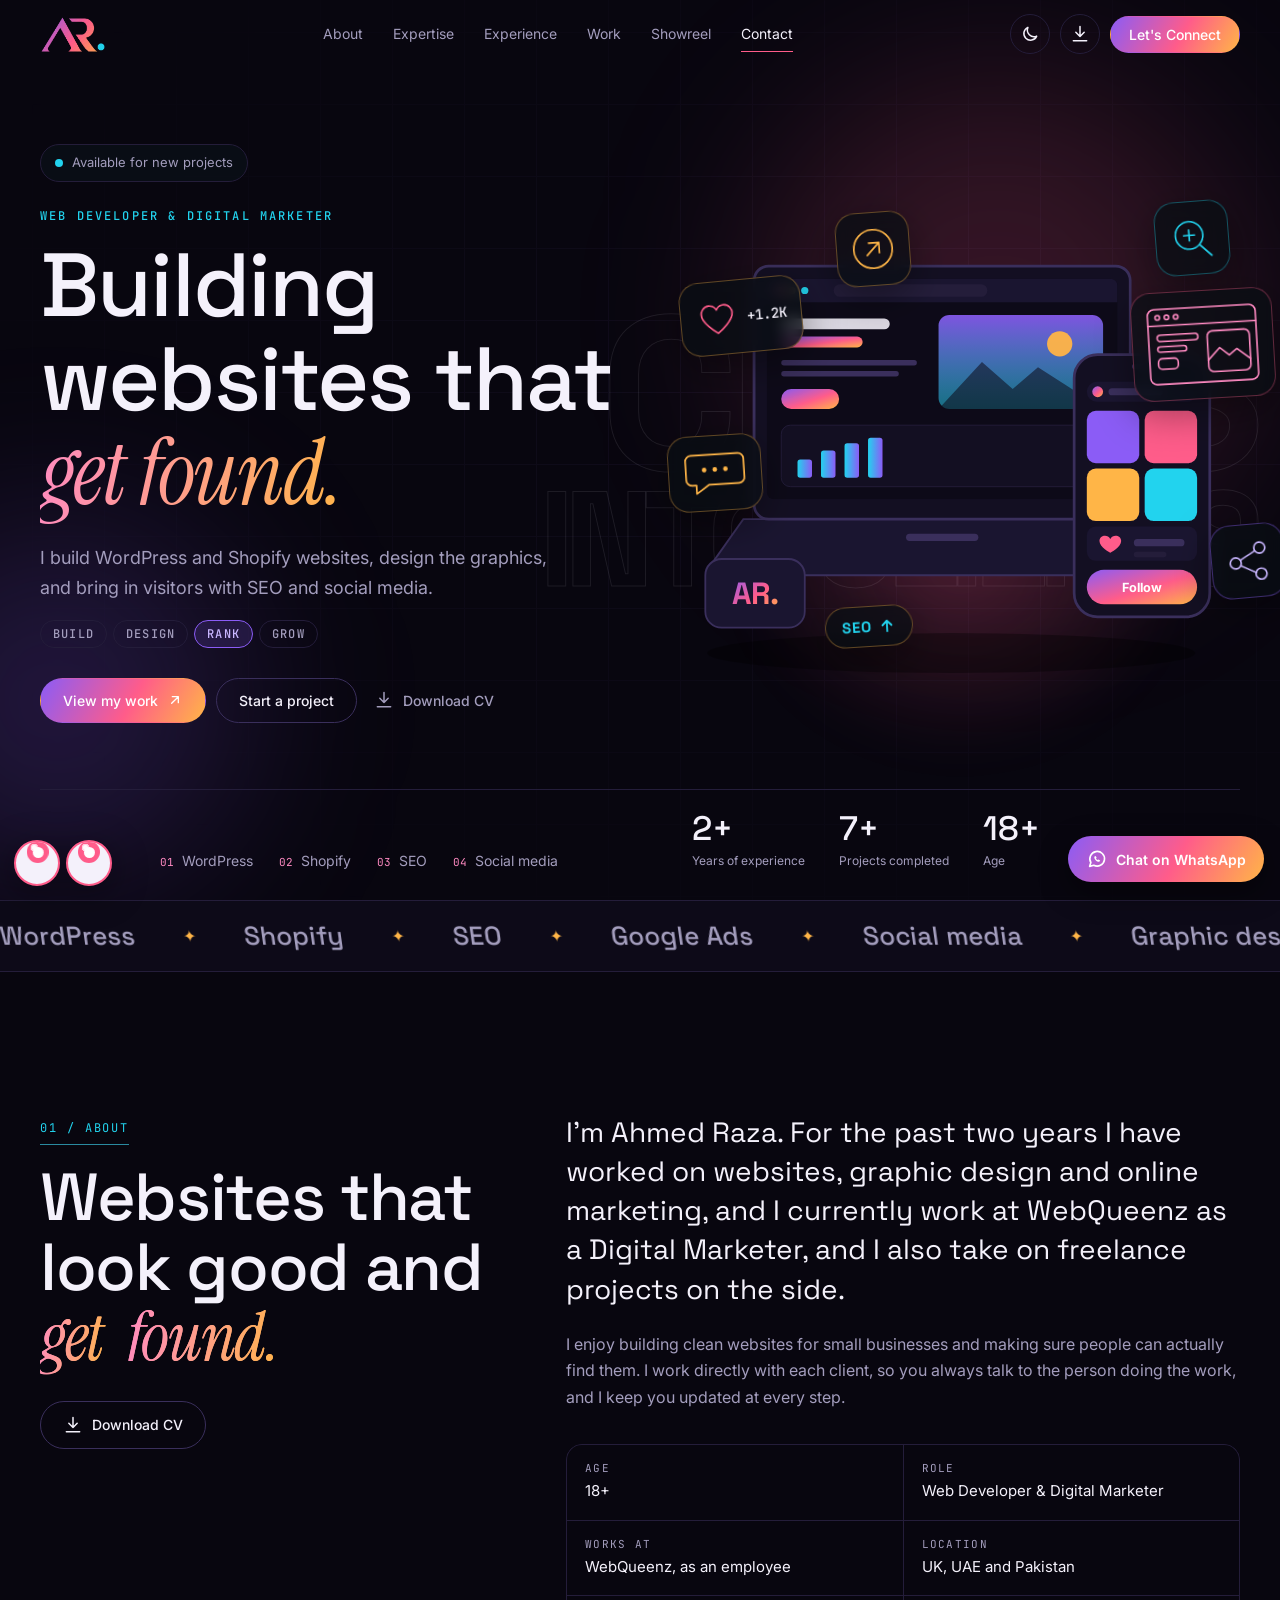
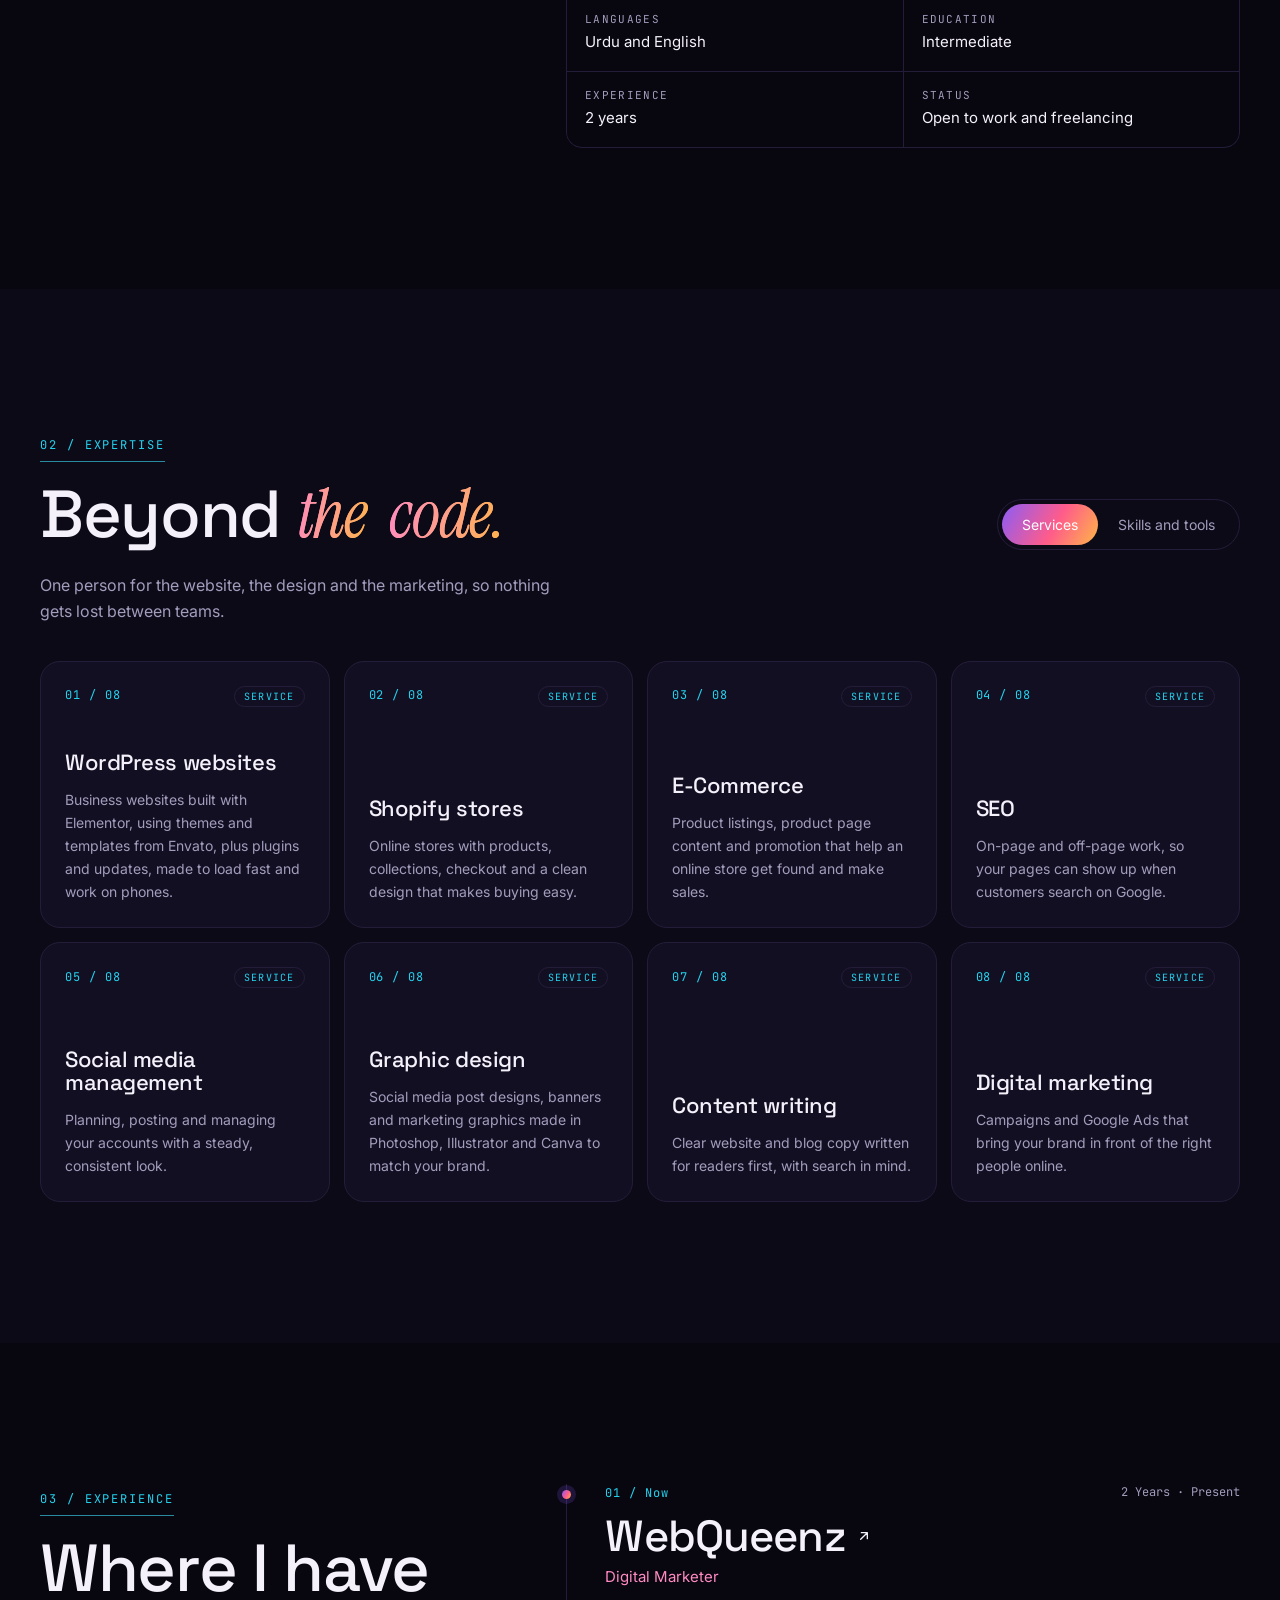
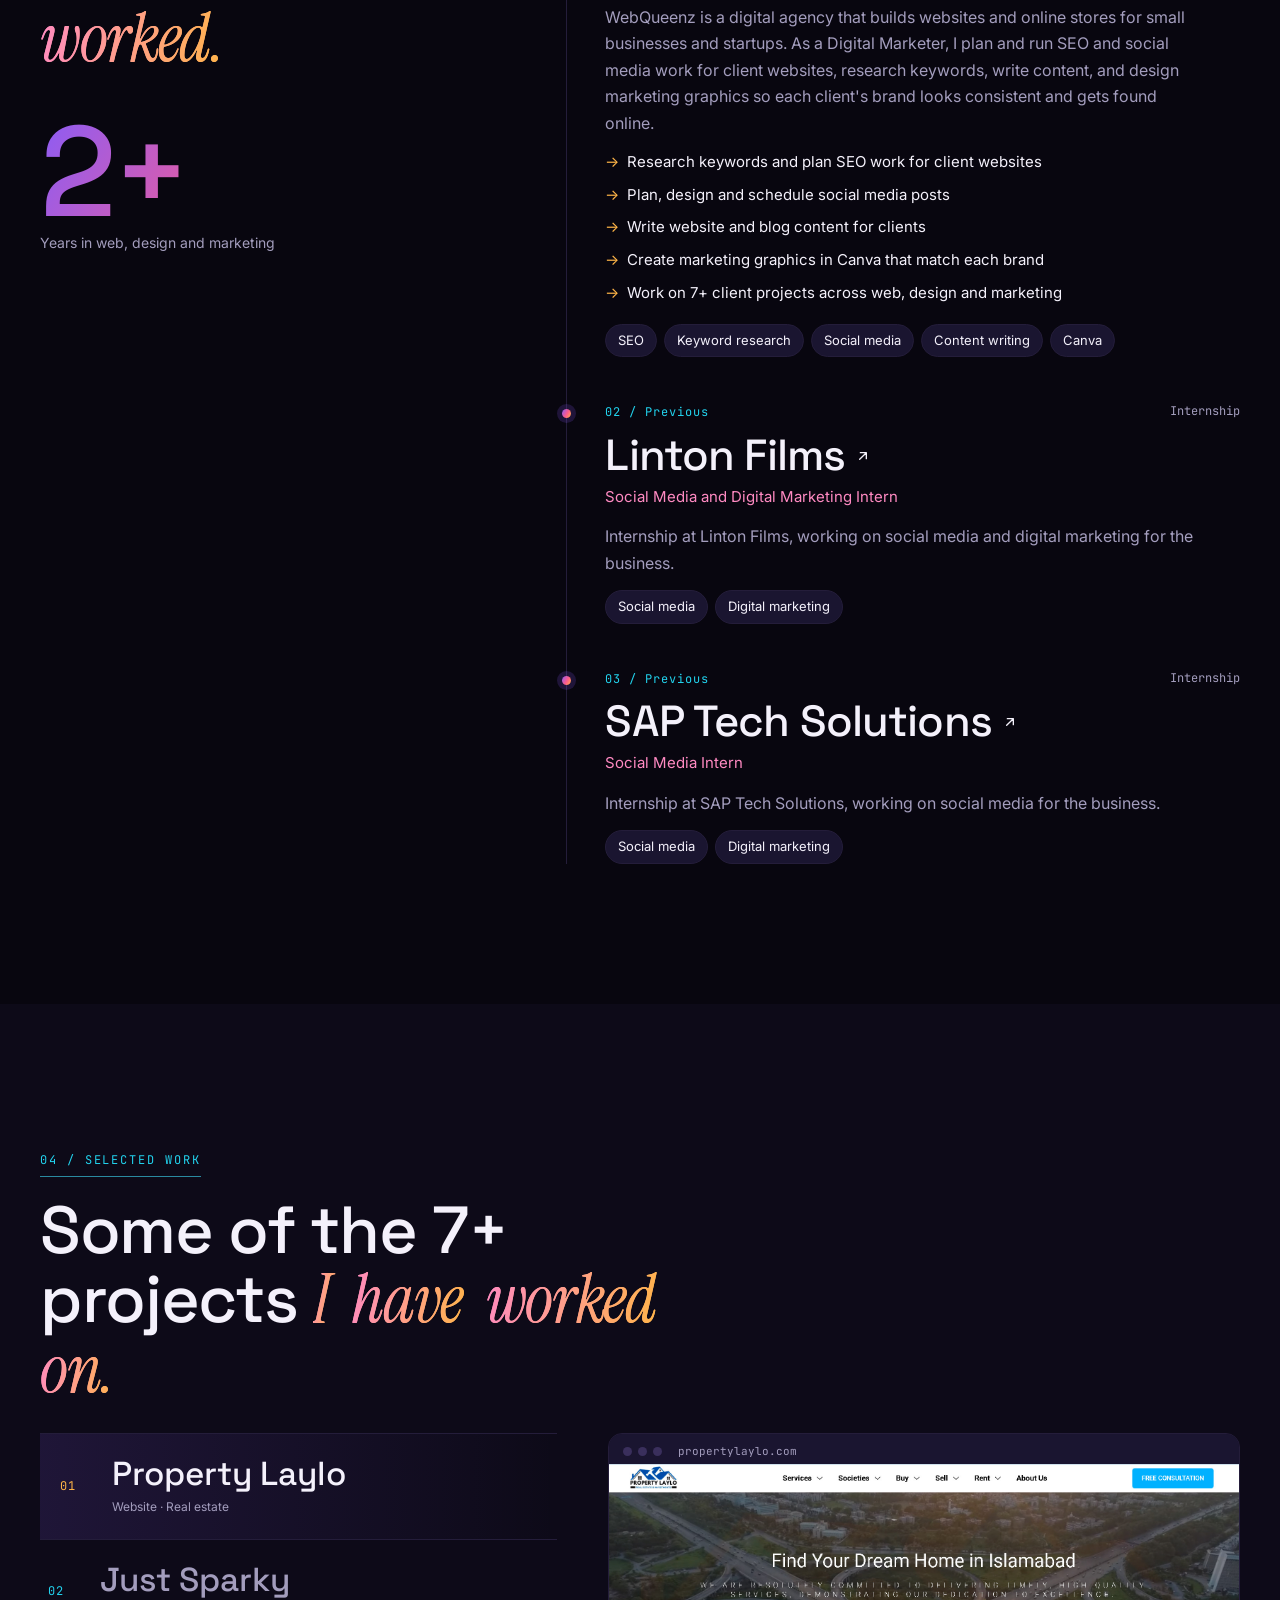
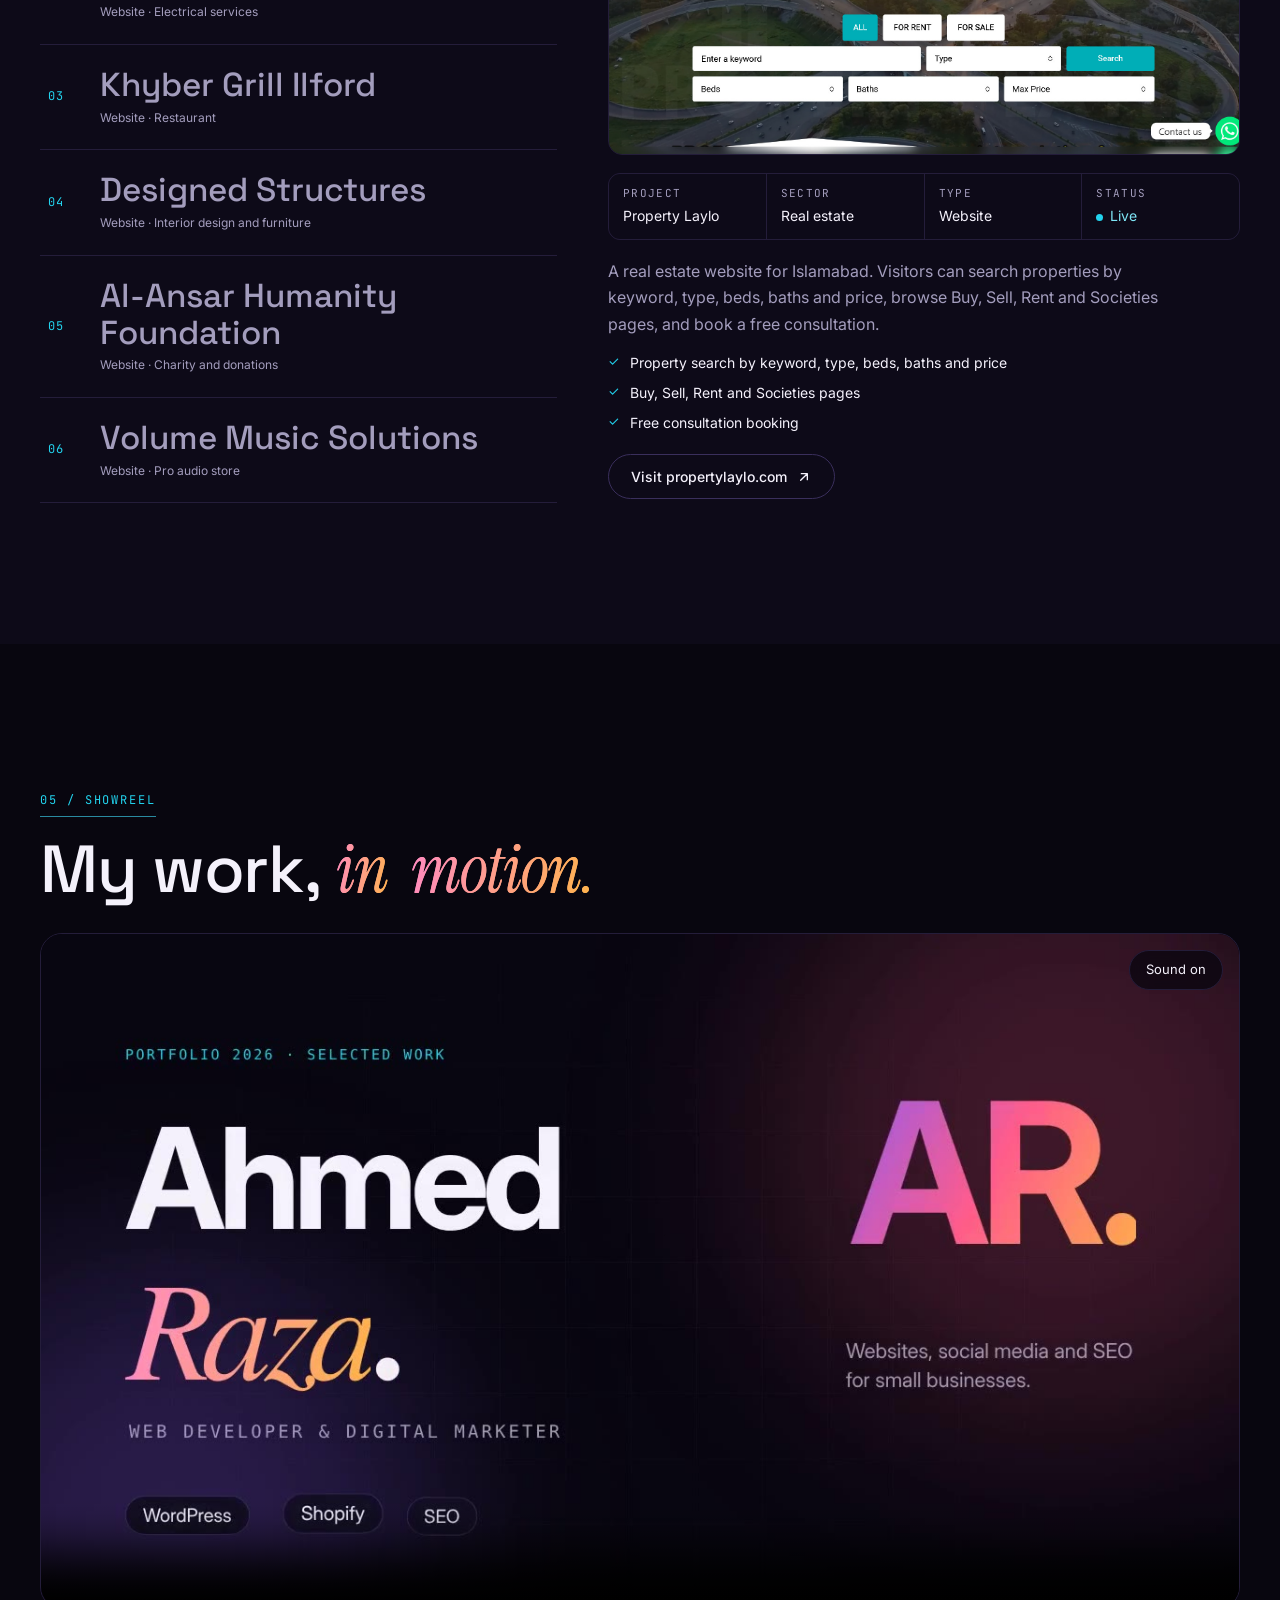
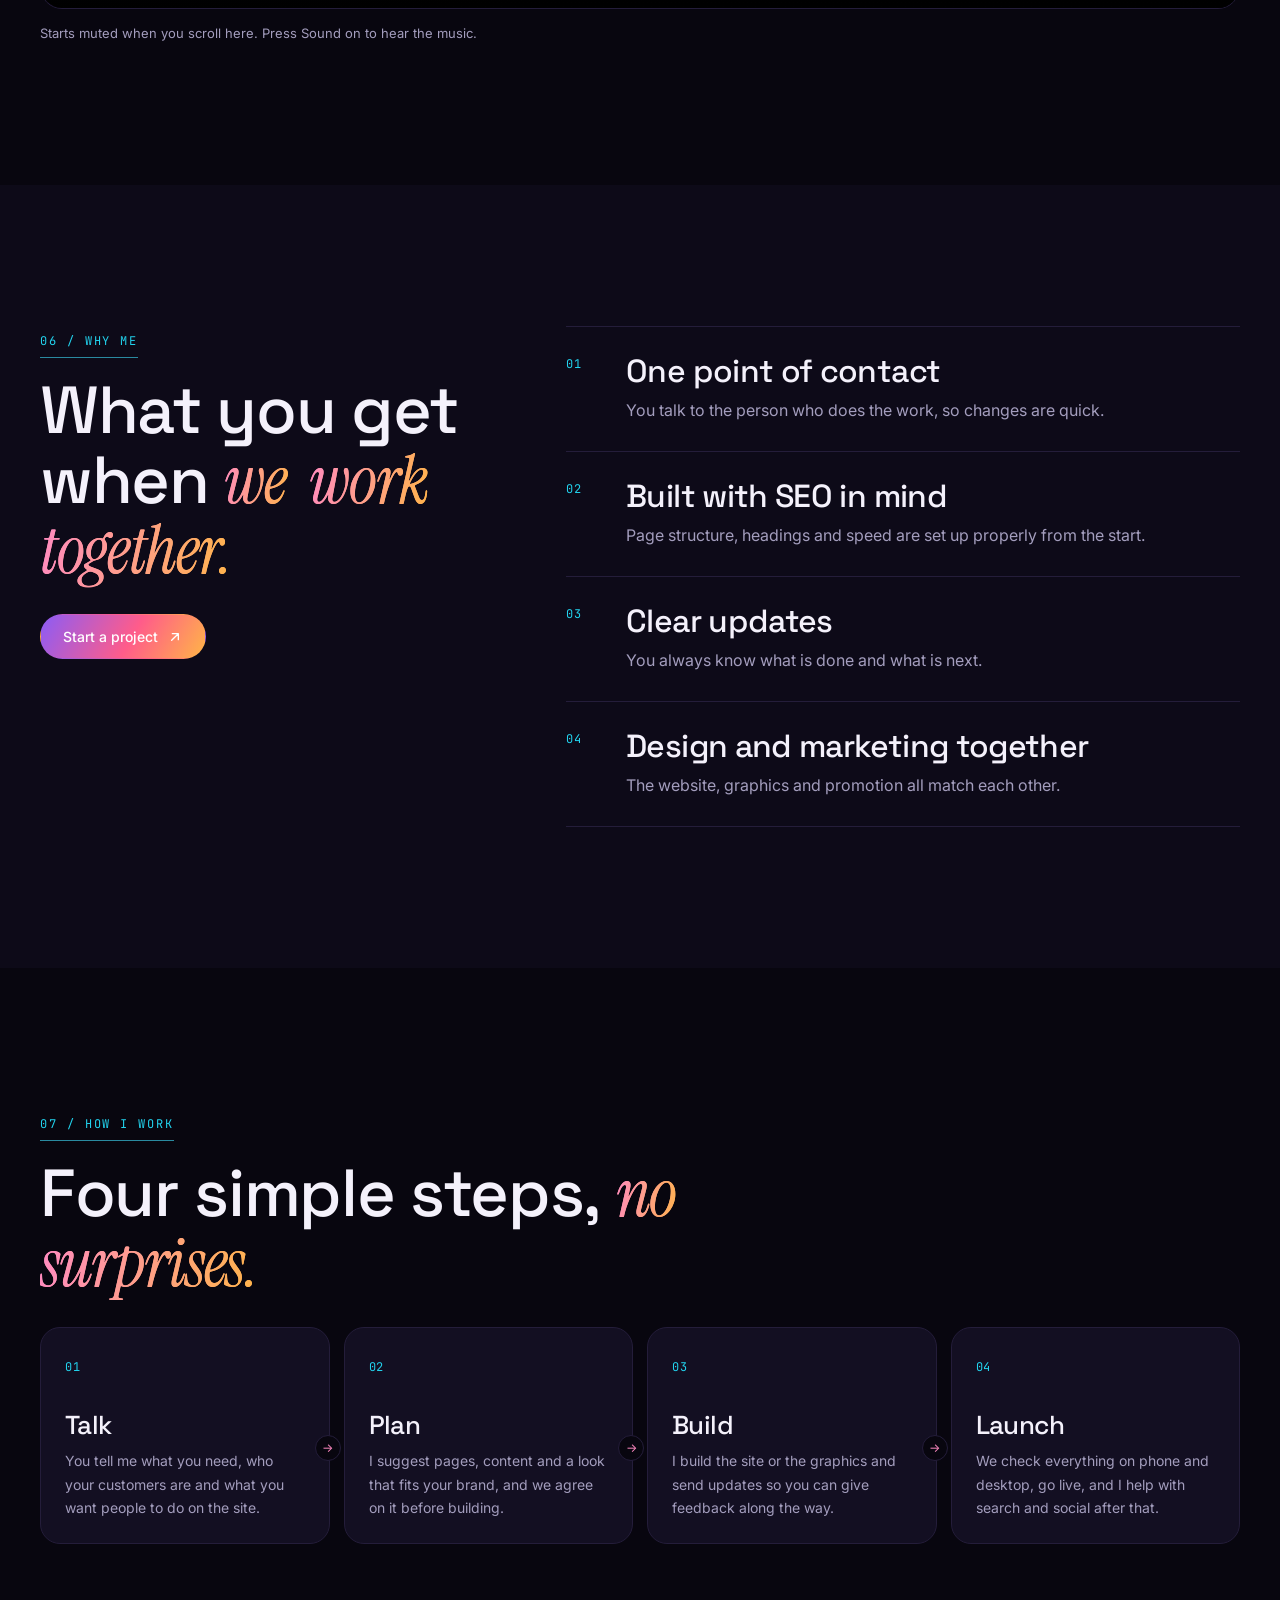
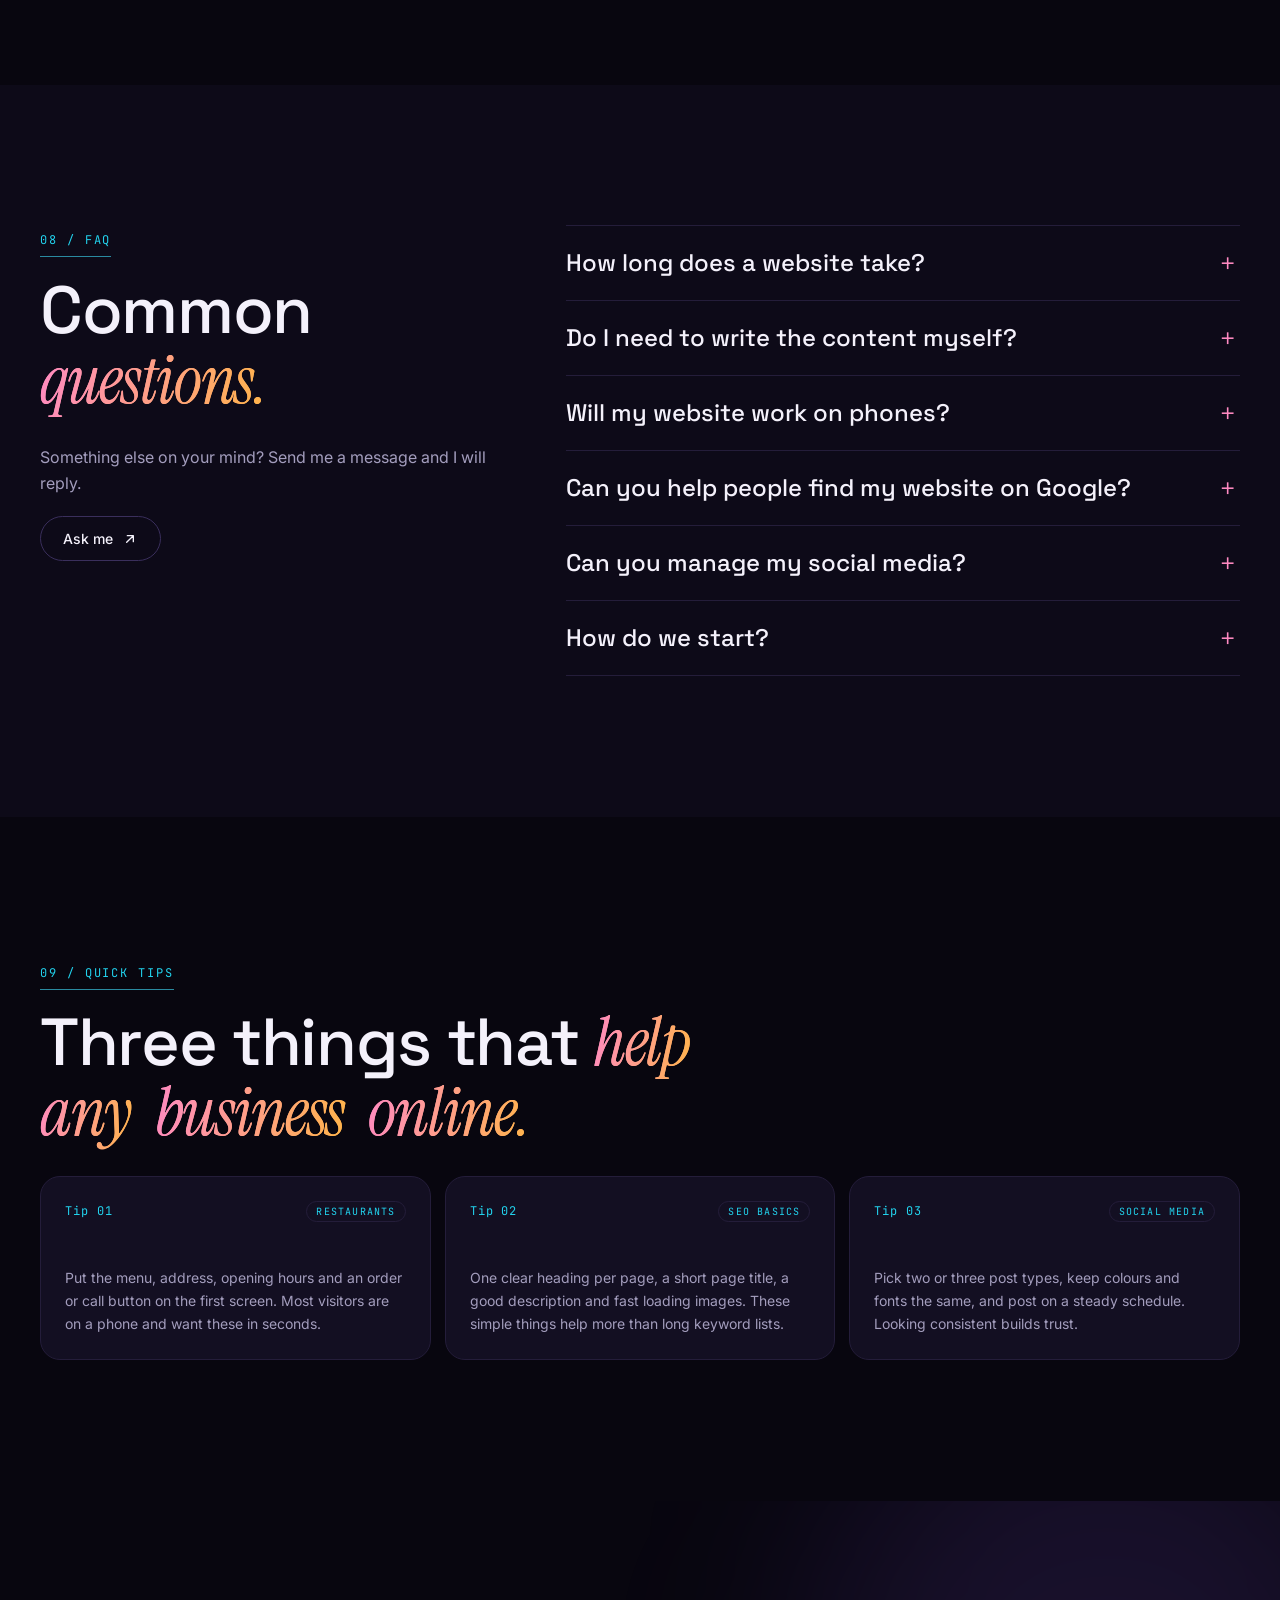
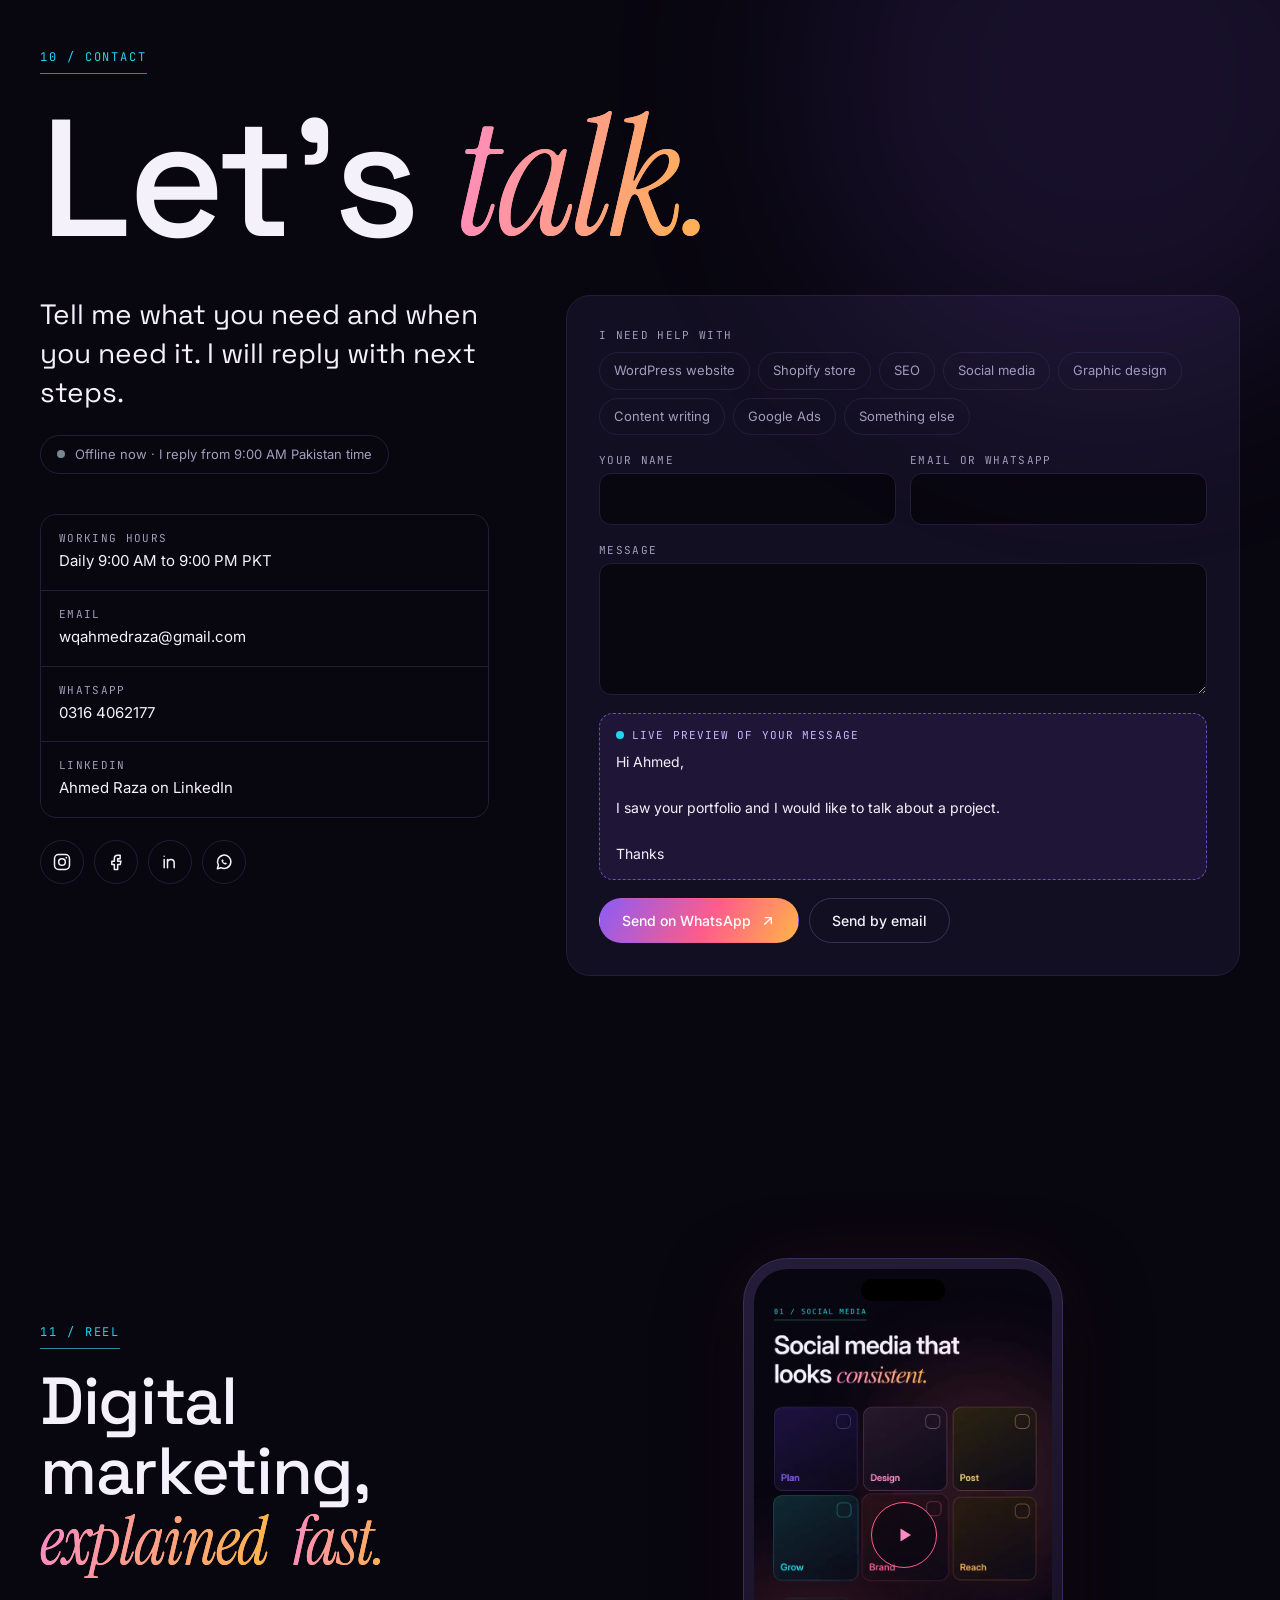
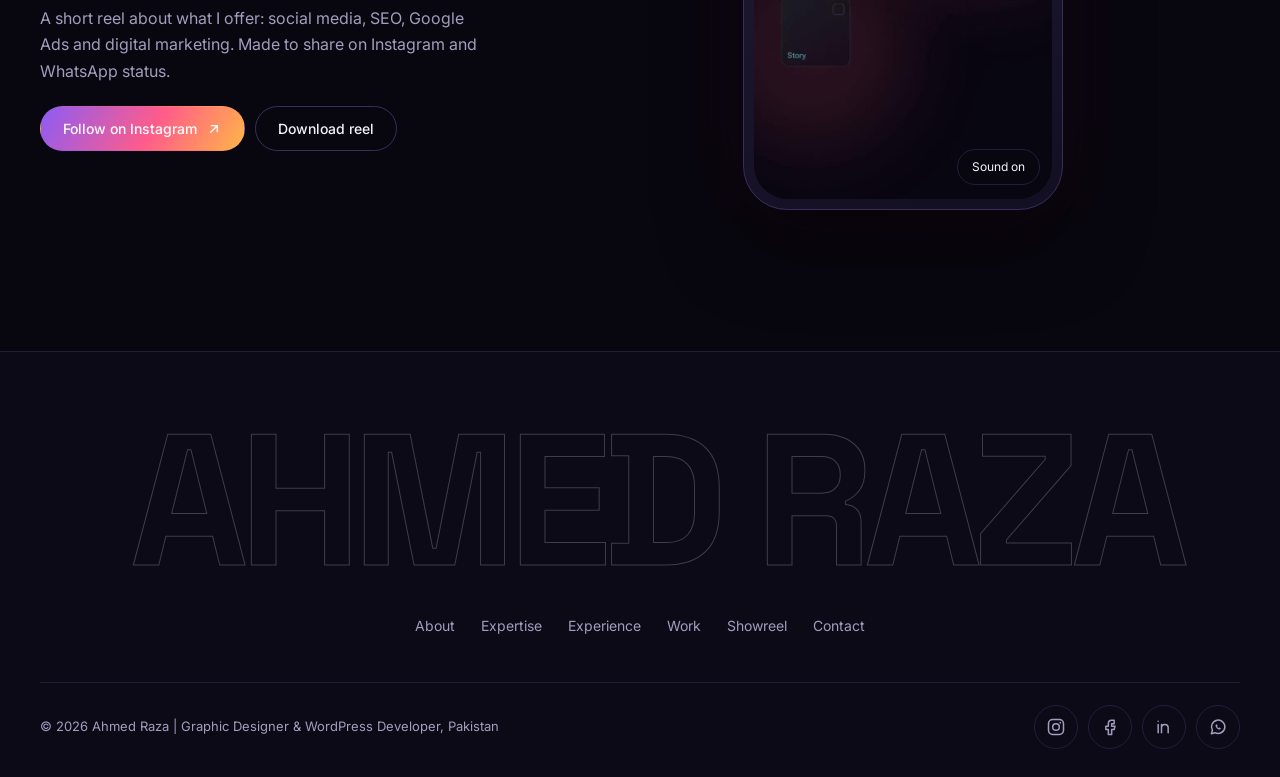
<file: index.html>
<!DOCTYPE html>
<html lang="en">
<head>
<meta charset="utf-8">
<meta name="viewport" content="width=device-width, initial-scale=1, viewport-fit=cover">
<title>Ahmed Raza | Web Developer &amp; Digital Marketer (WordPress, Shopify, SEO)</title>
<meta name="description" content="Ahmed Raza is a web developer and digital marketer. I build WordPress and Shopify websites, design graphics and grow businesses with SEO, Google Ads and social media. Open for freelance projects.">
<meta name="author" content="Ahmed Raza">
<meta name="robots" content="index, follow, max-image-preview:large">
<meta name="theme-color" content="#08060f">
<link rel="canonical" href="https://ahmedraza7865mm-stack.github.io/ahmedraza.io/">
<meta property="og:type" content="website">
<meta property="og:site_name" content="Ahmed Raza">
<meta property="og:locale" content="en_GB">
<meta property="og:title" content="Ahmed Raza | Web Developer &amp; Digital Marketer">
<meta property="og:description" content="WordPress and Shopify websites, graphic design, SEO and social media. See my work and get in touch.">
<meta property="og:url" content="https://ahmedraza7865mm-stack.github.io/ahmedraza.io/">
<meta property="og:image" content="https://ahmedraza7865mm-stack.github.io/ahmedraza.io/assets/images/og-image.jpg">
<meta property="og:image:width" content="1200">
<meta property="og:image:height" content="630">
<meta property="og:image:alt" content="Ahmed Raza, web developer and digital marketer">
<meta name="twitter:card" content="summary_large_image">
<meta name="twitter:title" content="Ahmed Raza | Web Developer &amp; Digital Marketer">
<meta name="twitter:description" content="WordPress and Shopify websites, graphic design, SEO and social media.">
<meta name="twitter:image" content="https://ahmedraza7865mm-stack.github.io/ahmedraza.io/assets/images/og-image.jpg">
<script type="application/ld+json">
{"@context":"https://schema.org","@graph":[{"@type":"WebSite","@id":"https://ahmedraza7865mm-stack.github.io/ahmedraza.io/#website","url":"https://ahmedraza7865mm-stack.github.io/ahmedraza.io/","name":"Ahmed Raza Portfolio","inLanguage":"en"},{"@type":"Person","@id":"https://ahmedraza7865mm-stack.github.io/ahmedraza.io/#person","name":"Ahmed Raza","jobTitle":"Web Developer & Digital Marketer","url":"https://ahmedraza7865mm-stack.github.io/ahmedraza.io/","email":"mailto:wqahmedraza@gmail.com","telephone":"+923164062177","knowsLanguage":["Urdu","English"],"worksFor":{"@type":"Organization","name":"WebQueenz","url":"https://webqueenz.com"},"knowsAbout":["WordPress","Shopify","SEO","Digital marketing","Graphic design","Social media management","Google Ads","Web development"],"sameAs":["https://www.linkedin.com/in/ahmed-raza-44aa26369/","https://www.instagram.com/wqahmed.raza/","https://www.facebook.com/profile.php?id=61595711507706"]}]}
</script>
<script>try{var t=localStorage.getItem("theme");if(t)document.documentElement.setAttribute("data-theme",t)}catch(e){}</script>
<link rel="icon" type="image/png" href="assets/images/favicon.png">
<link rel="apple-touch-icon" href="assets/images/favicon.png">
<link rel="preconnect" href="https://fonts.googleapis.com">
<link rel="preconnect" href="https://fonts.gstatic.com" crossorigin>
<link rel="stylesheet" href="https://fonts.googleapis.com/css2?family=Space+Grotesk:wght@400;500;700&family=Instrument+Serif:ital@0;1&family=Inter:wght@400;500;600&family=JetBrains+Mono:wght@400;500&display=swap">
<link rel="stylesheet" href="css/style.css">
</head>
<body>
<div id="loader" role="status" aria-live="polite" aria-label="Loading">
  <div class="ld-top"><span class="logo" aria-hidden="true"></span><span>PORTFOLIO 2026</span></div>
  <div class="ld-mid"><div class="ld-num"><b id="ldn">0</b><i>%</i></div><div class="ld-bar"><span id="ldb"></span></div><div class="ld-sub" id="lds">Loading</div></div>
  <div class="ld-bot"><span>Web developer</span><span>Digital marketer</span></div>
</div>
<noscript><style>#loader{display:none}</style></noscript>
<script src="js/loader.js"></script>
<div class="progress" id="prog" aria-hidden="true"></div>
<header class="top" id="top">
  <div class="wrap nav">
    <a class="logo" href="#home" aria-label="Ahmed Raza, back to top"></a>
    <nav class="links" aria-label="Main"><a href="#about">About</a><a href="#expertise">Expertise</a><a href="#experience">Experience</a><a href="#work">Work</a><a href="#showreel">Showreel</a><a href="#contact">Contact</a></nav>
    <div class="nav-r">
      <button class="icon-btn" id="theme" type="button" aria-label="Switch to light theme" title="Light / dark"><svg class="sun" width="20" height="20" viewBox="0 0 24 24" fill="none" stroke="currentColor" stroke-width="1.8" stroke-linecap="round" aria-hidden="true"><circle cx="12" cy="12" r="4"/><path d="M12 2v2M12 20v2M4.9 4.9l1.4 1.4M17.7 17.7l1.4 1.4M2 12h2M20 12h2M4.9 19.1l1.4-1.4M17.7 6.3l1.4-1.4"/></svg><svg class="moon" width="20" height="20" viewBox="0 0 24 24" fill="none" stroke="currentColor" stroke-width="1.8" stroke-linecap="round" stroke-linejoin="round" aria-hidden="true"><path d="M20 14.5A8 8 0 0 1 9.5 4a8 8 0 1 0 10.5 10.5z"/></svg></button>
      <a class="icon-btn" href="assets/cv/Ahmed-Raza-CV.pdf" download="Ahmed-Raza-CV.pdf" aria-label="Download CV" title="Download CV"><svg width="20" height="20" viewBox="0 0 24 24" fill="none" stroke="currentColor" stroke-width="1.8" stroke-linecap="round" stroke-linejoin="round" aria-hidden="true"><path d="M12 3v12m0 0l-5-5m5 5l5-5M4 20h16"/></svg></a>
      <a class="btn btn-solid btn-sm" href="#contact">Let's Connect</a>
      <button class="icon-btn menu-btn" id="menu" type="button" aria-label="Open menu" aria-expanded="false" aria-controls="mnav"><svg width="22" height="22" viewBox="0 0 24 24" fill="none" stroke="currentColor" stroke-width="2" stroke-linecap="round" aria-hidden="true"><path d="M4 8h16M4 16h16"/></svg></button>
    </div>
  </div>
  <div class="mnav" id="mnav" hidden><div class="wrap"><a href="#about">About</a><a href="#expertise">Expertise</a><a href="#experience">Experience</a><a href="#work">Work</a><a href="#showreel">Showreel</a><a href="#contact">Contact</a><a class="btn btn-solid" href="#contact">Let's Connect</a></div></div>
</header>
<main id="main">
<section class="hero" id="home">
  <div class="hero-bg" aria-hidden="true"><div class="grid-lines"></div><div class="orb o1"></div><div class="orb o2"></div></div>
  <div class="giant" aria-hidden="true"><span>CLICKS</span><span>INTO CLIENTS</span></div>
  <div class="wrap hero-grid">
    <div class="hero-copy">
      <div class="chip-live"><span class="dot"></span>Available for new projects</div>
      <p class="kicker">Web Developer &amp; Digital Marketer</p>
      <h1>Building websites that <em>get found.</em></h1>
      <p class="lead">I build WordPress and Shopify websites, design the graphics, and bring in visitors with SEO and social media.</p>
      <div class="seq" aria-hidden="true"><span class="on">Build</span><span>Design</span><span>Rank</span><span>Grow</span></div>
      <div class="cta">
        <a class="btn btn-solid" href="#work">View my work <svg class="ar" width="16" height="16" viewBox="0 0 24 24" fill="none" stroke="currentColor" stroke-width="2" stroke-linecap="round" stroke-linejoin="round" aria-hidden="true"><path d="M7 17L17 7M8 7h9v9"/></svg></a>
        <a class="btn btn-line" href="#contact">Start a project</a>
        <a class="btn btn-ghost" id="cv" href="assets/cv/Ahmed-Raza-CV.pdf" download="Ahmed-Raza-CV.pdf"><svg width="20" height="20" viewBox="0 0 24 24" fill="none" stroke="currentColor" stroke-width="1.8" stroke-linecap="round" stroke-linejoin="round" aria-hidden="true"><path d="M12 3v12m0 0l-5-5m5 5l5-5M4 20h16"/></svg>Download CV</a>
      </div>
    </div>
    <div class="hero-art" aria-hidden="true">
      <div class="art-glow"></div>
      <div class="fip" style="left:28%;top:2%;--d:1.4"><div class="fi f1"><svg viewBox="0 0 64 64" width="64" height="64" fill="none" stroke="currentColor" stroke-width="2.4" stroke-linecap="round" stroke-linejoin="round"><circle cx="32" cy="32" r="28"/><path d="M23 41l18-18M26 23h15v15"/></svg></div></div>
      <div class="fip" style="left:0%;top:14%;--d:1.8"><div class="fi f2 heart"><svg viewBox="0 0 64 64" width="58" height="58" fill="none" stroke="currentColor" stroke-width="2.4" stroke-linecap="round" stroke-linejoin="round"><path d="M32 54C10 38 6 26 12 18c6-8 17-5 20 2 3-7 14-10 20-2 6 8 2 20-20 36z"/></svg><b>+1.2K</b></div></div>
      <div class="fip" style="left:-2%;top:42%;--d:1.2"><div class="fi f3 chat"><svg viewBox="0 0 90 64" width="92" height="66" fill="none" stroke="currentColor" stroke-width="2.4" stroke-linecap="round" stroke-linejoin="round"><path d="M12 6h66a8 8 0 0 1 8 8v26a8 8 0 0 1-8 8H36L18 60V48h-6a8 8 0 0 1-8-8V14a8 8 0 0 1 8-8z"/><circle class="td1" cx="30" cy="27" r="3.2" fill="currentColor" stroke="none"/><circle class="td2" cx="45" cy="27" r="3.2" fill="currentColor" stroke="none"/><circle class="td3" cx="60" cy="27" r="3.2" fill="currentColor" stroke="none"/></svg></div></div>
      <div class="fip" style="right:2%;top:0%;--d:1.5"><div class="fi f5"><svg viewBox="0 0 64 64" width="62" height="62" fill="none" stroke="currentColor" stroke-width="2.4" stroke-linecap="round" stroke-linejoin="round"><circle cx="28" cy="28" r="20"/><path d="M43 43l16 16M20 28h16M28 20v16"/></svg></div></div>
      <div class="fip" style="right:-6%;top:16%;--d:1.1"><div class="fi f6"><svg viewBox="0 0 170 120" width="160" height="113" fill="none" stroke="currentColor" stroke-width="2.4" stroke-linecap="round" stroke-linejoin="round"><rect x="3" y="3" width="164" height="114" rx="10"/><path d="M3 28h164"/><circle cx="18" cy="15.5" r="3.5"/><circle cx="32" cy="15.5" r="3.5"/><circle cx="46" cy="15.5" r="3.5"/><rect x="16" y="42" width="62" height="10" rx="5"/><rect x="16" y="60" width="44" height="8" rx="4"/><rect x="16" y="78" width="30" height="16" rx="6"/><rect x="92" y="40" width="64" height="62" rx="8"/><path d="M92 84l18-18 14 12 12-9 20 16"/></svg></div></div>
      <div class="fip" style="right:-8%;top:58%;--d:1.7"><div class="fi f7"><svg viewBox="0 0 64 64" width="58" height="58" fill="none" stroke="currentColor" stroke-width="2.4" stroke-linecap="round" stroke-linejoin="round"><circle cx="14" cy="34" r="8"/><circle cx="50" cy="14" r="8"/><circle cx="50" cy="52" r="8"/><path d="M21 30l22-12M21 38l22 12"/></svg></div></div>
      <div class="fip" style="left:26%;bottom:20%;--d:1.2"><div class="fi f9 seo"><span>SEO</span><svg viewBox="0 0 24 24" width="18" height="18" fill="none" stroke="currentColor" stroke-width="2.4" stroke-linecap="round" stroke-linejoin="round"><path d="M12 19V6M6 11l6-6 6 6"/></svg></div></div>
      <svg class="hero-person" viewBox="0 0 620 540" role="img" aria-label="Illustration of a laptop showing a website, a phone with social posts and a growth chart" xmlns="http://www.w3.org/2000/svg">
<defs>
<linearGradient id="g1" x1="0" y1="0" x2="1" y2="1"><stop offset="0" stop-color="#8b5cf6"/><stop offset=".55" stop-color="#ff5c8a"/><stop offset="1" stop-color="#ffb547"/></linearGradient>
<linearGradient id="g2" x1="0" y1="0" x2="0" y2="1"><stop offset="0" stop-color="#8b5cf6" stop-opacity=".9"/><stop offset="1" stop-color="#22d3ee" stop-opacity=".5"/></linearGradient>
<linearGradient id="g3" x1="0" y1="0" x2="1" y2="0"><stop offset="0" stop-color="#22d3ee"/><stop offset="1" stop-color="#8b5cf6"/></linearGradient>
<clipPath id="scr"><rect x="96" y="86" width="388" height="244" rx="8"/></clipPath>
</defs>
<ellipse cx="300" cy="500" rx="270" ry="22" fill="#000" opacity=".35"/>
<!-- laptop -->
<path d="M70 352h440l34 48c4 6 0 14-8 14H44c-8 0-12-8-8-14z" fill="#1a1530" stroke="#3a2f5c" stroke-width="2"/>
<rect x="250" y="368" width="80" height="8" rx="4" fill="#3a2f5c"/>
<rect x="82" y="72" width="416" height="280" rx="16" fill="#130f22" stroke="#3a2f5c" stroke-width="3"/>
<g clip-path="url(#scr)">
<rect x="96" y="86" width="388" height="244" fill="#0d0a18"/>
<rect x="96" y="86" width="388" height="26" fill="#1a1530"/>
<circle cx="110" cy="99" r="4" fill="#ff5c8a"/><circle cx="124" cy="99" r="4" fill="#ffb547"/><circle cx="138" cy="99" r="4" fill="#22d3ee"/>
<rect x="170" y="92" width="170" height="14" rx="7" fill="#241d3a"/>
<rect x="112" y="130" width="120" height="12" rx="6" fill="#f4f1fb" opacity=".9"/>
<rect x="112" y="150" width="90" height="12" rx="6" fill="url(#g1)"/>
<rect x="112" y="176" width="150" height="6" rx="3" fill="#3a2f5c"/><rect x="112" y="188" width="130" height="6" rx="3" fill="#3a2f5c"/>
<rect x="112" y="208" width="64" height="22" rx="11" fill="url(#g1)"/>
<rect x="286" y="126" width="182" height="104" rx="12" fill="url(#g2)"/>
<circle cx="420" cy="158" r="14" fill="#ffb547" opacity=".95"/>
<path d="M286 230l48-52 34 30 28-24 72 46z" fill="#0d0a18" opacity=".55"/>
<rect x="112" y="248" width="356" height="68" rx="10" fill="#130f22" stroke="#241d3a"/>
<g fill="url(#g3)"><rect class="bar b1" x="130" y="286" width="16" height="20" rx="3"/><rect class="bar b2" x="156" y="276" width="16" height="30" rx="3"/><rect class="bar b3" x="182" y="268" width="16" height="38" rx="3"/><rect class="bar b4" x="208" y="262" width="16" height="44" rx="3"/></g>
<path class="trend" d="M250 296l40-12 36 6 44-26 56-6 34-14" fill="none" stroke="#ffb547" stroke-width="3" stroke-linecap="round" stroke-linejoin="round" pathLength="1"/>
<circle class="tdot" cx="460" cy="258" r="5" fill="#ffb547"/>
</g>
<!-- phone -->
<g class="phone-g"><rect x="436" y="170" width="150" height="290" rx="26" fill="#130f22" stroke="#3a2f5c" stroke-width="3"/>
<rect x="500" y="180" width="22" height="6" rx="3" fill="#3a2f5c"/>
<rect x="450" y="200" width="122" height="22" rx="11" fill="#1a1530"/><circle cx="462" cy="211" r="6" fill="url(#g1)"/><rect x="474" y="207" width="60" height="8" rx="4" fill="#3a2f5c"/>
<rect x="450" y="232" width="58" height="58" rx="10" fill="#8b5cf6"/><rect x="514" y="232" width="58" height="58" rx="10" fill="#ff5c8a"/>
<rect x="450" y="296" width="58" height="58" rx="10" fill="#ffb547"/><rect x="514" y="296" width="58" height="58" rx="10" fill="#22d3ee"/>
<rect x="450" y="360" width="122" height="38" rx="10" fill="#1a1530"/>
<path d="M468 380c0-6 9-8 12-2 3-6 12-4 12 2 0 7-12 13-12 13s-12-6-12-13z" fill="#ff5c8a" transform="translate(-4 -4)"/>
<rect x="502" y="374" width="56" height="8" rx="4" fill="#3a2f5c"/><rect x="502" y="388" width="36" height="6" rx="3" fill="#241d3a"/>
<rect x="450" y="408" width="122" height="38" rx="19" fill="url(#g1)"/><text x="511" y="432" text-anchor="middle" font-family="Inter,sans-serif" font-size="14" font-weight="700" fill="#fff">Follow</text></g>
<!-- logo badge -->
<g transform="translate(28 396)"><rect width="110" height="76" rx="18" fill="#1a1530" stroke="#3a2f5c" stroke-width="2"/><text x="55" y="50" text-anchor="middle" font-family="Space Grotesk,Inter,sans-serif" font-size="34" font-weight="700" fill="url(#g1)">AR.</text></g>
</svg>
    </div>
  </div>
  <div class="wrap hero-foot">
    <ul class="points"><li><b>01</b>WordPress</li><li><b>02</b>Shopify</li><li><b>03</b>SEO</li><li><b>04</b>Social media</li></ul>
    <div class="stats"><div><strong data-count="2" data-suffix="+">2+</strong><span>Years of experience</span></div><div><strong data-count="7" data-suffix="+">7+</strong><span>Projects completed</span></div><div><strong data-count="18" data-suffix="+">18+</strong><span>Age</span></div></div>
  </div>
</section>
<div class="marquee" aria-hidden="true"><div class="mq"><span>WordPress</span><span>Shopify</span><span>SEO</span><span>Google Ads</span><span>Social media</span><span>Graphic design</span><span>Content writing</span><span>E-Commerce</span><span>WordPress</span><span>Shopify</span><span>SEO</span><span>Google Ads</span><span>Social media</span><span>Graphic design</span><span>Content writing</span><span>E-Commerce</span></div></div>

<section class="section" id="about">
  <div class="wrap two">
    <div class="sticky"><div class="sec-label"><span>01 / About</span></div>
      <h2 class="h2">Websites that look good and <em>get found.</em></h2>
      <a class="btn btn-line" href="assets/cv/Ahmed-Raza-CV.pdf" download="Ahmed-Raza-CV.pdf"><svg width="20" height="20" viewBox="0 0 24 24" fill="none" stroke="currentColor" stroke-width="1.8" stroke-linecap="round" stroke-linejoin="round" aria-hidden="true"><path d="M12 3v12m0 0l-5-5m5 5l5-5M4 20h16"/></svg>Download CV</a></div>
    <div>
      <p class="big">I'm Ahmed Raza. For the past two years I have worked on websites, graphic design and online marketing, and I currently work at WebQueenz as a Digital Marketer, and I also take on freelance projects on the side.</p>
      <p class="mut">I enjoy building clean websites for small businesses and making sure people can actually find them. I work directly with each client, so you always talk to the person doing the work, and I keep you updated at every step.</p>
      <dl class="facts">
        <div><dt>Age</dt><dd>18+</dd></div><div><dt>Role</dt><dd>Web Developer &amp; Digital Marketer</dd></div>
        <div><dt>Works at</dt><dd>WebQueenz, as an employee</dd></div><div><dt>Location</dt><dd>UK, UAE and Pakistan</dd></div>
        <div><dt>Languages</dt><dd>Urdu and English</dd></div><div><dt>Education</dt><dd>Intermediate</dd></div>
        <div><dt>Experience</dt><dd>2 years</dd></div><div><dt>Status</dt><dd>Open to work and freelancing</dd></div>
      </dl>
    </div>
  </div>
</section>

<section class="section alt" id="expertise">
  <div class="wrap">
    <div class="sec-label"><span>02 / Expertise</span></div>
    <div class="head-row"><h2 class="h2">Beyond <em>the code.</em></h2>
      <div class="toggle" role="tablist" aria-label="Expertise view"><button type="button" role="tab" class="on" data-t="svc" aria-selected="true">Services</button><button type="button" role="tab" data-t="skl" aria-selected="false">Skills and tools</button></div></div>
    <p class="mut lead2">One person for the website, the design and the marketing, so nothing gets lost between teams.</p>
    <div class="cards" id="t-svc"><article class="card spot" data-i="01"><div class="card-top"><span class="num">01 / 08</span><span class="tag">Service</span></div><h3>WordPress websites</h3><p>Business websites built with Elementor, using themes and templates from Envato, plus plugins and updates, made to load fast and work on phones.</p></article><article class="card spot" data-i="02"><div class="card-top"><span class="num">02 / 08</span><span class="tag">Service</span></div><h3>Shopify stores</h3><p>Online stores with products, collections, checkout and a clean design that makes buying easy.</p></article><article class="card spot" data-i="03"><div class="card-top"><span class="num">03 / 08</span><span class="tag">Service</span></div><h3>E-Commerce</h3><p>Product listings, product page content and promotion that help an online store get found and make sales.</p></article><article class="card spot" data-i="04"><div class="card-top"><span class="num">04 / 08</span><span class="tag">Service</span></div><h3>SEO</h3><p>On-page and off-page work, so your pages can show up when customers search on Google.</p></article><article class="card spot" data-i="05"><div class="card-top"><span class="num">05 / 08</span><span class="tag">Service</span></div><h3>Social media management</h3><p>Planning, posting and managing your accounts with a steady, consistent look.</p></article><article class="card spot" data-i="06"><div class="card-top"><span class="num">06 / 08</span><span class="tag">Service</span></div><h3>Graphic design</h3><p>Social media post designs, banners and marketing graphics made in Photoshop, Illustrator and Canva to match your brand.</p></article><article class="card spot" data-i="07"><div class="card-top"><span class="num">07 / 08</span><span class="tag">Service</span></div><h3>Content writing</h3><p>Clear website and blog copy written for readers first, with search in mind.</p></article><article class="card spot" data-i="08"><div class="card-top"><span class="num">08 / 08</span><span class="tag">Service</span></div><h3>Digital marketing</h3><p>Campaigns and Google Ads that bring your brand in front of the right people online.</p></article></div>
    <div class="cards c4" id="t-skl" hidden><div class="card spot"><div class="card-top"><span class="num">01 / 04</span><span class="tag">Skills</span></div><h3>Design</h3><div class="pills"><span>Graphic design</span><span>Post designing</span><span>Photoshop</span><span>Illustrator</span><span>Canva</span></div></div><div class="card spot"><div class="card-top"><span class="num">02 / 04</span><span class="tag">Skills</span></div><h3>Web</h3><div class="pills"><span>Web development</span><span>WordPress</span><span>Elementor</span><span>Envato</span><span>Shopify</span></div></div><div class="card spot"><div class="card-top"><span class="num">03 / 04</span><span class="tag">Skills</span></div><h3>Marketing</h3><div class="pills"><span>SEO</span><span>Digital marketing</span><span>Google Ads</span><span>Social media management</span></div></div><div class="card spot"><div class="card-top"><span class="num">04 / 04</span><span class="tag">Skills</span></div><h3>Content and office</h3><div class="pills"><span>Content writing</span><span>Blog writing</span><span>MS Excel</span><span>MS Word</span></div></div></div>
  </div>
</section>

<section class="section" id="experience">
  <div class="wrap two">
    <div class="sticky"><div class="sec-label"><span>03 / Experience</span></div>
      <h2 class="h2">Where I have <em>worked.</em></h2>
      <div class="bigstat"><strong data-count="2" data-suffix="+">2+</strong><span>Years in web, design and marketing</span></div></div>
    <ol class="timeline">
      <li class="tl"><div class="tl-h"><span class="num">01 / Now</span><span class="when">2 Years · Present</span></div>
        <h3><a href="https://webqueenz.com" target="_blank" rel="noopener">WebQueenz <svg class="ar" width="16" height="16" viewBox="0 0 24 24" fill="none" stroke="currentColor" stroke-width="2" stroke-linecap="round" stroke-linejoin="round" aria-hidden="true"><path d="M7 17L17 7M8 7h9v9"/></svg></a></h3><div class="role">Digital Marketer</div>
        <p>WebQueenz is a digital agency that builds websites and online stores for small businesses and startups. As a Digital Marketer, I plan and run SEO and social media work for client websites, research keywords, write content, and design marketing graphics so each client's brand looks consistent and gets found online.</p>
        <ul class="dos"><li>Research keywords and plan SEO work for client websites</li><li>Plan, design and schedule social media posts</li><li>Write website and blog content for clients</li><li>Create marketing graphics in Canva that match each brand</li><li>Work on 7+ client projects across web, design and marketing</li></ul>
        <div class="pills"><span>SEO</span><span>Keyword research</span><span>Social media</span><span>Content writing</span><span>Canva</span></div></li>
      <li class="tl"><div class="tl-h"><span class="num">02 / Previous</span><span class="when">Internship</span></div>
        <h3><a href="https://lintonfilms.co.uk/" target="_blank" rel="noopener">Linton Films <svg class="ar" width="16" height="16" viewBox="0 0 24 24" fill="none" stroke="currentColor" stroke-width="2" stroke-linecap="round" stroke-linejoin="round" aria-hidden="true"><path d="M7 17L17 7M8 7h9v9"/></svg></a></h3><div class="role">Social Media and Digital Marketing Intern</div>
        <p>Internship at Linton Films, working on social media and digital marketing for the business.</p>
        <div class="pills"><span>Social media</span><span>Digital marketing</span></div></li>
      <li class="tl"><div class="tl-h"><span class="num">03 / Previous</span><span class="when">Internship</span></div>
        <h3><a href="https://saptechsolutions.co.uk/" target="_blank" rel="noopener">SAP Tech Solutions <svg class="ar" width="16" height="16" viewBox="0 0 24 24" fill="none" stroke="currentColor" stroke-width="2" stroke-linecap="round" stroke-linejoin="round" aria-hidden="true"><path d="M7 17L17 7M8 7h9v9"/></svg></a></h3><div class="role">Social Media Intern</div>
        <p>Internship at SAP Tech Solutions, working on social media for the business.</p>
        <div class="pills"><span>Social media</span><span>Digital marketing</span></div></li>
    </ol>
  </div>
</section>

<section class="section alt" id="work">
  <div class="wrap">
    <div class="sec-label"><span>04 / Selected work</span></div>
    <h2 class="h2">Some of the 7+ projects <em>I have worked on.</em></h2>
    <div class="work">
      <ul class="wlist" role="list"><li><button type="button" class="wi on" data-p="0" aria-pressed="true"><span class="num">01</span><span class="wt">Property Laylo</span><span class="wk">Website · Real estate</span></button></li><li><button type="button" class="wi" data-p="1" aria-pressed="false"><span class="num">02</span><span class="wt">Just Sparky</span><span class="wk">Website · Electrical services</span></button></li><li><button type="button" class="wi" data-p="2" aria-pressed="false"><span class="num">03</span><span class="wt">Khyber Grill Ilford</span><span class="wk">Website · Restaurant</span></button></li><li><button type="button" class="wi" data-p="3" aria-pressed="false"><span class="num">04</span><span class="wt">Designed Structures</span><span class="wk">Website · Interior design and furniture</span></button></li><li><button type="button" class="wi" data-p="4" aria-pressed="false"><span class="num">05</span><span class="wt">Al-Ansar Humanity Foundation</span><span class="wk">Website · Charity and donations</span></button></li><li><button type="button" class="wi" data-p="5" aria-pressed="false"><span class="num">06</span><span class="wt">Volume Music Solutions</span><span class="wk">Website · Pro audio store</span></button></li></ul>
      <div class="wdetail" aria-live="polite"><article class="wp on" data-p="0" aria-hidden="false">
<a class="wshot" href="https://propertylaylo.com" target="_blank" rel="noopener" aria-label="Open Property Laylo (propertylaylo.com)"><div class="bar"><i></i><i></i><i></i><span>propertylaylo.com</span></div><img src="assets/images/project-property-laylo.jpg" alt="Property Laylo home page" width="1886" height="852" loading="lazy" decoding="async"></a>
<dl class="insp"><div><dt>Project</dt><dd>Property Laylo</dd></div><div><dt>Sector</dt><dd>Real estate</dd></div><div><dt>Type</dt><dd>Website</dd></div><div><dt>Status</dt><dd><span class="live">Live</span></dd></div></dl>
<p class="wdesc">A real estate website for Islamabad. Visitors can search properties by keyword, type, beds, baths and price, browse Buy, Sell, Rent and Societies pages, and book a free consultation.</p><ul class="feat"><li>Property search by keyword, type, beds, baths and price</li><li>Buy, Sell, Rent and Societies pages</li><li>Free consultation booking</li></ul>
<a class="btn btn-line" href="https://propertylaylo.com" target="_blank" rel="noopener">Visit propertylaylo.com <svg class="ar" width="16" height="16" viewBox="0 0 24 24" fill="none" stroke="currentColor" stroke-width="2" stroke-linecap="round" stroke-linejoin="round" aria-hidden="true"><path d="M7 17L17 7M8 7h9v9"/></svg></a></article><article class="wp" data-p="1" aria-hidden="true">
<a class="wshot" href="https://justsparky.co.uk/" target="_blank" rel="noopener" aria-label="Open Just Sparky (justsparky.co.uk)"><div class="bar"><i></i><i></i><i></i><span>justsparky.co.uk</span></div><img src="assets/images/project-just-sparky.jpg" alt="Just Sparky home page" width="1890" height="854" loading="lazy" decoding="async"></a>
<dl class="insp"><div><dt>Project</dt><dd>Just Sparky</dd></div><div><dt>Sector</dt><dd>Electrical services</dd></div><div><dt>Type</dt><dd>Website</dd></div><div><dt>Status</dt><dd><span class="live">Live</span></dd></div></dl>
<p class="wdesc">A website for a London electrical contractor. It covers EICR and PAT testing, emergency lighting tests, pricing plans, an FAQ, and quote requests through WhatsApp.</p><ul class="feat"><li>EICR and PAT testing and emergency lighting tests</li><li>Pricing plans and an FAQ</li><li>Quote requests through WhatsApp</li></ul>
<a class="btn btn-line" href="https://justsparky.co.uk/" target="_blank" rel="noopener">Visit justsparky.co.uk <svg class="ar" width="16" height="16" viewBox="0 0 24 24" fill="none" stroke="currentColor" stroke-width="2" stroke-linecap="round" stroke-linejoin="round" aria-hidden="true"><path d="M7 17L17 7M8 7h9v9"/></svg></a></article><article class="wp" data-p="2" aria-hidden="true">
<a class="wshot" href="https://khybergrillilford.co.uk" target="_blank" rel="noopener" aria-label="Open Khyber Grill Ilford (khybergrillilford.co.uk)"><div class="bar"><i></i><i></i><i></i><span>khybergrillilford.co.uk</span></div><img src="assets/images/project-khyber-grill.jpg" alt="Khyber Grill Ilford home page" width="1870" height="845" loading="lazy" decoding="async"></a>
<dl class="insp"><div><dt>Project</dt><dd>Khyber Grill Ilford</dd></div><div><dt>Sector</dt><dd>Restaurant</dd></div><div><dt>Type</dt><dd>Website</dd></div><div><dt>Status</dt><dd><span class="live">Live</span></dd></div></dl>
<p class="wdesc">A website for a Pakistani and Asian cuisine restaurant in Ilford, London. It has an online menu, a cart with an Order Now button, and the restaurant's address, phone number and email.</p><ul class="feat"><li>Online menu</li><li>Cart with an Order Now button</li><li>Address, phone number and email</li></ul>
<a class="btn btn-line" href="https://khybergrillilford.co.uk" target="_blank" rel="noopener">Visit khybergrillilford.co.uk <svg class="ar" width="16" height="16" viewBox="0 0 24 24" fill="none" stroke="currentColor" stroke-width="2" stroke-linecap="round" stroke-linejoin="round" aria-hidden="true"><path d="M7 17L17 7M8 7h9v9"/></svg></a></article><article class="wp" data-p="3" aria-hidden="true">
<a class="wshot" href="http://www.desstr.com" target="_blank" rel="noopener" aria-label="Open Designed Structures (desstr.com)"><div class="bar"><i></i><i></i><i></i><span>desstr.com</span></div><img src="assets/images/project-designed-structures.jpg" alt="Designed Structures home page" width="1894" height="857" loading="lazy" decoding="async"></a>
<dl class="insp"><div><dt>Project</dt><dd>Designed Structures</dd></div><div><dt>Sector</dt><dd>Interior design and furniture</dd></div><div><dt>Type</dt><dd>Website</dd></div><div><dt>Status</dt><dd><span class="live">Live</span></dd></div></dl>
<p class="wdesc">A website for an interior design and furniture company, with Furniture, Projects, Interior Decor, Clients, About and Contact pages, social links and a WhatsApp chat button.</p><ul class="feat"><li>Furniture, Projects, Interior Decor and Clients pages</li><li>About and Contact pages</li><li>Social links and a WhatsApp chat button</li></ul>
<a class="btn btn-line" href="http://www.desstr.com" target="_blank" rel="noopener">Visit desstr.com <svg class="ar" width="16" height="16" viewBox="0 0 24 24" fill="none" stroke="currentColor" stroke-width="2" stroke-linecap="round" stroke-linejoin="round" aria-hidden="true"><path d="M7 17L17 7M8 7h9v9"/></svg></a></article><article class="wp" data-p="4" aria-hidden="true">
<a class="wshot" href="https://alansarhumanityfoundation.com/" target="_blank" rel="noopener" aria-label="Open Al-Ansar Humanity Foundation (alansarhumanityfoundation.com)"><div class="bar"><i></i><i></i><i></i><span>alansarhumanityfoundation.com</span></div><img src="assets/images/project-al-ansar.jpg" alt="Al-Ansar Humanity Foundation home page" width="1854" height="838" loading="lazy" decoding="async"></a>
<dl class="insp"><div><dt>Project</dt><dd>Al-Ansar Humanity Foundation</dd></div><div><dt>Sector</dt><dd>Charity and donations</dd></div><div><dt>Type</dt><dd>Website</dd></div><div><dt>Status</dt><dd><span class="live">Live</span></dd></div></dl>
<p class="wdesc">A charity website with Donate Now and Become a Volunteer buttons, a donation menu, an Our Projects page and a hero that highlights causes like education for children.</p><ul class="feat"><li>Donate Now and Become a Volunteer buttons</li><li>Donation menu</li><li>Our Projects page</li></ul>
<a class="btn btn-line" href="https://alansarhumanityfoundation.com/" target="_blank" rel="noopener">Visit alansarhumanityfoundation.com <svg class="ar" width="16" height="16" viewBox="0 0 24 24" fill="none" stroke="currentColor" stroke-width="2" stroke-linecap="round" stroke-linejoin="round" aria-hidden="true"><path d="M7 17L17 7M8 7h9v9"/></svg></a></article><article class="wp" data-p="5" aria-hidden="true">
<a class="wshot" href="https://volumemusicsolutions.co.uk/" target="_blank" rel="noopener" aria-label="Open Volume Music Solutions (volumemusicsolutions.co.uk)"><div class="bar"><i></i><i></i><i></i><span>volumemusicsolutions.co.uk</span></div><img src="assets/images/project-volume-music.jpg" alt="Volume Music Solutions home page" width="1872" height="846" loading="lazy" decoding="async"></a>
<dl class="insp"><div><dt>Project</dt><dd>Volume Music Solutions</dd></div><div><dt>Sector</dt><dd>Pro audio store</dd></div><div><dt>Type</dt><dd>Website</dd></div><div><dt>Status</dt><dd><span class="live">Live</span></dd></div></dl>
<p class="wdesc">An online store for professional audio in the UK. It has a product search, categories like active and passive speakers, subwoofers, line arrays, DJ booths and ready-made packages, plus a WhatsApp chat button.</p><ul class="feat"><li>Product search</li><li>Categories: speakers, subwoofers, line arrays, DJ booths and packages</li><li>WhatsApp chat button</li></ul>
<a class="btn btn-line" href="https://volumemusicsolutions.co.uk/" target="_blank" rel="noopener">Visit volumemusicsolutions.co.uk <svg class="ar" width="16" height="16" viewBox="0 0 24 24" fill="none" stroke="currentColor" stroke-width="2" stroke-linecap="round" stroke-linejoin="round" aria-hidden="true"><path d="M7 17L17 7M8 7h9v9"/></svg></a></article></div>
    </div>
  </div>
</section>

<section class="section" id="showreel">
  <div class="wrap">
    <div class="sec-label"><span>05 / Showreel</span></div>
    <h2 class="h2">My work, <em>in motion.</em></h2>
    <div class="reel">
      <button class="reel-snd" id="reelsnd" type="button" aria-label="Turn sound on">Sound on</button>
      <video id="reel" muted loop playsinline controls preload="none" poster="assets/images/showreel-poster.jpg" src="assets/video/showreel.mp4"></video>
    </div>
    <p class="mut note">Starts muted when you scroll here. Press Sound on to hear the music.</p>
  </div>
</section>

<section class="section alt" id="why">
  <div class="wrap two">
    <div class="sticky"><div class="sec-label"><span>06 / Why me</span></div>
      <h2 class="h2">What you get when <em>we work together.</em></h2>
      <a class="btn btn-solid" href="#contact">Start a project <svg class="ar" width="16" height="16" viewBox="0 0 24 24" fill="none" stroke="currentColor" stroke-width="2" stroke-linecap="round" stroke-linejoin="round" aria-hidden="true"><path d="M7 17L17 7M8 7h9v9"/></svg></a></div>
    <ul class="whylist"><li><span class="num">01</span><div><h3>One point of contact</h3><p>You talk to the person who does the work, so changes are quick.</p></div></li><li><span class="num">02</span><div><h3>Built with SEO in mind</h3><p>Page structure, headings and speed are set up properly from the start.</p></div></li><li><span class="num">03</span><div><h3>Clear updates</h3><p>You always know what is done and what is next.</p></div></li><li><span class="num">04</span><div><h3>Design and marketing together</h3><p>The website, graphics and promotion all match each other.</p></div></li></ul>
  </div>
</section>

<section class="section" id="process">
  <div class="wrap">
    <div class="sec-label"><span>07 / How I work</span></div>
    <h2 class="h2">Four simple steps, <em>no surprises.</em></h2>
    <ol class="steps"><li class="step"><span class="num">01</span><h3>Talk</h3><p>You tell me what you need, who your customers are and what you want people to do on the site.</p></li><li class="step"><span class="num">02</span><h3>Plan</h3><p>I suggest pages, content and a look that fits your brand, and we agree on it before building.</p></li><li class="step"><span class="num">03</span><h3>Build</h3><p>I build the site or the graphics and send updates so you can give feedback along the way.</p></li><li class="step"><span class="num">04</span><h3>Launch</h3><p>We check everything on phone and desktop, go live, and I help with search and social after that.</p></li></ol>
  </div>
</section>

<section class="section alt" id="faq">
  <div class="wrap two">
    <div class="sticky"><div class="sec-label"><span>08 / FAQ</span></div>
      <h2 class="h2">Common <em>questions.</em></h2>
      <p class="mut">Something else on your mind? Send me a message and I will reply.</p>
      <a class="btn btn-line" href="#contact">Ask me <svg class="ar" width="16" height="16" viewBox="0 0 24 24" fill="none" stroke="currentColor" stroke-width="2" stroke-linecap="round" stroke-linejoin="round" aria-hidden="true"><path d="M7 17L17 7M8 7h9v9"/></svg></a></div>
    <div class="faq"><details class="qa"><summary>How long does a website take?</summary><p>It depends on the size. A simple business site is quicker than an online store. After we talk about what you need, I will give you an honest estimate.</p></details><details class="qa"><summary>Do I need to write the content myself?</summary><p>You can send what you have and I will help shape it. I can also write website and blog copy for you.</p></details><details class="qa"><summary>Will my website work on phones?</summary><p>Yes. Every site is made to work on phones, tablets and computers, and I check it on each before launch.</p></details><details class="qa"><summary>Can you help people find my website on Google?</summary><p>Yes. I set up the page structure and speed with SEO in mind, and I can do on-page and off-page SEO and Google Ads.</p></details><details class="qa"><summary>Can you manage my social media?</summary><p>Yes. I plan, design and post content with a consistent look for your brand.</p></details><details class="qa"><summary>How do we start?</summary><p>Send me a message on WhatsApp or email with a few lines about your business. I reply from 9:00 AM to 9:00 PM Pakistan time.</p></details></div>
  </div>
</section>

<section class="section" id="tips">
  <div class="wrap">
    <div class="sec-label"><span>09 / Quick tips</span></div>
    <h2 class="h2">Three things that <em>help any business online.</em></h2>
    <div class="cards c3"><article class="card spot"><div class="card-top"><span class="num">Tip 01</span><span class="tag">Restaurants</span></div><p>Put the menu, address, opening hours and an order or call button on the first screen. Most visitors are on a phone and want these in seconds.</p></article><article class="card spot"><div class="card-top"><span class="num">Tip 02</span><span class="tag">SEO basics</span></div><p>One clear heading per page, a short page title, a good description and fast loading images. These simple things help more than long keyword lists.</p></article><article class="card spot"><div class="card-top"><span class="num">Tip 03</span><span class="tag">Social media</span></div><p>Pick two or three post types, keep colours and fonts the same, and post on a steady schedule. Looking consistent builds trust.</p></article></div>
  </div>
</section>

<!-- REVIEWS: hidden until real client reviews are added.
     To turn on: remove the hidden attribute below and replace the example blocks with real quotes (with the client's permission). -->
<section class="section alt" id="reviews" hidden>
  <div class="wrap">
    <div class="sec-label"><span>Reviews</span></div>
    <h2 class="h2">What clients <em>say.</em></h2>
    <div class="cards c3">
      <figure class="card"><blockquote>REAL REVIEW TEXT GOES HERE</blockquote><figcaption>Client name, business</figcaption></figure>
    </div>
  </div>
</section>

<section class="section contact" id="contact">
  <div class="wrap">
    <div class="sec-label"><span>10 / Contact</span></div>
    <h2 class="h2 huge">Let's <em>talk.</em></h2>
    <div class="two cgrid">
      <div class="cinfo">
        <p class="big">Tell me what you need and when you need it. I will reply with next steps.</p>
        <div class="hrs" id="hrs"><span class="hdot"></span><span id="hrs-text">Working hours: 9:00 AM to 9:00 PM, Pakistan time</span></div>
        <dl class="details"><div><dt>Working hours</dt><dd>Daily 9:00 AM to 9:00 PM PKT</dd></div><div><dt>Email</dt><dd><a href="mailto:wqahmedraza@gmail.com">wqahmedraza@gmail.com</a></dd></div><div><dt>WhatsApp</dt><dd><a href="https://wa.me/923164062177?text=Hi%20Ahmed%2C%20I%20saw%20your%20portfolio%20and%20I%20would%20like%20to%20talk%20about%20a%20project." target="_blank" rel="noopener">0316 4062177</a></dd></div><div><dt>LinkedIn</dt><dd><a href="https://www.linkedin.com/in/ahmed-raza-44aa26369/" target="_blank" rel="noopener">Ahmed Raza on LinkedIn</a></dd></div></dl>
        <div class="social"><a href="https://www.instagram.com/wqahmed.raza/" target="_blank" rel="noopener" data-social="instagram" aria-label="Instagram"><svg width="20" height="20" viewBox="0 0 24 24" fill="none" stroke="currentColor" stroke-width="1.8" stroke-linecap="round" stroke-linejoin="round" aria-hidden="true"><rect x="3" y="3" width="18" height="18" rx="5"/><circle cx="12" cy="12" r="4"/><circle cx="17.2" cy="6.8" r="1" fill="currentColor" stroke="none"/></svg></a><a href="https://www.facebook.com/profile.php?id=61595711507706" target="_blank" rel="noopener" data-social="facebook" aria-label="Facebook"><svg width="20" height="20" viewBox="0 0 24 24" fill="none" stroke="currentColor" stroke-width="1.8" stroke-linecap="round" stroke-linejoin="round" aria-hidden="true"><path d="M14 8h3V4h-3a4 4 0 0 0-4 4v3H7v4h3v6h4v-6h3l1-4h-4V8.5A.5.5 0 0 1 14 8z"/></svg></a><a href="https://www.linkedin.com/in/ahmed-raza-44aa26369/" target="_blank" rel="noopener" data-social="linkedin" aria-label="LinkedIn"><svg width="20" height="20" viewBox="0 0 24 24" fill="none" stroke="currentColor" stroke-width="1.8" stroke-linecap="round" stroke-linejoin="round" aria-hidden="true"><path d="M5 9v10M5 5v.01M9 19V9m0 4a4 4 0 0 1 8 0v6"/></svg></a><a href="https://wa.me/923164062177?text=Hi%20Ahmed%2C%20I%20saw%20your%20portfolio%20and%20I%20would%20like%20to%20talk%20about%20a%20project." target="_blank" rel="noopener" data-social="whatsapp" aria-label="WhatsApp"><svg width="20" height="20" viewBox="0 0 24 24" fill="none" stroke="currentColor" stroke-width="1.8" stroke-linecap="round" stroke-linejoin="round" aria-hidden="true"><path d="M4 20l1.3-4.2A8 8 0 1 1 8.4 18.8z"/><path d="M9 9.5c0 3 2.5 5.5 5.5 5.5l1-1.5-2-1-.8.7c-.8-.3-1.5-1-1.8-1.8l.7-.8-1-2z" fill="currentColor" stroke="none"/></svg></a></div>
      </div>
      <form id="form" novalidate>
        <fieldset><legend>I need help with</legend><div class="chips" id="chips"><button type="button" class="chip" aria-pressed="false">WordPress website</button><button type="button" class="chip" aria-pressed="false">Shopify store</button><button type="button" class="chip" aria-pressed="false">SEO</button><button type="button" class="chip" aria-pressed="false">Social media</button><button type="button" class="chip" aria-pressed="false">Graphic design</button><button type="button" class="chip" aria-pressed="false">Content writing</button><button type="button" class="chip" aria-pressed="false">Google Ads</button><button type="button" class="chip" aria-pressed="false">Something else</button></div></fieldset>
        <div class="row"><div class="field"><label for="f-name">Your name</label><input id="f-name" name="name" type="text" autocomplete="name"></div><div class="field"><label for="f-email">Email or WhatsApp</label><input id="f-email" name="email" type="text" autocomplete="email"></div></div>
        <div class="field"><label for="f-msg">Message</label><textarea id="f-msg" name="message" rows="4"></textarea></div>
        <div class="preview"><div class="pv-h"><span class="dot"></span>Live preview of your message</div><p id="pv"></p></div>
        <div class="actions"><a class="btn btn-solid" id="send-wa" href="https://wa.me/923164062177?text=Hi%20Ahmed%2C%20I%20saw%20your%20portfolio%20and%20I%20would%20like%20to%20talk%20about%20a%20project." target="_blank" rel="noopener">Send on WhatsApp <svg class="ar" width="16" height="16" viewBox="0 0 24 24" fill="none" stroke="currentColor" stroke-width="2" stroke-linecap="round" stroke-linejoin="round" aria-hidden="true"><path d="M7 17L17 7M8 7h9v9"/></svg></a><a class="btn btn-line" id="send-mail" href="mailto:wqahmedraza@gmail.com">Send by email</a></div>
      </form>
    </div>
  </div>
</section>
<section class="section reel-sec" id="reel-sec">
  <div class="wrap two reelgrid">
    <div class="sticky"><div class="sec-label"><span>11 / Reel</span></div>
      <h2 class="h2">Digital marketing, <em>explained fast.</em></h2>
      <p class="mut">A short reel about what I offer: social media, SEO, Google Ads and digital marketing. Made to share on Instagram and WhatsApp status.</p>
      <div class="cta" style="margin-top:22px"><a class="btn btn-solid" href="https://www.instagram.com/wqahmed.raza/" target="_blank" rel="noopener">Follow on Instagram <svg class="ar" width="16" height="16" viewBox="0 0 24 24" fill="none" stroke="currentColor" stroke-width="2" stroke-linecap="round" stroke-linejoin="round" aria-hidden="true"><path d="M7 17L17 7M8 7h9v9"/></svg></a><a class="btn btn-line" href="assets/video/reel.mp4" download="Ahmed-Raza-Reel.mp4">Download reel</a></div></div>
    <div class="phone">
      <div class="phone-in"><video id="reel2" muted loop playsinline preload="none" poster="assets/images/reel-poster.jpg" src="assets/video/reel.mp4" aria-label="Reel about social media, SEO, Google Ads and digital marketing by Ahmed Raza"></video>
      <button class="reel-snd2" id="reelsnd2" type="button" aria-label="Turn sound on">Sound on</button>
      <button class="reel-play" id="reelplay" type="button" aria-label="Play or pause reel"></button></div>
    </div>
  </div>
</section>
</main>
<footer class="sitefoot"><div class="wrap">
  <div class="foot-top"><div class="wm">AHMED RAZA</div><nav aria-label="Footer"><a href="#about">About</a><a href="#expertise">Expertise</a><a href="#experience">Experience</a><a href="#work">Work</a><a href="#showreel">Showreel</a><a href="#contact">Contact</a></nav></div>
  <div class="foot-bot"><span>&copy; 2026 Ahmed Raza | Graphic Designer &amp; WordPress Developer, Pakistan</span>
    <div class="social"><a href="https://www.instagram.com/wqahmed.raza/" target="_blank" rel="noopener" aria-label="Instagram"><svg width="20" height="20" viewBox="0 0 24 24" fill="none" stroke="currentColor" stroke-width="1.8" stroke-linecap="round" stroke-linejoin="round" aria-hidden="true"><rect x="3" y="3" width="18" height="18" rx="5"/><circle cx="12" cy="12" r="4"/><circle cx="17.2" cy="6.8" r="1" fill="currentColor" stroke="none"/></svg></a><a href="https://www.facebook.com/profile.php?id=61595711507706" target="_blank" rel="noopener" aria-label="Facebook"><svg width="20" height="20" viewBox="0 0 24 24" fill="none" stroke="currentColor" stroke-width="1.8" stroke-linecap="round" stroke-linejoin="round" aria-hidden="true"><path d="M14 8h3V4h-3a4 4 0 0 0-4 4v3H7v4h3v6h4v-6h3l1-4h-4V8.5A.5.5 0 0 1 14 8z"/></svg></a><a href="https://www.linkedin.com/in/ahmed-raza-44aa26369/" target="_blank" rel="noopener" aria-label="LinkedIn"><svg width="20" height="20" viewBox="0 0 24 24" fill="none" stroke="currentColor" stroke-width="1.8" stroke-linecap="round" stroke-linejoin="round" aria-hidden="true"><path d="M5 9v10M5 5v.01M9 19V9m0 4a4 4 0 0 1 8 0v6"/></svg></a><a href="https://wa.me/923164062177?text=Hi%20Ahmed%2C%20I%20saw%20your%20portfolio%20and%20I%20would%20like%20to%20talk%20about%20a%20project." target="_blank" rel="noopener" aria-label="WhatsApp"><svg width="20" height="20" viewBox="0 0 24 24" fill="none" stroke="currentColor" stroke-width="1.8" stroke-linecap="round" stroke-linejoin="round" aria-hidden="true"><path d="M4 20l1.3-4.2A8 8 0 1 1 8.4 18.8z"/><path d="M9 9.5c0 3 2.5 5.5 5.5 5.5l1-1.5-2-1-.8.7c-.8-.3-1.5-1-1.8-1.8l.7-.8-1-2z" fill="currentColor" stroke="none"/></svg></a></div></div>
</div></footer>
<div class="fab"><button class="up" id="up" type="button" aria-label="Back to top"><svg width="20" height="20" viewBox="0 0 24 24" fill="none" stroke="currentColor" stroke-width="2.2" stroke-linecap="round" stroke-linejoin="round" aria-hidden="true"><path d="M12 19V5M5 12l7-7 7 7"/></svg></button><a class="wa" href="https://wa.me/923164062177?text=Hi%20Ahmed%2C%20I%20saw%20your%20portfolio%20and%20I%20would%20like%20to%20talk%20about%20a%20project." target="_blank" rel="noopener" aria-label="Chat on WhatsApp"><svg width="22" height="22" viewBox="0 0 24 24" fill="none" stroke="currentColor" stroke-width="1.8" stroke-linecap="round" stroke-linejoin="round" aria-hidden="true"><path d="M4 20l1.3-4.2A8 8 0 1 1 8.4 18.8z"/><path d="M9 9.5c0 3 2.5 5.5 5.5 5.5l1-1.5-2-1-.8.7c-.8-.3-1.5-1-1.8-1.8l.7-.8-1-2z" fill="currentColor" stroke="none"/></svg><span>Chat on WhatsApp</span></a></div>
<div class="eyes" id="eyes" aria-hidden="true">
  <div class="eye"><div class="iris"></div><div class="lid"></div></div>
  <div class="eye"><div class="iris"></div><div class="lid"></div></div>
</div>
<div class="cring" id="cring" aria-hidden="true"></div>
<div class="cdot" id="cdot" aria-hidden="true"></div>
<script src="js/main.js"></script>
<script src="js/eyes.js"></script>
<script src="js/fx.js"></script>
</body>
</html>
</file>
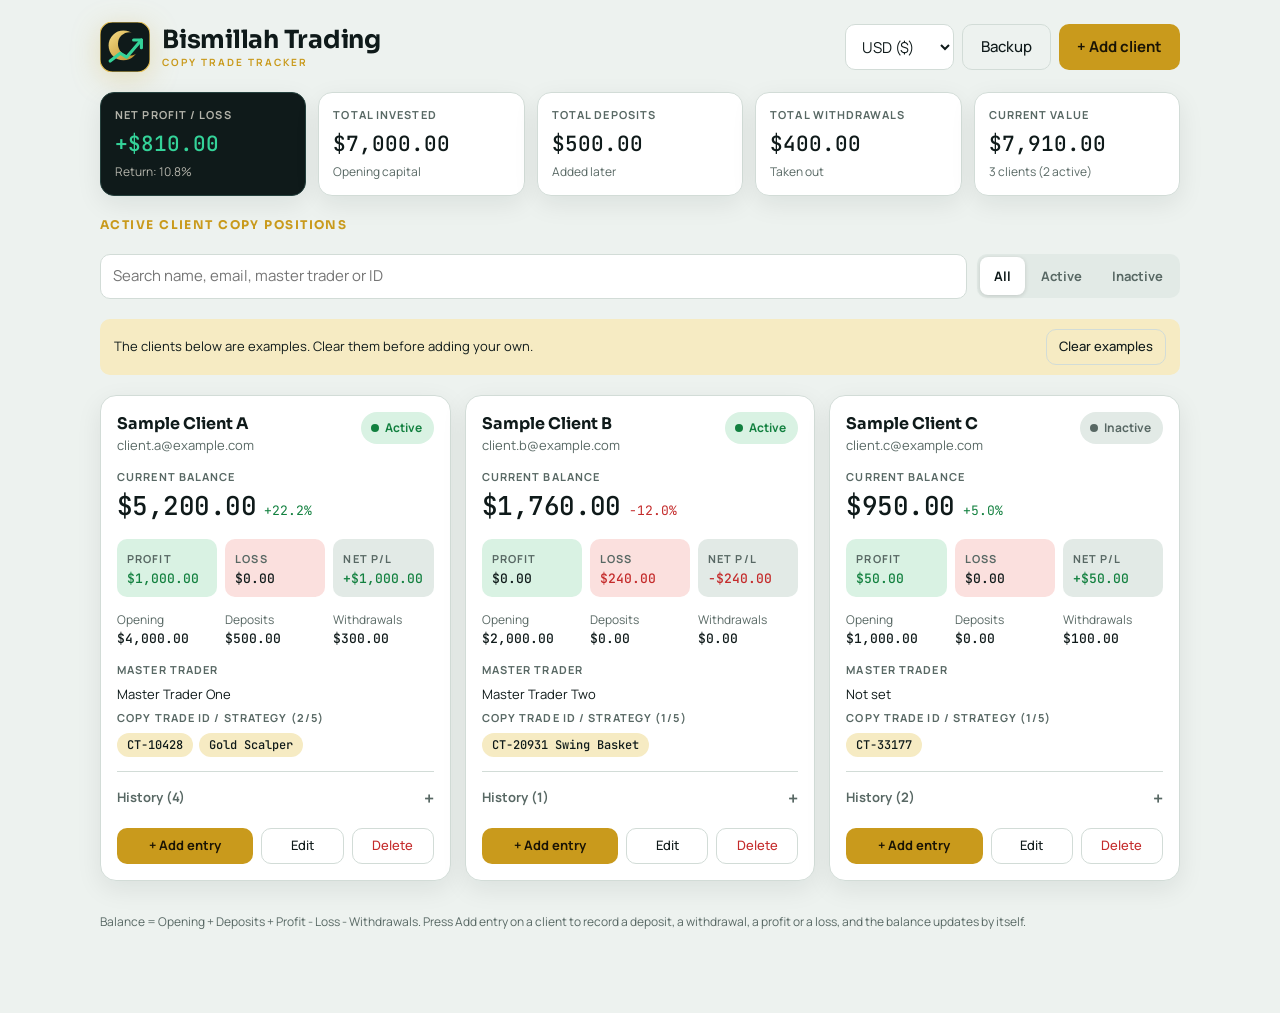
<file: bismillah-trading/index.html>
<!doctype html>
<html lang="en">
<head>
<meta charset="utf-8">
<meta name="viewport" content="width=device-width, initial-scale=1, viewport-fit=cover">
<title>Bismillah Trading</title>
<link rel="preconnect" href="https://fonts.googleapis.com">
<link rel="preconnect" href="https://fonts.gstatic.com" crossorigin>
<link rel="stylesheet" href="https://fonts.googleapis.com/css2?family=Sora:wght@500;700&family=Manrope:wght@400;500;700&family=JetBrains+Mono:wght@400;500&display=swap">
<style>
/* Layout: header with the Bismillah Trading crescent logo and Add button, a five-tile summary strip that mirrors the client's spreadsheet (Total Invested, Deposits, Withdrawals, Current Value, Net Profit / Loss), a search and status bar, then a grid of client cards. Forms open in a slide-up sheet. Palette: deep teal-black with gold, profit green and loss red; figures in mono. */
:root {
  --bg: #edf2ef;
  --surface: #ffffff;
  --surface-2: #e2eae6;
  --fg: #0f1a1a;
  --muted: #586864;
  --line: #d2dcd7;
  --accent: #c99a1c;
  --accent-soft: #f6ebc3;
  --accent-fg: #1a1405;
  --profit: #12803f;
  --profit-soft: #d9f2e3;
  --loss: #c42b2b;
  --loss-soft: #fbe0de;
  --shadow: 0 8px 26px rgba(15, 26, 26, 0.08);
  --font-display: "Sora", "Segoe UI", system-ui, sans-serif;
  --font-body: "Manrope", "Segoe UI", system-ui, sans-serif;
  --font-mono: "JetBrains Mono", ui-monospace, "SFMono-Regular", Menlo, monospace;
}
@media (prefers-color-scheme: dark) {
  :root:not([data-theme="light"]) {
    --bg: #0b1414; --surface: #112020; --surface-2: #162a29; --fg: #f3efe2; --muted: #9bb0aa; --line: #25403d;
    --accent: #e3bf55; --accent-soft: #3a3214; --accent-fg: #1a1405;
    --profit: #34d399; --profit-soft: #0f3326; --loss: #f87171; --loss-soft: #3a1a1a;
    --shadow: 0 8px 26px rgba(0, 0, 0, 0.4); color-scheme: dark;
  }
}
:root[data-theme="dark"] {
  --bg: #0b1414; --surface: #112020; --surface-2: #162a29; --fg: #f3efe2; --muted: #9bb0aa; --line: #25403d;
  --accent: #e3bf55; --accent-soft: #3a3214; --accent-fg: #1a1405;
  --profit: #34d399; --profit-soft: #0f3326; --loss: #f87171; --loss-soft: #3a1a1a;
  --shadow: 0 8px 26px rgba(0, 0, 0, 0.4); color-scheme: dark;
}
* { box-sizing: border-box; }
body {
  background: var(--bg); color: var(--fg); font-family: var(--font-body); font-size: 15px; line-height: 1.5;
  padding-block: 22px 70px;
  padding-left: max(16px, env(safe-area-inset-left, 0px));
  padding-right: max(16px, env(safe-area-inset-right, 0px));
}
.wrap { max-width: 1080px; margin: 0 auto; display: flex; flex-direction: column; gap: 20px; }
h1, h2, h3 { font-family: var(--font-display); margin: 0; text-wrap: balance; }
h1 { font-size: clamp(19px, 5vw, 25px); font-weight: 700; letter-spacing: -0.01em; line-height: 1.1; }
h1 small { display: block; font-family: var(--font-body); font-size: 10px; letter-spacing: 0.2em; font-weight: 700; color: var(--accent); margin-top: 4px; }
h2 { font-size: 17px; font-weight: 700; }
.num { font-family: var(--font-mono); font-variant-numeric: tabular-nums; }
.label { font-size: 11px; letter-spacing: 0.1em; text-transform: uppercase; color: var(--muted); font-weight: 700; }
.pos { color: var(--profit); } .neg { color: var(--loss); }
select, input, button, textarea { font: inherit; color: inherit; }
input[type="text"], input[type="email"], input[type="number"], select, textarea {
  background: var(--surface); border: 1px solid var(--line); border-radius: 10px; padding: 10px 12px; min-height: 44px; width: 100%; min-width: 0;
}
input:focus-visible, select:focus-visible, textarea:focus-visible, button:focus-visible { outline: 2px solid var(--accent); outline-offset: 2px; }
@keyframes rise { from { opacity: 0; transform: translateY(12px); } to { opacity: 1; transform: none; } }
@keyframes sheetUp { from { transform: translateY(40px); opacity: 0; } to { transform: none; opacity: 1; } }
@keyframes fade { from { opacity: 0; } to { opacity: 1; } }
.rise { animation: rise .5s cubic-bezier(.2, .7, .2, 1) both; animation-delay: var(--d, 0s); }

header { display: flex; justify-content: space-between; align-items: center; gap: 12px; flex-wrap: wrap; }
.brand { display: flex; align-items: center; gap: 12px; min-width: 0; }
.logo { width: 50px; height: 50px; flex: none; filter: drop-shadow(0 6px 14px rgba(201, 154, 28, 0.25)); }
.head-actions { display: flex; gap: 8px; flex-wrap: wrap; }
.btn { background: var(--accent); color: var(--accent-fg); border: 0; border-radius: 10px; padding: 11px 18px; min-height: 44px; font-weight: 700; cursor: pointer; transition: transform .15s, filter .2s; }
.btn:hover { filter: brightness(1.07); }
.btn:active { transform: scale(0.97); }
.btn.ghost { background: transparent; color: var(--fg); border: 1px solid var(--line); font-weight: 500; }
.btn.small { min-height: 36px; padding: 6px 12px; font-size: 13px; }
.btn.danger { background: transparent; color: var(--loss); border: 1px solid var(--line); font-weight: 500; }

.stats { display: grid; grid-template-columns: repeat(5, minmax(0, 1fr)); gap: 12px; }
.tile { background: var(--surface); border: 1px solid var(--line); border-radius: 14px; padding: 14px; display: flex; flex-direction: column; gap: 4px; min-width: 0; box-shadow: var(--shadow); }
.tile .v { font-family: var(--font-mono); font-size: clamp(16px, 2.3vw, 21px); font-weight: 500; overflow-wrap: anywhere; }
.tile .cap { font-size: 12px; color: var(--muted); }
.tile.main { background: #0f1a1a; color: #f3efe2; border-color: #25403d; }
.tile.main .label, .tile.main .cap { color: inherit; opacity: 0.72; }
.tile.main .v.pos { color: #34d399; } .tile.main .v.neg { color: #f87171; }
@media (max-width: 900px) { .stats { grid-template-columns: repeat(3, minmax(0, 1fr)); } }
@media (max-width: 560px) { .stats { grid-template-columns: repeat(2, minmax(0, 1fr)); } .tile.main { grid-column: 1 / -1; } }

.bar { display: flex; gap: 10px; flex-wrap: wrap; align-items: center; }
.bar .search { flex: 1 1 220px; }
.bar select { width: auto; }
.seg { display: inline-flex; background: var(--surface-2); border-radius: 10px; padding: 3px; gap: 2px; }
.seg button { background: transparent; border: 0; border-radius: 8px; padding: 8px 14px; min-height: 38px; font-weight: 700; font-size: 13px; color: var(--muted); cursor: pointer; }
.seg button[aria-pressed="true"] { background: var(--surface); color: var(--fg); box-shadow: 0 1px 4px rgba(0, 0, 0, 0.15); }
.section-title { font-size: 12px; letter-spacing: 0.12em; font-weight: 700; color: var(--accent); margin: 0; }

.example-note { background: var(--accent-soft); border-radius: 10px; padding: 10px 14px; font-size: 13px; display: flex; justify-content: space-between; align-items: center; gap: 10px; flex-wrap: wrap; }
.hint { font-size: 12px; color: var(--muted); }

.grid { display: grid; grid-template-columns: repeat(auto-fill, minmax(min(100%, 310px), 1fr)); gap: 14px; }
.acct { background: var(--surface); border: 1px solid var(--line); border-radius: 16px; padding: 16px; display: flex; flex-direction: column; gap: 14px; min-width: 0; box-shadow: var(--shadow); animation: rise .45s cubic-bezier(.2, .7, .2, 1) both; animation-delay: calc(var(--i, 0) * 50ms); }
.acct.off { opacity: 0.78; }
.a-top { display: flex; justify-content: space-between; gap: 10px; align-items: flex-start; }
.a-top > div { min-width: 0; }
.a-name { font-family: var(--font-display); font-weight: 700; font-size: 16px; overflow-wrap: anywhere; }
.a-mail { color: var(--muted); font-size: 13px; overflow-wrap: anywhere; }
.pill { border: 0; border-radius: 999px; padding: 5px 12px 5px 10px; font-size: 12px; font-weight: 700; cursor: pointer; display: inline-flex; align-items: center; gap: 6px; flex: none; min-height: 32px; }
.pill::before { content: ""; width: 8px; height: 8px; border-radius: 50%; background: currentColor; }
.pill.on { background: var(--profit-soft); color: var(--profit); }
.pill.off { background: var(--surface-2); color: var(--muted); }
.a-amt .label { display: block; }
.a-amt .big { font-family: var(--font-mono); font-size: 26px; font-weight: 500; letter-spacing: -0.02em; overflow-wrap: anywhere; }
.a-amt .ret { font-size: 13px; font-family: var(--font-mono); margin-left: 8px; }
.pl { display: grid; grid-template-columns: repeat(3, minmax(0, 1fr)); gap: 8px; }
.pl > div { background: var(--surface-2); border-radius: 10px; padding: 8px 10px; min-width: 0; }
.pl .v { font-family: var(--font-mono); font-size: 13px; font-weight: 500; overflow-wrap: anywhere; display: block; }
.pl .p { background: var(--profit-soft); } .pl .l { background: var(--loss-soft); }
.flow { display: grid; grid-template-columns: repeat(3, minmax(0, 1fr)); gap: 8px; font-size: 12px; color: var(--muted); }
.flow b { display: block; font-family: var(--font-mono); font-weight: 500; font-size: 13px; color: var(--fg); overflow-wrap: anywhere; }
.strat { font-size: 13px; display: flex; flex-direction: column; gap: 6px; }
.strat .id { font-family: var(--font-mono); background: var(--surface-2); padding: 4px 8px; border-radius: 6px; align-self: flex-start; overflow-wrap: anywhere; }
.chips { display: flex; flex-wrap: wrap; gap: 6px; }
.chip.idchip { font-family: var(--font-mono); font-size: 12px; }
.chip { background: var(--accent-soft); color: var(--fg); border-radius: 999px; padding: 3px 10px; font-size: 12px; font-weight: 500; display: inline-flex; align-items: center; gap: 6px; overflow-wrap: anywhere; }
.chip button { background: transparent; border: 0; cursor: pointer; padding: 0 2px; line-height: 1; font-size: 15px; color: var(--muted); min-width: 22px; min-height: 22px; }
.a-actions { display: flex; gap: 8px; margin-top: auto; }
.a-actions .btn { flex: 1; }
.empty { color: var(--muted); padding: 28px 8px; text-align: center; grid-column: 1 / -1; }

.overlay { position: fixed; inset: 0; background: rgba(5, 10, 10, 0.6); z-index: 30; display: flex; align-items: flex-end; justify-content: center; animation: fade .2s both; }
.sheet { background: var(--surface); width: 100%; max-width: 580px; max-height: calc(100% - 24px); overflow-y: auto; border-radius: 20px 20px 0 0; padding: 20px max(16px, env(safe-area-inset-left, 0px)) calc(24px + env(safe-area-inset-bottom, 0px)); animation: sheetUp .3s cubic-bezier(.2, .7, .2, 1) both; }
@media (min-width: 640px) { .overlay { align-items: center; } .sheet { border-radius: 20px; padding-inline: 24px; } }
.sheet-head { display: flex; justify-content: space-between; align-items: center; margin-bottom: 14px; }
.x { background: transparent; border: 1px solid var(--line); border-radius: 10px; width: 40px; height: 40px; font-size: 20px; cursor: pointer; color: var(--muted); }
form { display: grid; grid-template-columns: repeat(2, minmax(0, 1fr)); gap: 12px; }
form .full { grid-column: 1 / -1; }
form label, .field { display: flex; flex-direction: column; gap: 6px; font-size: 14px; font-weight: 500; min-width: 0; }
.row-add { display: flex; gap: 8px; }
.preview { background: var(--surface-2); border-radius: 10px; padding: 10px 12px; font-size: 13px; }
.err { color: var(--loss); font-size: 13px; min-height: 1.2em; margin: 0; }
.sheet-actions { display: flex; gap: 10px; flex-wrap: wrap; }
.sheet-actions .btn:first-child { flex: 1 1 160px; }
textarea { min-height: 120px; font-family: var(--font-mono); font-size: 12px; resize: vertical; }
.toast { position: fixed; left: 50%; transform: translateX(-50%); bottom: calc(20px + env(safe-area-inset-bottom, 0px)); background: var(--fg); color: var(--bg); padding: 11px 18px; border-radius: 12px; display: flex; gap: 14px; align-items: center; font-size: 14px; z-index: 40; max-width: calc(100% - 32px); box-shadow: 0 12px 30px rgba(0, 0, 0, 0.3); }
.toast button { background: transparent; border: 0; color: inherit; font-weight: 700; text-decoration: underline; cursor: pointer; min-height: 36px; }
@media (max-width: 420px) { form { grid-template-columns: 1fr; } .pl { grid-template-columns: 1fr 1fr; } .pl > div:last-child { grid-column: 1 / -1; } .flow { grid-template-columns: 1fr 1fr; } }
@media (prefers-reduced-motion: reduce) { *, *::before, *::after { animation: none !important; transition: none !important; } }
/* ledger additions */
.types { display: grid; grid-template-columns: repeat(3, minmax(0, 1fr)); gap: 8px; }
.types button { background: var(--surface); border: 1px solid var(--line); border-radius: 10px; min-height: 44px; padding: 8px 6px; font-weight: 700; font-size: 13px; cursor: pointer; color: var(--muted); }
.types button[aria-pressed="true"] { color: var(--accent-fg); border-color: transparent; }
.types button[data-t="deposit"][aria-pressed="true"] { background: var(--profit); color: #06210f; }
.types button[data-t="profit"][aria-pressed="true"] { background: var(--profit); color: #06210f; }
.types button[data-t="withdrawal"][aria-pressed="true"] { background: #e0a43a; color: #2a1c02; }
.types button[data-t="loss"][aria-pressed="true"] { background: var(--loss); color: #fff; }
.types button[data-t="balance"][aria-pressed="true"] { background: var(--accent); color: var(--accent-fg); }
.avail { font-size: 13px; color: var(--muted); }
.hist { border-top: 1px solid var(--line); padding-top: 10px; font-size: 13px; }
.hist summary { cursor: pointer; font-weight: 700; color: var(--muted); list-style: none; display: flex; justify-content: space-between; align-items: center; min-height: 32px; }
.hist summary::-webkit-details-marker { display: none; }
.hist summary::after { content: "+"; font-size: 18px; line-height: 1; }
.hist[open] summary::after { content: "\2212"; }
.hist ul { list-style: none; margin: 8px 0 0; padding: 0; display: flex; flex-direction: column; max-height: 230px; overflow-y: auto; }
.hist li { display: grid; grid-template-columns: auto 1fr auto auto; gap: 8px; align-items: center; padding: 7px 0; border-top: 1px solid var(--line); }
.hist li:first-child { border-top: 0; }
.hist .d { color: var(--muted); font-size: 12px; white-space: nowrap; }
.hist .w { min-width: 0; overflow-wrap: anywhere; }
.hist .w small { display: block; color: var(--muted); font-size: 12px; }
.hist .a { font-family: var(--font-mono); font-weight: 500; }
.hist .rm { background: transparent; border: 0; color: var(--muted); font-size: 18px; cursor: pointer; min-width: 32px; min-height: 32px; border-radius: 8px; }
.hist .rm:hover { color: var(--loss); }
.hist .none { color: var(--muted); padding: 6px 0; }
.a-actions .btn.add { flex: 2; }
</style>

<meta name="description" content="Bismillah Trading: track client copy-trade accounts, deposits, withdrawals, profit, loss and status.">
<link rel="manifest" href="manifest.webmanifest">
<meta name="theme-color" content="#0f1a1a">
<meta name="mobile-web-app-capable" content="yes">
<meta name="apple-mobile-web-app-capable" content="yes">
<meta name="apple-mobile-web-app-title" content="Bismillah Trading">
<link rel="icon" href="icon-192.png" type="image/png">
<link rel="apple-touch-icon" href="apple-touch-icon.png">
<style>
html{padding-top:env(safe-area-inset-top,0px);padding-bottom:env(safe-area-inset-bottom,0px)}
body{margin:0}
[hidden]{display:none!important}
</style>
</head>
<body>
<div class="wrap">
  <header class="rise">
    <div class="brand">
      <svg class="logo" viewBox="0 0 64 64" role="img" aria-label="Bismillah Trading logo">
        <defs>
          <linearGradient id="lgg" x1="0" y1="0" x2="1" y2="1"><stop offset="0" stop-color="#f6dd85"/><stop offset="1" stop-color="#b88a2a"/></linearGradient>
          <mask id="lgm"><rect width="64" height="64" fill="#fff"/><circle cx="38" cy="28" r="15" fill="#000"/></mask>
        </defs>
        <rect width="64" height="64" rx="16" fill="#0f1a1a" stroke="#e3bf55" stroke-width="1.5"/>
        <circle cx="30" cy="30" r="19" fill="url(#lgg)" mask="url(#lgm)"/>
        <path d="M13 50 L26 40 L34 45 L53 23" fill="none" stroke="#34d399" stroke-width="4" stroke-linecap="round" stroke-linejoin="round"/>
        <path d="M43 23 L53 23 L53 33" fill="none" stroke="#34d399" stroke-width="4" stroke-linecap="round" stroke-linejoin="round"/>
      </svg>
      <h1>Bismillah Trading<small>COPY TRADE TRACKER</small></h1>
    </div>
    <div class="head-actions">
      <select id="currency" aria-label="Currency" style="width:auto">
        <option value="$">USD ($)</option><option value="Rs. ">PKR (Rs.)</option><option value="€">EUR (€)</option><option value="£">GBP (£)</option>
      </select>
      <button class="btn ghost" id="backupBtn" type="button">Backup</button>
      <button class="btn" id="addBtn" type="button">+ Add client</button>
    </div>
  </header>

  <section class="stats rise" style="--d:.06s" aria-label="Summary">
    <div class="tile main"><span class="label">Net profit / loss</span><span class="v" id="sNet">0</span><span class="cap" id="sRet"></span></div>
    <div class="tile"><span class="label">Total invested</span><span class="v" id="sIni">0</span><span class="cap">Opening capital</span></div>
    <div class="tile"><span class="label">Total deposits</span><span class="v" id="sDep">0</span><span class="cap">Added later</span></div>
    <div class="tile"><span class="label">Total withdrawals</span><span class="v" id="sWd">0</span><span class="cap">Taken out</span></div>
    <div class="tile"><span class="label">Current value</span><span class="v" id="sCv">0</span><span class="cap" id="sCnt">Balance now</span></div>
  </section>

  <h2 class="section-title rise" style="--d:.1s">ACTIVE CLIENT COPY POSITIONS</h2>
  <div class="bar rise" style="--d:.12s">
    <input class="search" id="search" type="text" placeholder="Search name, email, master trader or ID" aria-label="Search clients">
    <div class="seg" role="group" aria-label="Status filter">
      <button type="button" data-f="all" aria-pressed="true">All</button>
      <button type="button" data-f="active" aria-pressed="false">Active</button>
      <button type="button" data-f="inactive" aria-pressed="false">Inactive</button>
    </div>
  </div>

  <div class="example-note" id="exampleNote" hidden>
    <span>The clients below are examples. Clear them before adding your own.</span>
    <button class="btn ghost small" id="clearExamples" type="button">Clear examples</button>
  </div>

  <section class="grid" id="grid" aria-label="Clients"></section>
  <p class="hint">Balance = Opening + Deposits + Profit - Loss - Withdrawals. Press Add entry on a client to record a deposit, a withdrawal, a profit or a loss, and the balance updates by itself.</p>
</div>

<div class="overlay" id="formOv" hidden>
  <div class="sheet" role="dialog" aria-modal="true" aria-labelledby="formTitle">
    <div class="sheet-head"><h2 id="formTitle">Add client</h2><button class="x" type="button" id="formClose" aria-label="Close">&times;</button></div>
    <form id="form" novalidate>
      <label for="fName">Client name<input id="fName" type="text" maxlength="50" placeholder="e.g. Ahmed Raza"></label>
      <label for="fEmail">Email<input id="fEmail" type="email" maxlength="80" placeholder="name@example.com"></label>
      <label for="fMaster">Master trader<input id="fMaster" type="text" maxlength="50" placeholder="Master trader name"></label>
      <label for="fStatus">Status<select id="fStatus"><option value="active">Active</option><option value="inactive">Inactive</option></select></label>
      <label for="fIni" class="full">Opening amount (first investment)<input id="fIni" type="number" inputmode="decimal" min="0" step="any" placeholder="0"></label>
      <div class="field full">
        <label for="fTrader" style="gap:6px">Copy Trade ID / Strategy (max 5) <span class="hint" id="tCount">0 of 5</span></label>
        <div class="row-add">
          <input id="fTrader" type="text" maxlength="60" placeholder="Type an ID or strategy, then press Add">
          <button class="btn ghost" id="tAdd" type="button">Add</button>
        </div>
        <div class="chips" id="fChips"></div>
      </div>
      <p class="hint full" id="formHint" style="margin:0">After saving, use Add entry on the client card for deposits, withdrawals, profit and loss.</p>
      <p class="err full" id="err" role="alert"></p>
      <div class="sheet-actions full">
        <button class="btn" id="saveBtn" type="submit">Save client</button>
        <button class="btn ghost" id="cancelBtn" type="button">Cancel</button>
      </div>
    </form>
  </div>
</div>

<div class="overlay" id="txOv" hidden>
  <div class="sheet" role="dialog" aria-modal="true" aria-labelledby="txTitle">
    <div class="sheet-head"><h2 id="txTitle">Add entry</h2><button class="x" type="button" id="txClose" aria-label="Close">&times;</button></div>
    <form id="txForm" novalidate style="display:flex;flex-direction:column;gap:12px">
      <div class="types" role="group" aria-label="Entry type">
        <button type="button" data-t="deposit" aria-pressed="true">Deposit</button>
        <button type="button" data-t="withdrawal" aria-pressed="false">Withdrawal</button>
        <button type="button" data-t="profit" aria-pressed="false">Profit</button>
        <button type="button" data-t="loss" aria-pressed="false">Loss</button>
        <button type="button" data-t="balance" aria-pressed="false">Balance now</button>
      </div>
      <p class="avail num" id="txAvail"></p>
      <label for="txAmount" id="txAmountLabel" style="display:flex;flex-direction:column;gap:6px;font-size:14px;font-weight:500">Amount
        <input id="txAmount" type="number" inputmode="decimal" min="0" step="any" placeholder="0">
      </label>
      <label for="txDate" style="display:flex;flex-direction:column;gap:6px;font-size:14px;font-weight:500">Date<input id="txDate" type="date"></label>
      <label for="txNote" style="display:flex;flex-direction:column;gap:6px;font-size:14px;font-weight:500">Note (optional)<input id="txNote" type="text" maxlength="60" placeholder="e.g. weekly payout"></label>
      <div class="preview num" id="txPreview" aria-live="polite"></div>
      <p class="err" id="txErr" role="alert"></p>
      <div class="sheet-actions">
        <button class="btn" id="txSave" type="submit">Save entry</button>
        <button class="btn ghost" id="txCancel" type="button">Cancel</button>
      </div>
    </form>
  </div>
</div>

<div class="overlay" id="bkOv" hidden>
  <div class="sheet" role="dialog" aria-modal="true" aria-labelledby="bkTitle">
    <div class="sheet-head"><h2 id="bkTitle">Backup and restore</h2><button class="x" type="button" id="bkClose" aria-label="Close">&times;</button></div>
    <div style="display:flex;flex-direction:column;gap:12px">
      <p class="hint" style="margin:0">Copy the text below and keep it safe (a WhatsApp note to yourself works). To move to another phone, paste it into this box there and press Restore.</p>
      <textarea id="bkText" aria-label="Backup text" spellcheck="false"></textarea>
      <p class="hint" id="bkMsg" role="status"></p>
      <div class="sheet-actions">
        <button class="btn" id="bkCopy" type="button">Copy backup</button>
        <button class="btn ghost" id="bkRestore" type="button">Restore from text</button>
      </div>
    </div>
  </div>
</div>
<div class="toast" id="toast" hidden><span id="toastMsg"></span><button type="button" id="undo">Undo</button></div>

<script>
(function () {
  var KEY = "bismillahTrading.v1", MAXT = 5;
  var TYPES = { deposit: "Deposit", withdrawal: "Withdrawal", profit: "Profit", loss: "Loss" };
  var state = { currency: "$", accounts: [] };
  var filter = "all", query = "", editingId = null, formIds = [], toastTimer = null, restoreArmed = false;
  var undoFn = null, openHist = {}, txClient = null, txType = "deposit";
  var $ = function (id) { return document.getElementById(id); };

  function r2(n) { return Math.round(n * 100) / 100; }
  function num(v) { var n = parseFloat(v); return isFinite(n) && n > 0 ? r2(n) : 0; }
  function safeId(v) { return String(v || "").replace(/[^A-Za-z0-9_-]/g, "").slice(0, 40); }
  function uid(p) { return p + Date.now().toString(36) + Math.random().toString(36).slice(2, 6); }
  function pad(n) { return n < 10 ? "0" + n : "" + n; }
  function ymd(d) { return d.getFullYear() + "-" + pad(d.getMonth() + 1) + "-" + pad(d.getDate()); }
  var todayStr = ymd(new Date());
  function daysAgo(n) { var d = new Date(); d.setDate(d.getDate() - n); return ymd(d); }

  function cleanTx(t) {
    if (!t || typeof t !== "object" || !TYPES[t.type]) return null;
    var amt = num(t.amount); if (!(amt > 0)) return null;
    var date = /^\d{4}-\d{2}-\d{2}$/.test(String(t.date)) ? String(t.date) : todayStr;
    return { id: safeId(t.id) || uid("t"), type: t.type, amount: amt, date: date, note: String(t.note || "").slice(0, 60) };
  }
  function idsOf(a) {
    var raw = Array.isArray(a.ids) ? a.ids : [a.strat].concat(Array.isArray(a.traders) ? a.traders : []);
    var out = [];
    raw.forEach(function (v) { v = String(v == null ? "" : v).trim().slice(0, 60); if (v && out.indexOf(v) < 0 && out.length < MAXT) out.push(v); });
    return out;
  }
  // Older versions stored deposits, withdrawals and a current value. Turn them into entries so no number is lost.
  function legacyTx(a) {
    var out = [], ini = num(a.ini), dep = num(a.dep), wd = num(a.wd), cv = num(a.cv);
    if (dep > 0) out.push({ type: "deposit", amount: dep, date: todayStr, note: "From earlier version" });
    if (wd > 0) out.push({ type: "withdrawal", amount: wd, date: todayStr, note: "From earlier version" });
    if (a.cv !== undefined) {
      var diff = r2(cv - ini - dep + wd);
      if (diff > 0) out.push({ type: "profit", amount: diff, date: todayStr, note: "From earlier version" });
      else if (diff < 0) out.push({ type: "loss", amount: -diff, date: todayStr, note: "From earlier version" });
    }
    return out;
  }
  function clean(a, i) {
    var txs = Array.isArray(a.tx) ? a.tx : legacyTx(a);
    return { id: safeId(a.id) || uid("a") + i, example: !!a.example,
      name: String(a.name || "Unnamed").slice(0, 50), email: String(a.email || "").slice(0, 80), master: String(a.master || "").slice(0, 50),
      ids: idsOf(a), ini: num(a.ini), status: a.status === "inactive" ? "inactive" : "active",
      tx: txs.map(cleanTx).filter(Boolean) };
  }
  function calc(a) {
    var T = { dep: 0, wd: 0, pr: 0, ls: 0 };
    a.tx.forEach(function (t) { if (t.type === "deposit") T.dep += t.amount; else if (t.type === "withdrawal") T.wd += t.amount; else if (t.type === "profit") T.pr += t.amount; else T.ls += t.amount; });
    var inv = r2(a.ini + T.dep), net = r2(T.pr - T.ls), bal = r2(a.ini + T.dep + T.pr - T.ls - T.wd);
    return { dep: r2(T.dep), wd: r2(T.wd), pr: r2(T.pr), ls: r2(T.ls), inv: inv, net: net, bal: bal, ret: inv ? net / inv * 100 : 0 };
  }

  function load() {
    var raw = null;
    try { raw = localStorage.getItem(KEY); } catch (e) {}
    if (raw) {
      try {
        var s = JSON.parse(raw);
        if (s && Array.isArray(s.accounts)) { state = { currency: typeof s.currency === "string" ? s.currency : "$", accounts: s.accounts.filter(function (x) { return x && typeof x === "object"; }).map(clean) }; save(); return; }
      } catch (e) {}
    }
    seed();
  }
  function save() { try { localStorage.setItem(KEY, JSON.stringify(state)); } catch (e) {} }
  function seed() {
    state = { currency: "$", accounts: [
      { id: "ex1", example: true, name: "Sample Client A", email: "client.a@example.com", master: "Master Trader One", ids: ["CT-10428", "Gold Scalper"], ini: 4000, status: "active", tx: [
        { type: "deposit", amount: 500, date: daysAgo(20), note: "Top up" }, { type: "profit", amount: 700, date: daysAgo(12), note: "Week 1" },
        { type: "profit", amount: 300, date: daysAgo(5), note: "Week 2" }, { type: "withdrawal", amount: 300, date: daysAgo(2), note: "Payout" }] },
      { id: "ex2", example: true, name: "Sample Client B", email: "client.b@example.com", master: "Master Trader Two", ids: ["CT-20931 Swing Basket"], ini: 2000, status: "active", tx: [
        { type: "loss", amount: 240, date: daysAgo(4), note: "Bad week" }] },
      { id: "ex3", example: true, name: "Sample Client C", email: "client.c@example.com", master: "", ids: ["CT-33177"], ini: 1000, status: "inactive", tx: [
        { type: "profit", amount: 50, date: daysAgo(15), note: "" }, { type: "withdrawal", amount: 100, date: daysAgo(9), note: "" }] }
    ].map(clean) };
  }

  function money(n, sign) {
    var c = state.currency || "$", a = Math.abs(n);
    return (n < 0 ? "-" : (sign && n > 0 ? "+" : "")) + c + a.toLocaleString("en-US", { minimumFractionDigits: 2, maximumFractionDigits: 2 });
  }
  function el(tag, cls, text) { var e = document.createElement(tag); if (cls) e.className = cls; if (text !== undefined) e.textContent = text; return e; }
  function plClass(n) { return n > 0 ? "pos" : (n < 0 ? "neg" : ""); }
  function dayLabel(d) { var p = d.split("-"); return new Date(+p[0], +p[1] - 1, +p[2]).toLocaleDateString("en-GB", { day: "numeric", month: "short" }); }
  function find(id) { return state.accounts.find(function (a) { return a.id === id; }); }

  function visible() {
    var q = query.trim().toLowerCase();
    return state.accounts.filter(function (a) {
      if (filter !== "all" && a.status !== filter) return false;
      return !q || (a.name + " " + a.email + " " + a.master + " " + a.ids.join(" ")).toLowerCase().indexOf(q) >= 0;
    });
  }

  function renderStats() {
    var ini = 0, dep = 0, wd = 0, bal = 0, net = 0, act = 0;
    state.accounts.forEach(function (a) { var c = calc(a); ini += a.ini; dep += c.dep; wd += c.wd; bal += c.bal; net += c.net; if (a.status === "active") act++; });
    var inv = ini + dep, ret = inv ? net / inv * 100 : 0;
    var n = $("sNet"); n.textContent = money(r2(net), true); n.className = "v " + plClass(net);
    $("sRet").textContent = "Return: " + ret.toFixed(1) + "%";
    $("sIni").textContent = money(ini); $("sDep").textContent = money(dep); $("sWd").textContent = money(wd); $("sCv").textContent = money(r2(bal));
    $("sCnt").textContent = state.accounts.length + (state.accounts.length === 1 ? " client" : " clients") + " (" + act + " active)";
  }

  function histList(a) {
    var box = el("details", "hist"); box.open = !!openHist[a.id];
    box.addEventListener("toggle", function () { openHist[a.id] = box.open; });
    var sm = el("summary", "", "History (" + a.tx.length + ")"); box.appendChild(sm);
    var ul = el("ul");
    if (!a.tx.length) ul.appendChild(el("li", "none", "No entries yet. Press Add entry."));
    a.tx.map(function (t, i) { return { t: t, i: i }; })
      .sort(function (x, y) { return x.t.date < y.t.date ? 1 : x.t.date > y.t.date ? -1 : y.i - x.i; })
      .forEach(function (o) {
        var t = o.t, li = el("li");
        li.appendChild(el("span", "d", dayLabel(t.date)));
        var w = el("span", "w", TYPES[t.type]); if (t.note) w.appendChild(el("small", "", t.note)); li.appendChild(w);
        var pos = t.type === "deposit" || t.type === "profit";
        li.appendChild(el("span", "a " + (t.type === "profit" ? "pos" : t.type === "loss" ? "neg" : ""), (pos ? "+" : "-") + money(t.amount).replace(/^-/, "")));
        var rm = el("button", "rm", "×"); rm.type = "button"; rm.setAttribute("aria-label", "Delete " + TYPES[t.type] + " entry");
        rm.addEventListener("click", function () { removeTx(a.id, t.id); }); li.appendChild(rm);
        ul.appendChild(li);
      });
    box.appendChild(ul); return box;
  }

  function render() {
    $("currency").value = state.currency || "$";
    renderStats();
    $("exampleNote").hidden = !state.accounts.some(function (a) { return a.example; });
    var grid = $("grid"); grid.innerHTML = "";
    var list = visible();
    if (!list.length) { grid.appendChild(el("p", "empty", state.accounts.length ? "No clients match your search or filter." : "No clients yet. Press + Add client to create the first one.")); return; }
    list.forEach(function (a, i) {
      var c = calc(a);
      var card = el("article", "acct" + (a.status === "inactive" ? " off" : "")); card.style.setProperty("--i", Math.min(i, 8));
      var top = el("div", "a-top"), who = el("div");
      who.appendChild(el("div", "a-name", a.name)); who.appendChild(el("div", "a-mail", a.email || "No email"));
      var pill = el("button", "pill " + (a.status === "active" ? "on" : "off"), a.status === "active" ? "Active" : "Inactive");
      pill.type = "button"; pill.setAttribute("aria-label", "Status " + a.status + ". Press to switch.");
      pill.addEventListener("click", function () { a.status = a.status === "active" ? "inactive" : "active"; save(); render(); });
      top.appendChild(who); top.appendChild(pill); card.appendChild(top);

      var amt = el("div", "a-amt"); amt.appendChild(el("span", "label", "Current balance"));
      amt.appendChild(el("span", "big", money(c.bal)));
      amt.appendChild(el("span", "ret " + plClass(c.net), (c.ret >= 0 ? "+" : "") + c.ret.toFixed(1) + "%")); card.appendChild(amt);

      var pl = el("div", "pl");
      [["p", "Profit", money(c.pr), c.pr > 0 ? "pos" : ""], ["l", "Loss", money(c.ls), c.ls > 0 ? "neg" : ""], ["", "Net P/L", money(c.net, true), plClass(c.net)]].forEach(function (r) {
        var d = el("div", r[0]); d.appendChild(el("span", "label", r[1])); d.appendChild(el("span", "v " + r[3], r[2])); pl.appendChild(d);
      });
      card.appendChild(pl);

      var flow = el("div", "flow");
      [["Opening", a.ini], ["Deposits", c.dep], ["Withdrawals", c.wd]].forEach(function (r) {
        var d = el("div"); d.appendChild(document.createTextNode(r[0])); d.appendChild(el("b", "", money(r[1]))); flow.appendChild(d);
      });
      card.appendChild(flow);

      var st = el("div", "strat");
      st.appendChild(el("span", "label", "Master trader")); st.appendChild(el("span", "", a.master || "Not set"));
      st.appendChild(el("span", "label", "Copy Trade ID / Strategy (" + a.ids.length + "/" + MAXT + ")"));
      var ch = el("div", "chips");
      if (!a.ids.length) ch.appendChild(el("span", "hint", "Not set"));
      a.ids.forEach(function (t) { ch.appendChild(el("span", "chip idchip", t)); });
      st.appendChild(ch); card.appendChild(st);

      card.appendChild(histList(a));

      var act = el("div", "a-actions");
      var add = el("button", "btn add small", "+ Add entry"); add.type = "button"; add.addEventListener("click", function () { openTx(a.id); });
      var ed = el("button", "btn ghost small", "Edit"); ed.type = "button"; ed.addEventListener("click", function () { openForm(a.id); });
      var del = el("button", "btn danger small", "Delete"); del.type = "button"; del.addEventListener("click", function () { removeAcct(a.id); });
      act.appendChild(add); act.appendChild(ed); act.appendChild(del); card.appendChild(act);
      grid.appendChild(card);
    });
  }

  function showToast(msg, undo) {
    $("toastMsg").textContent = msg; undoFn = undo || null; $("undo").hidden = !undo; $("toast").hidden = false;
    clearTimeout(toastTimer); toastTimer = setTimeout(function () { $("toast").hidden = true; undoFn = null; }, 6000);
  }
  $("undo").addEventListener("click", function () { if (undoFn) { var f = undoFn; undoFn = null; f(); } $("toast").hidden = true; });

  function removeAcct(id) {
    var i = state.accounts.findIndex(function (a) { return a.id === id; }); if (i < 0) return;
    var gone = state.accounts[i]; state.accounts.splice(i, 1); save(); render();
    showToast("Client deleted.", function () { state.accounts.splice(i, 0, gone); save(); render(); });
  }
  function removeTx(aid, tid) {
    var a = find(aid); if (!a) return;
    var i = a.tx.findIndex(function (t) { return t.id === tid; }); if (i < 0) return;
    var gone = a.tx[i]; a.tx.splice(i, 1);
    if (calc(a).bal < -0.005) { a.tx.splice(i, 0, gone); showToast("Can't remove this entry: the balance would go below zero."); return; }
    save(); render();
    showToast("Entry removed.", function () { a.tx.splice(i, 0, gone); save(); render(); });
  }

  // ----- Add / edit client
  function renderChips() {
    var box = $("fChips"); box.innerHTML = "";
    formIds.forEach(function (t, i) {
      var c = el("span", "chip idchip", t), x = el("button", "", "×"); x.type = "button"; x.setAttribute("aria-label", "Remove " + t);
      x.addEventListener("click", function () { formIds.splice(i, 1); renderChips(); });
      c.appendChild(x); box.appendChild(c);
    });
    $("tCount").textContent = formIds.length + " of " + MAXT;
    var full = formIds.length >= MAXT;
    $("tAdd").disabled = full; $("fTrader").disabled = full;
    $("fTrader").placeholder = full ? "Limit reached (5 IDs)" : "Type an ID or strategy, then press Add";
  }
  function addId() {
    var v = $("fTrader").value.trim(); if (!v) return;
    if (formIds.length >= MAXT) { $("err").textContent = "You can add at most 5 IDs."; return; }
    if (formIds.some(function (t) { return t.toLowerCase() === v.toLowerCase(); })) { $("err").textContent = "That ID is already added."; return; }
    $("err").textContent = ""; formIds.push(v); $("fTrader").value = ""; renderChips(); $("fTrader").focus();
  }
  $("tAdd").addEventListener("click", addId);
  $("fTrader").addEventListener("keydown", function (e) { if (e.key === "Enter") { e.preventDefault(); addId(); } });

  function openForm(id) {
    editingId = id || null;
    var a = id ? find(id) : null;
    $("formTitle").textContent = a ? "Edit client" : "Add client"; $("saveBtn").textContent = a ? "Update client" : "Save client";
    $("fName").value = a ? a.name : ""; $("fEmail").value = a ? a.email : ""; $("fMaster").value = a ? a.master : "";
    $("fStatus").value = a ? a.status : "active"; $("fIni").value = a && a.ini ? a.ini : "";
    formIds = a ? a.ids.slice() : []; $("fTrader").value = ""; $("err").textContent = ""; renderChips();
    $("formOv").hidden = false; $("fName").focus();
  }
  function closeForm() { $("formOv").hidden = true; editingId = null; }
  $("addBtn").addEventListener("click", function () { openForm(null); });
  $("formClose").addEventListener("click", closeForm); $("cancelBtn").addEventListener("click", closeForm);
  $("formOv").addEventListener("click", function (e) { if (e.target === $("formOv")) closeForm(); });

  $("form").addEventListener("submit", function (ev) {
    ev.preventDefault();
    var name = $("fName").value.trim(), email = $("fEmail").value.trim(), ini = $("fIni").value;
    if (!name) { $("err").textContent = "Enter the client name."; $("fName").focus(); return; }
    if (email && !/^[^\s@]+@[^\s@]+\.[^\s@]+$/.test(email)) { $("err").textContent = "Enter a valid email or leave it empty."; $("fEmail").focus(); return; }
    if (ini !== "" && !(Number(ini) >= 0)) { $("err").textContent = "The opening amount cannot be negative."; $("fIni").focus(); return; }
    var pending = $("fTrader").value.trim();
    if (pending && formIds.length < MAXT && !formIds.some(function (t) { return t.toLowerCase() === pending.toLowerCase(); })) formIds.push(pending);
    var msg;
    if (editingId) {
      var a = find(editingId);
      if (a) {
        var probe = { ini: num(ini), tx: a.tx };
        if (calc(probe).bal < -0.005) { $("err").textContent = "That opening amount would make the balance negative."; $("fIni").focus(); return; }
        a.name = name; a.email = email; a.master = $("fMaster").value.trim(); a.ids = formIds.slice(0, MAXT); a.ini = num(ini); a.status = $("fStatus").value; a.example = false;
      }
      msg = "Client updated.";
    } else {
      state.accounts.unshift(clean({ name: name, email: email, master: $("fMaster").value.trim(), ids: formIds.slice(0, MAXT), ini: ini, status: $("fStatus").value, tx: [] }, 0));
      msg = "Client saved. Press Add entry on the card to record deposits, profit and loss.";
    }
    save(); closeForm(); render(); showToast(msg);
  });

  // ----- Add entry (deposit / withdrawal / profit / loss / balance now)
  function setType(t) {
    txType = t;
    Array.prototype.forEach.call(document.querySelectorAll(".types button"), function (b) { b.setAttribute("aria-pressed", b.getAttribute("data-t") === t ? "true" : "false"); });
    $("txAmountLabel").firstChild.textContent = t === "balance" ? "Balance in the account right now" : "Amount";
    $("txErr").textContent = ""; txPreview();
  }
  function txPreview() {
    var a = txClient ? find(txClient) : null; if (!a) return;
    var c = calc(a), v = num($("txAmount").value), t = txType;
    $("txAvail").textContent = "Current balance " + money(c.bal);
    if (!v) { $("txPreview").textContent = t === "balance" ? "Type the balance you see in the account. The app records the profit or loss for you." : "Balance after this entry will show here."; return; }
    if (t === "balance") {
      var d = r2(v - c.bal);
      $("txPreview").textContent = d > 0 ? "This records a profit of " + money(d) + ". Balance becomes " + money(v) + "." : d < 0 ? "This records a loss of " + money(-d) + ". Balance becomes " + money(v) + "." : "Same as the current balance. Nothing to record.";
      return;
    }
    var after = t === "deposit" || t === "profit" ? c.bal + v : c.bal - v;
    $("txPreview").textContent = "Balance after: " + money(r2(after)) + (after < -0.005 ? "  (not enough balance)" : "");
  }
  function openTx(id) {
    var a = find(id); if (!a) return;
    txClient = id; $("txTitle").textContent = "Add entry: " + a.name;
    $("txAmount").value = ""; $("txNote").value = ""; $("txDate").value = todayStr; $("txErr").textContent = "";
    setType("deposit"); $("txOv").hidden = false; $("txAmount").focus();
  }
  function closeTx() { $("txOv").hidden = true; txClient = null; }
  Array.prototype.forEach.call(document.querySelectorAll(".types button"), function (b) { b.addEventListener("click", function () { setType(b.getAttribute("data-t")); }); });
  $("txAmount").addEventListener("input", function () { $("txErr").textContent = ""; txPreview(); });
  $("txClose").addEventListener("click", closeTx); $("txCancel").addEventListener("click", closeTx);
  $("txOv").addEventListener("click", function (e) { if (e.target === $("txOv")) closeTx(); });
  $("txForm").addEventListener("submit", function (ev) {
    ev.preventDefault();
    var a = find(txClient); if (!a) return closeTx();
    var c = calc(a), v = num($("txAmount").value), date = $("txDate").value, note = $("txNote").value.trim(), t = txType;
    if (!(v > 0)) { $("txErr").textContent = t === "balance" ? "Enter the balance you see in the account." : "Enter an amount greater than 0."; $("txAmount").focus(); return; }
    if (!date || date < "2000-01-01" || date > "2100-12-31") { $("txErr").textContent = "Pick a valid date."; $("txDate").focus(); return; }
    var entry, label;
    if (t === "balance") {
      var d = r2(v - c.bal);
      if (d === 0) { $("txErr").textContent = "That is the same as the current balance. Nothing to record."; return; }
      entry = { type: d > 0 ? "profit" : "loss", amount: Math.abs(d), date: date, note: note || "Balance update" };
    } else {
      if (t === "withdrawal" && v > c.bal + 0.005) { $("txErr").textContent = "Only " + money(c.bal) + " is available to withdraw."; $("txAmount").focus(); return; }
      if (t === "loss" && v > c.bal + 0.005) { $("txErr").textContent = "A loss cannot be more than the balance (" + money(c.bal) + ")."; $("txAmount").focus(); return; }
      entry = { type: t, amount: v, date: date, note: note };
    }
    var clean1 = cleanTx(entry); a.tx.push(clean1); openHist[a.id] = true; save();
    var nb = calc(a).bal; label = TYPES[clean1.type];
    closeTx(); render();
    showToast(label + " of " + money(clean1.amount) + " added. Balance is now " + money(nb) + ".", function () {
      var i = a.tx.findIndex(function (x) { return x.id === clean1.id; }); if (i >= 0) { a.tx.splice(i, 1); save(); render(); }
    });
  });

  // ----- Search, filter, currency, examples
  $("search").addEventListener("input", function () { query = $("search").value; render(); });
  Array.prototype.forEach.call(document.querySelectorAll(".seg button"), function (b) {
    b.addEventListener("click", function () {
      filter = b.getAttribute("data-f");
      Array.prototype.forEach.call(document.querySelectorAll(".seg button"), function (x) { x.setAttribute("aria-pressed", x === b ? "true" : "false"); });
      render();
    });
  });
  $("currency").addEventListener("change", function () { state.currency = $("currency").value; save(); render(); });
  $("clearExamples").addEventListener("click", function () { state.accounts = state.accounts.filter(function (a) { return !a.example; }); save(); render(); });

  // ----- Backup and restore
  function closeBackup() { $("bkOv").hidden = true; restoreArmed = false; $("bkRestore").textContent = "Restore from text"; }
  $("backupBtn").addEventListener("click", function () { $("bkText").value = JSON.stringify(state); $("bkMsg").textContent = ""; $("bkOv").hidden = false; });
  $("bkClose").addEventListener("click", closeBackup);
  $("bkOv").addEventListener("click", function (e) { if (e.target === $("bkOv")) closeBackup(); });
  $("bkCopy").addEventListener("click", function () {
    var t = $("bkText"); t.value = JSON.stringify(state);
    function fallback() { t.focus(); t.select(); $("bkMsg").textContent = "Text selected. Press and hold, then choose Copy."; }
    if (navigator.clipboard && navigator.clipboard.writeText) navigator.clipboard.writeText(t.value).then(function () { $("bkMsg").textContent = "Backup copied."; }, fallback); else fallback();
  });
  $("bkRestore").addEventListener("click", function () {
    var s;
    try { s = JSON.parse($("bkText").value); if (!s || !Array.isArray(s.accounts)) throw new Error("bad"); }
    catch (e) { $("bkMsg").textContent = "That text is not a valid backup. Paste the full backup text and try again."; return; }
    if (!restoreArmed) { restoreArmed = true; $("bkRestore").textContent = "Tap again to replace all data"; $("bkMsg").textContent = "This replaces everything currently in the app."; return; }
    state = { currency: typeof s.currency === "string" ? s.currency : "$", accounts: s.accounts.filter(function (x) { return x && typeof x === "object"; }).map(clean) };
    save(); render(); restoreArmed = false; $("bkRestore").textContent = "Restore from text"; $("bkMsg").textContent = "Restored " + state.accounts.length + " clients.";
  });
  document.addEventListener("keydown", function (e) {
    if (e.key !== "Escape") return;
    if (!$("formOv").hidden) closeForm(); if (!$("txOv").hidden) closeTx(); if (!$("bkOv").hidden) closeBackup();
  });
  $("fTrader").maxLength = 60; $("txDate").min = "2000-01-01"; $("txDate").max = "2100-12-31";

  load(); render();
})();
</script>
<script>
if ("serviceWorker" in navigator && location.protocol !== "file:") {
  window.addEventListener("load", function () { navigator.serviceWorker.register("sw.js").catch(function () {}); });
}
</script>
</body>
</html>
</file>
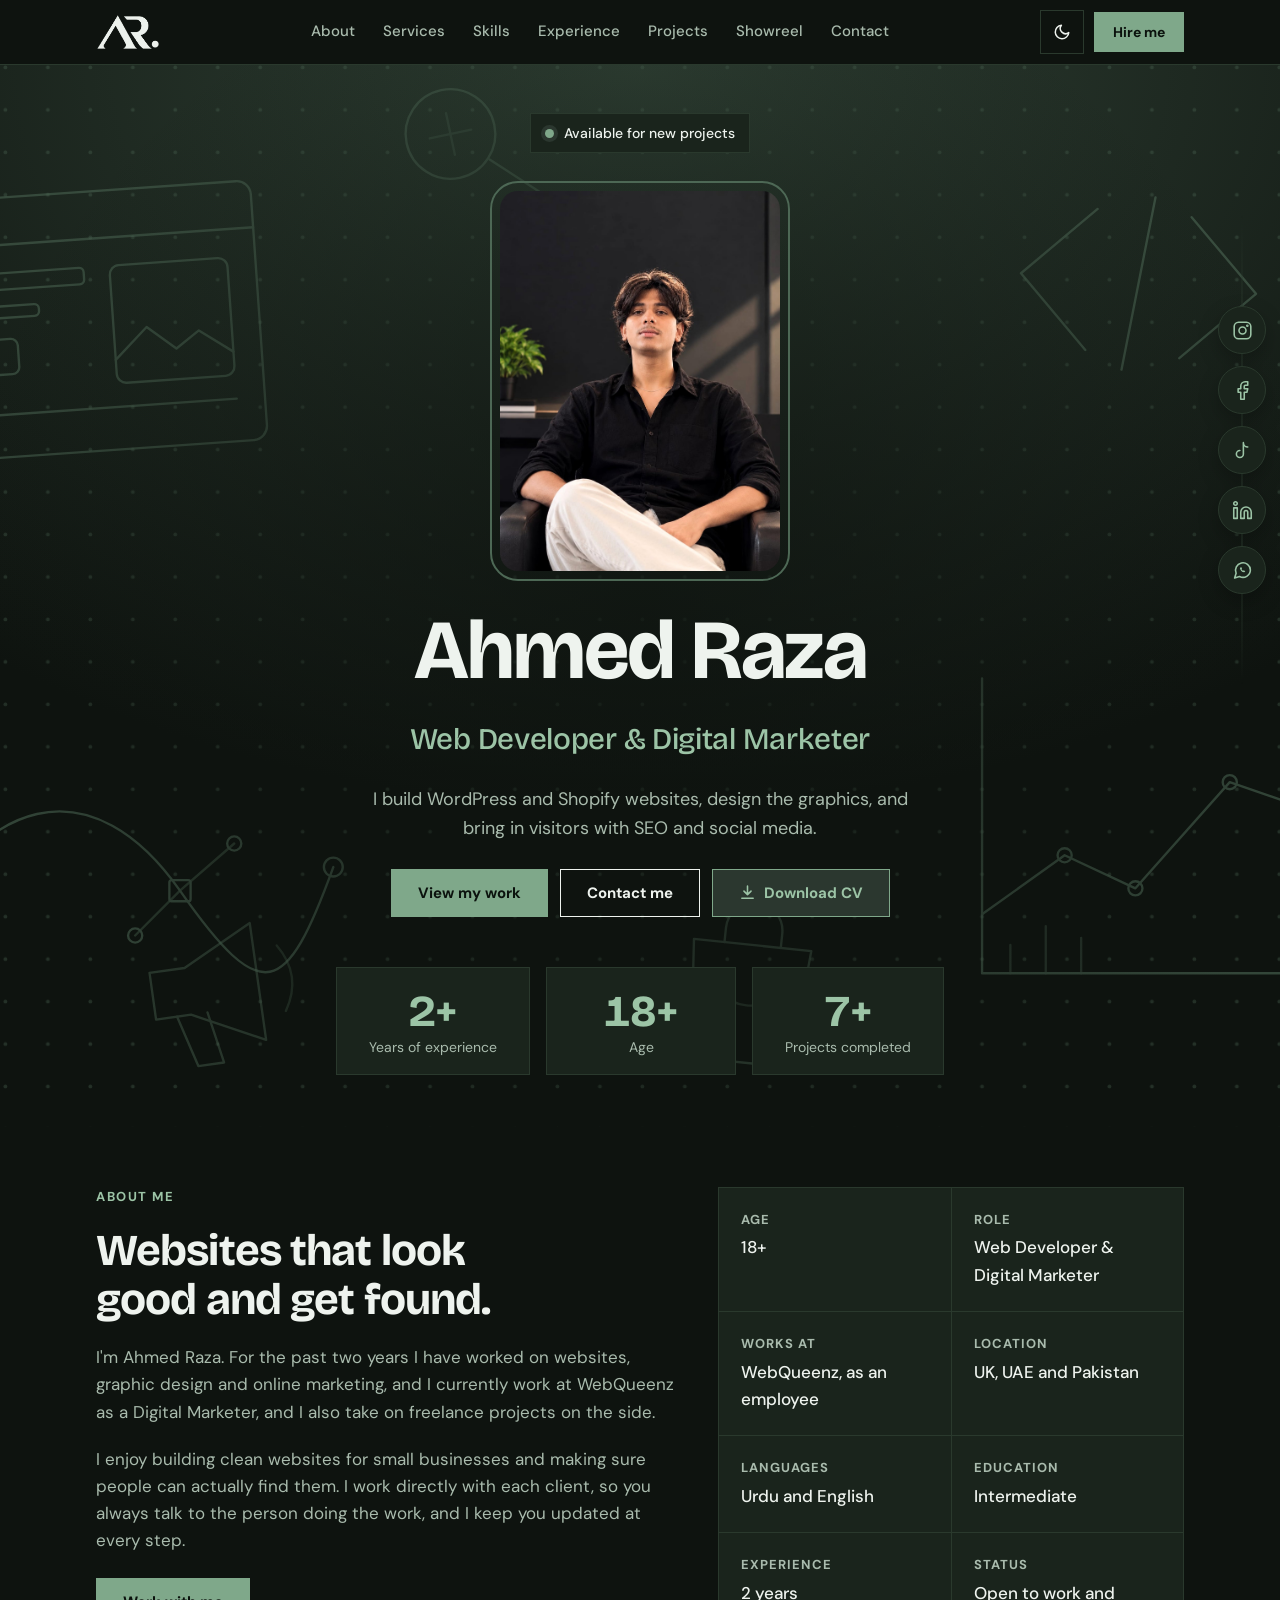
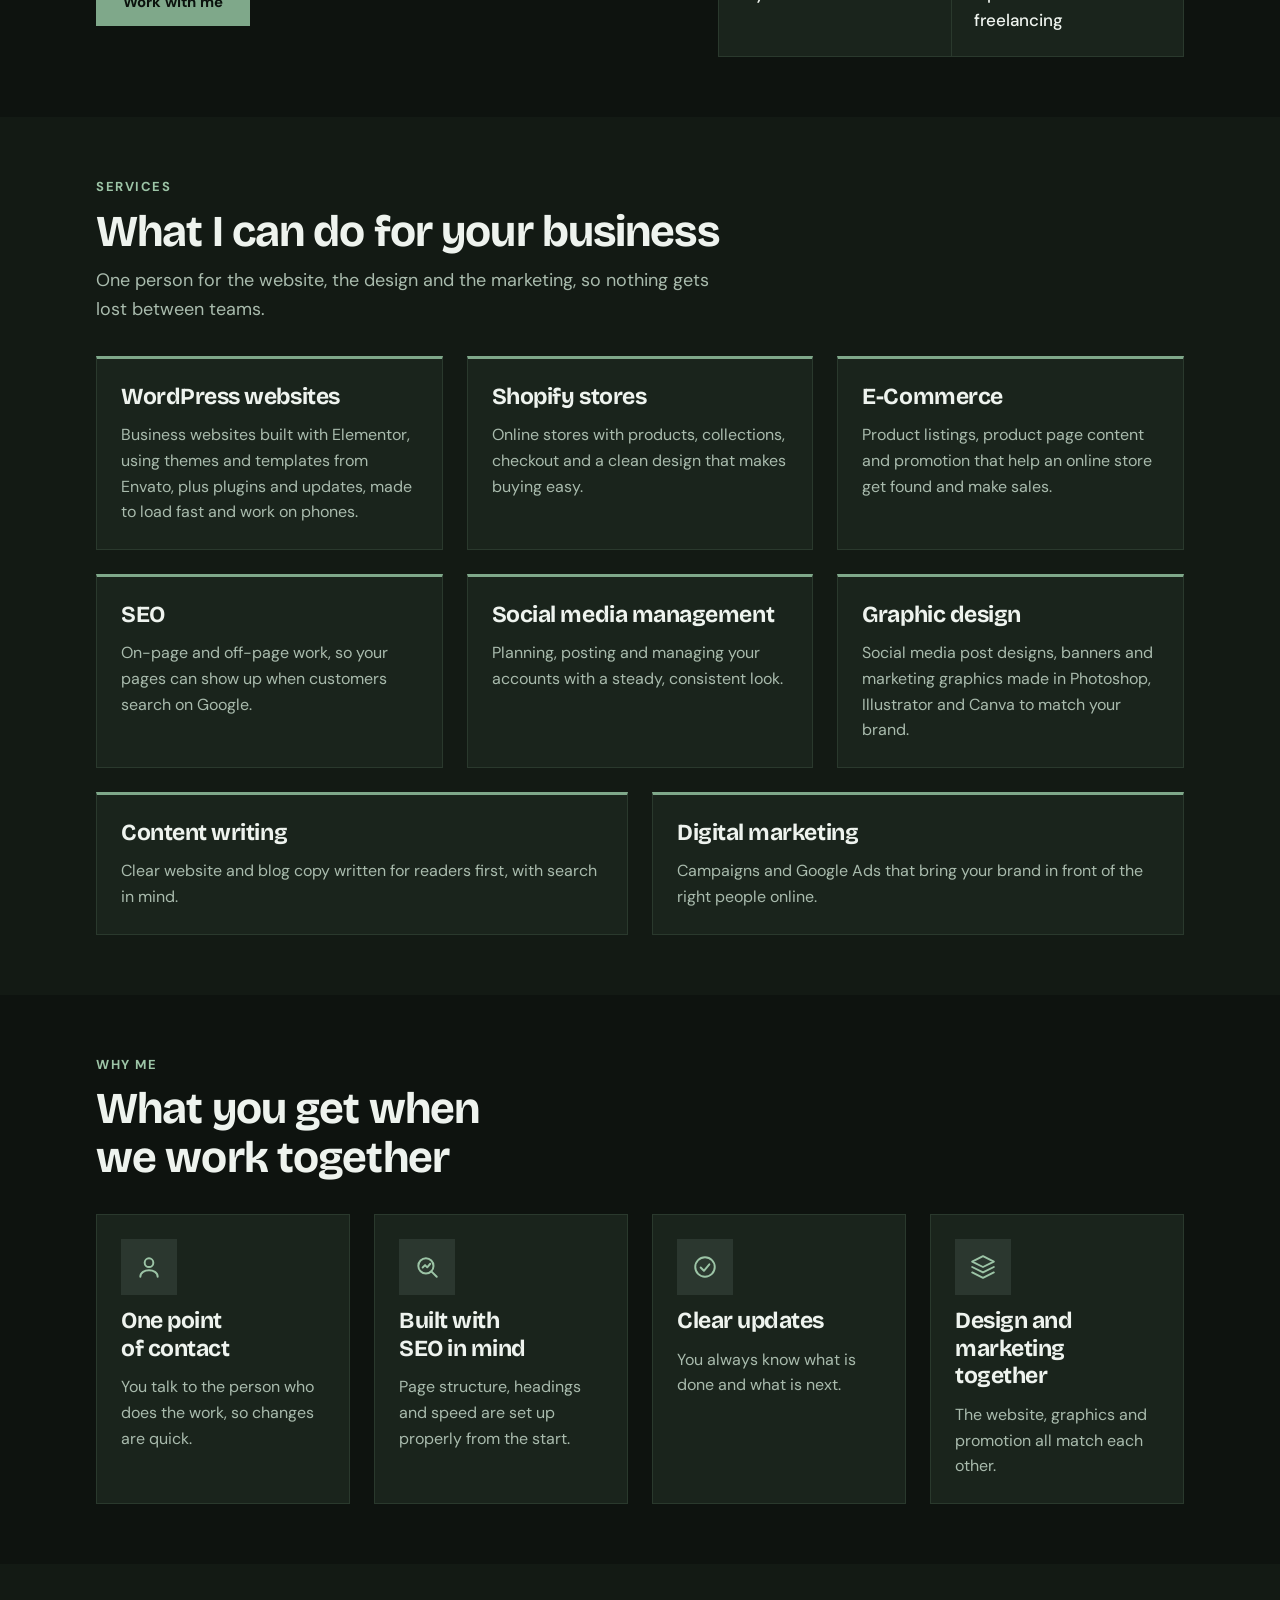
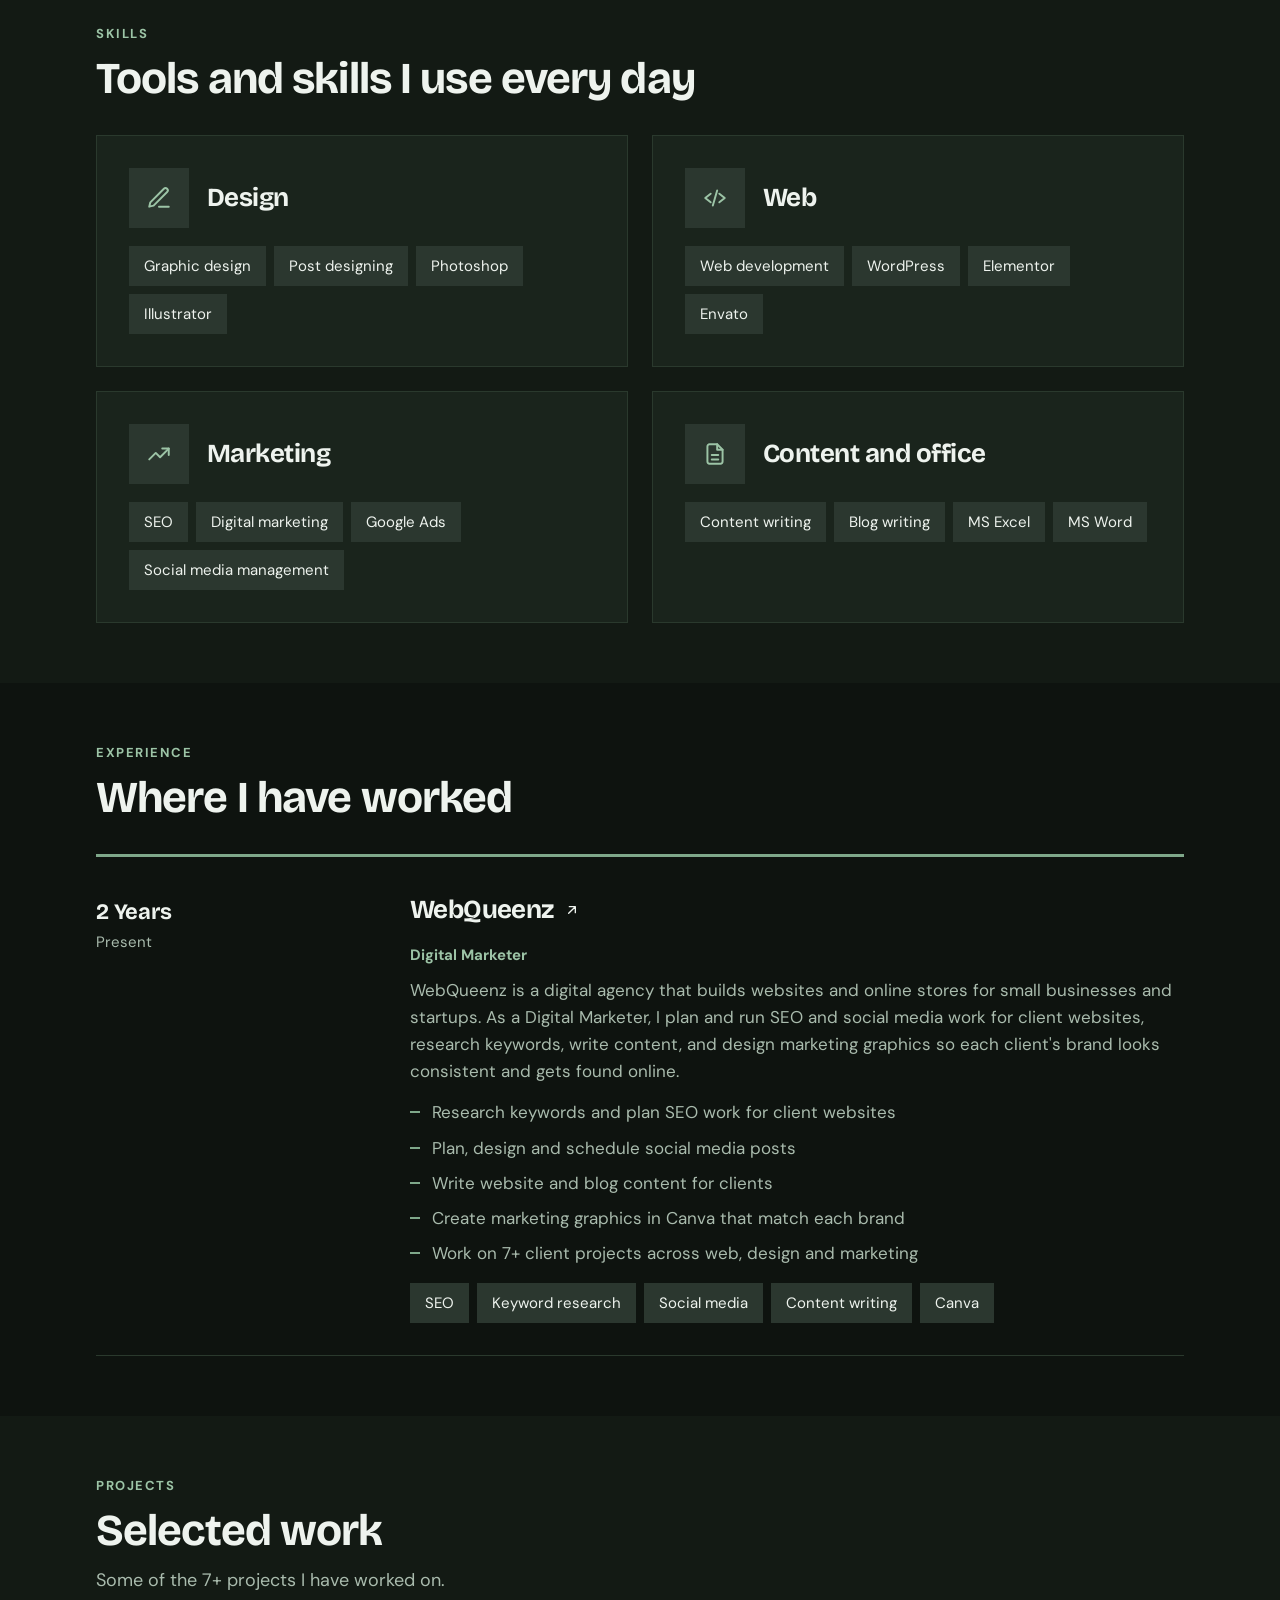
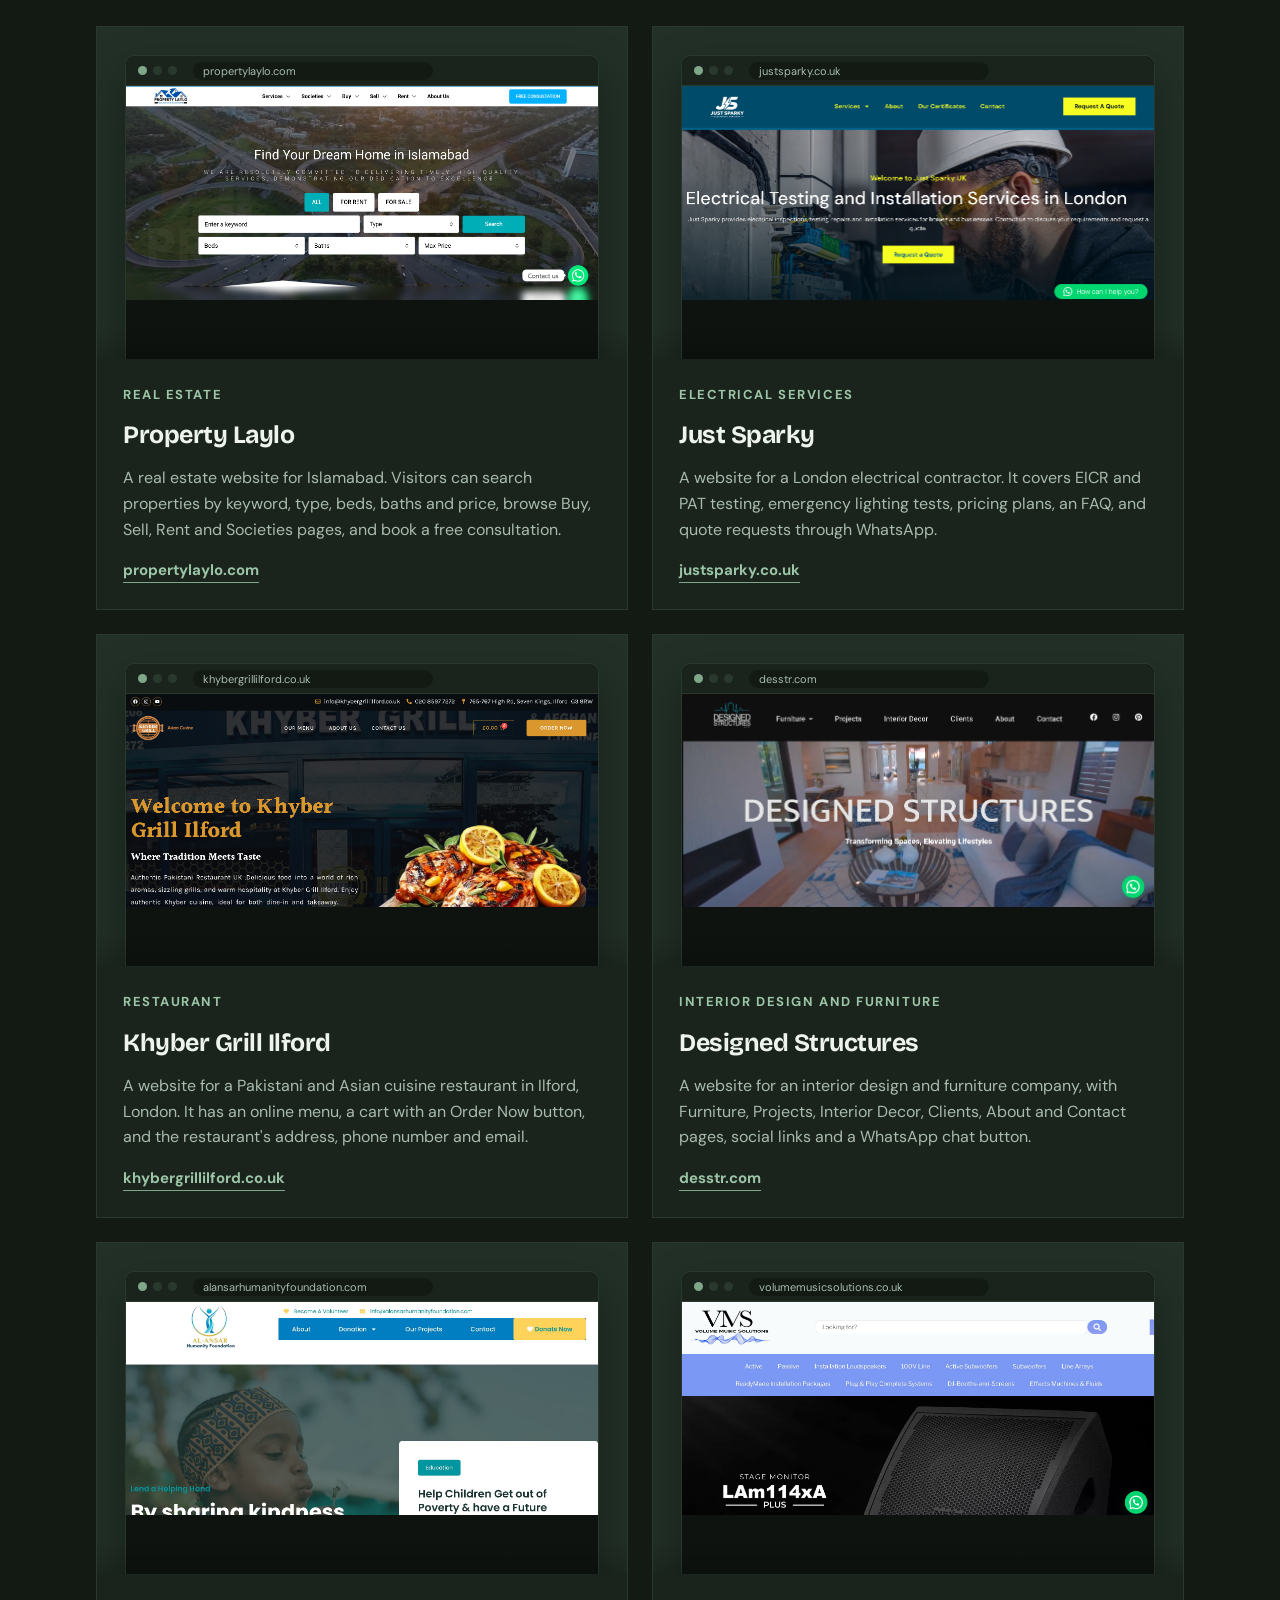
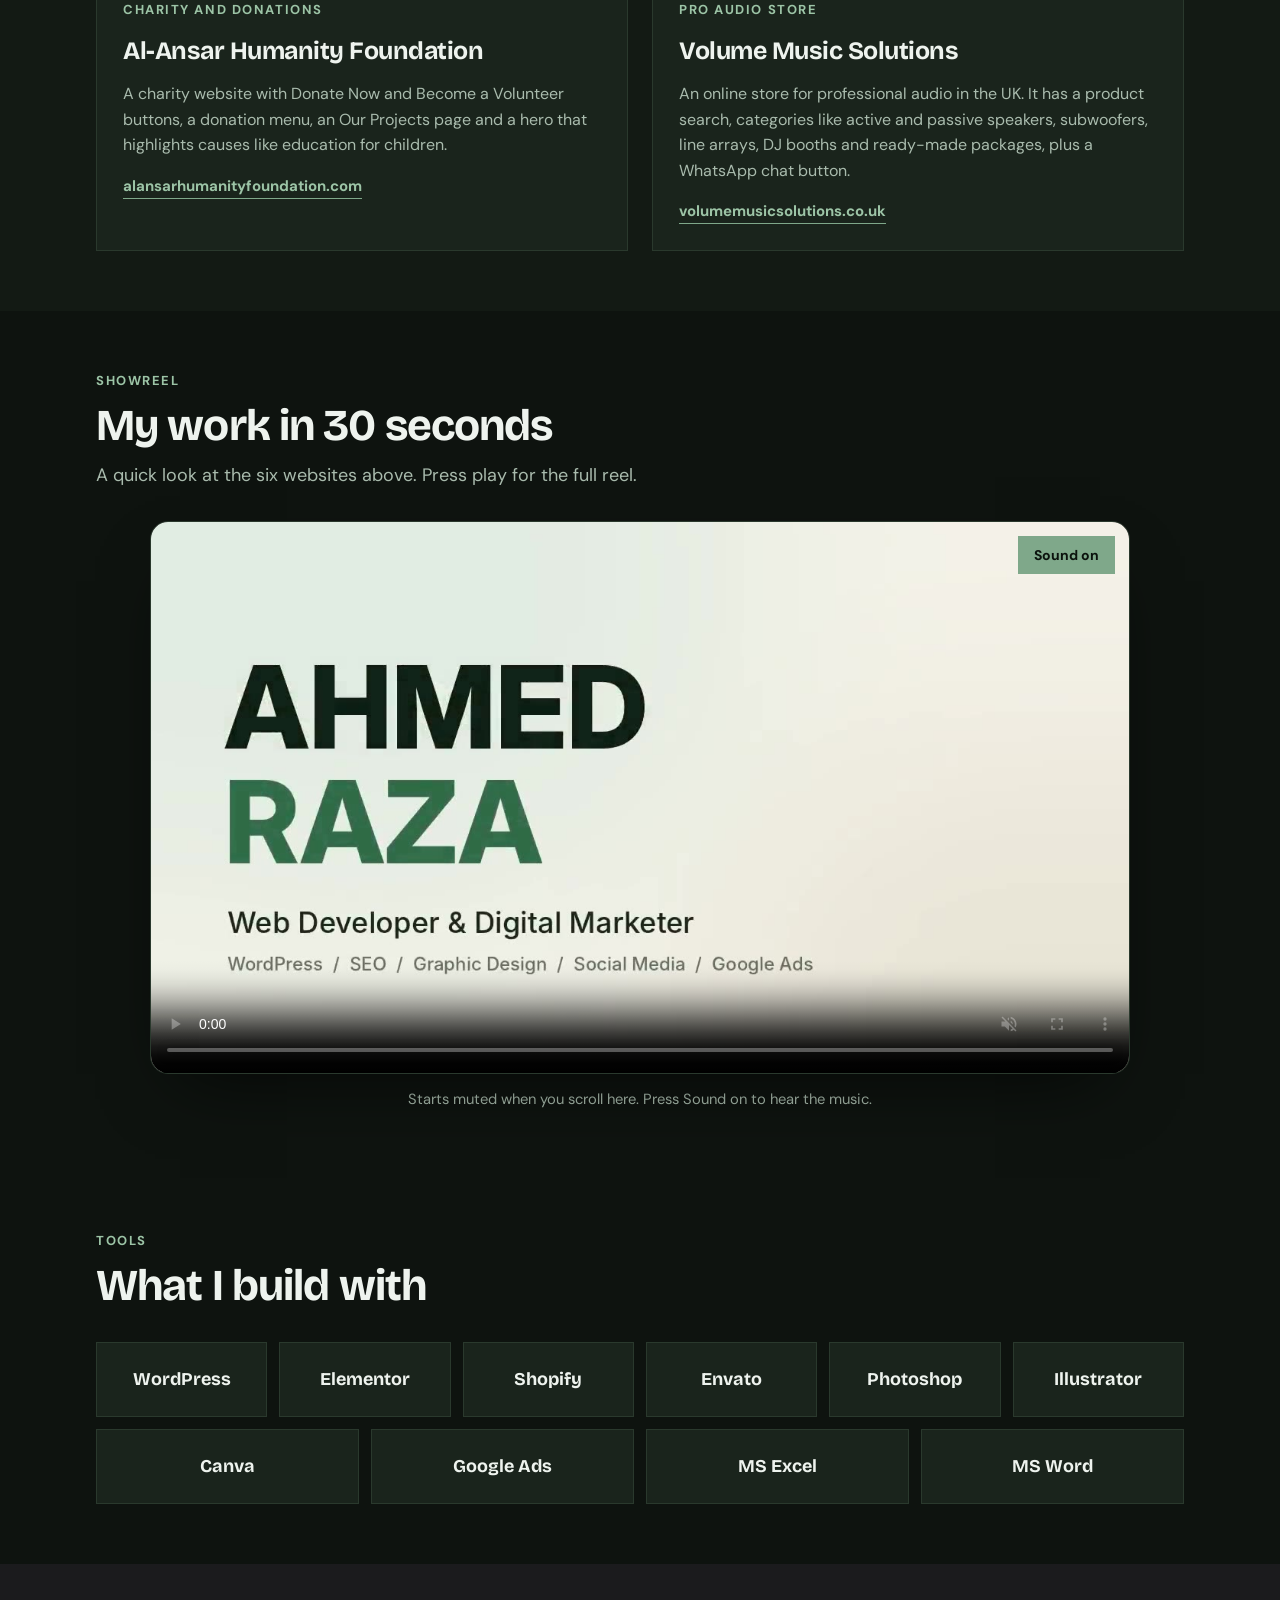
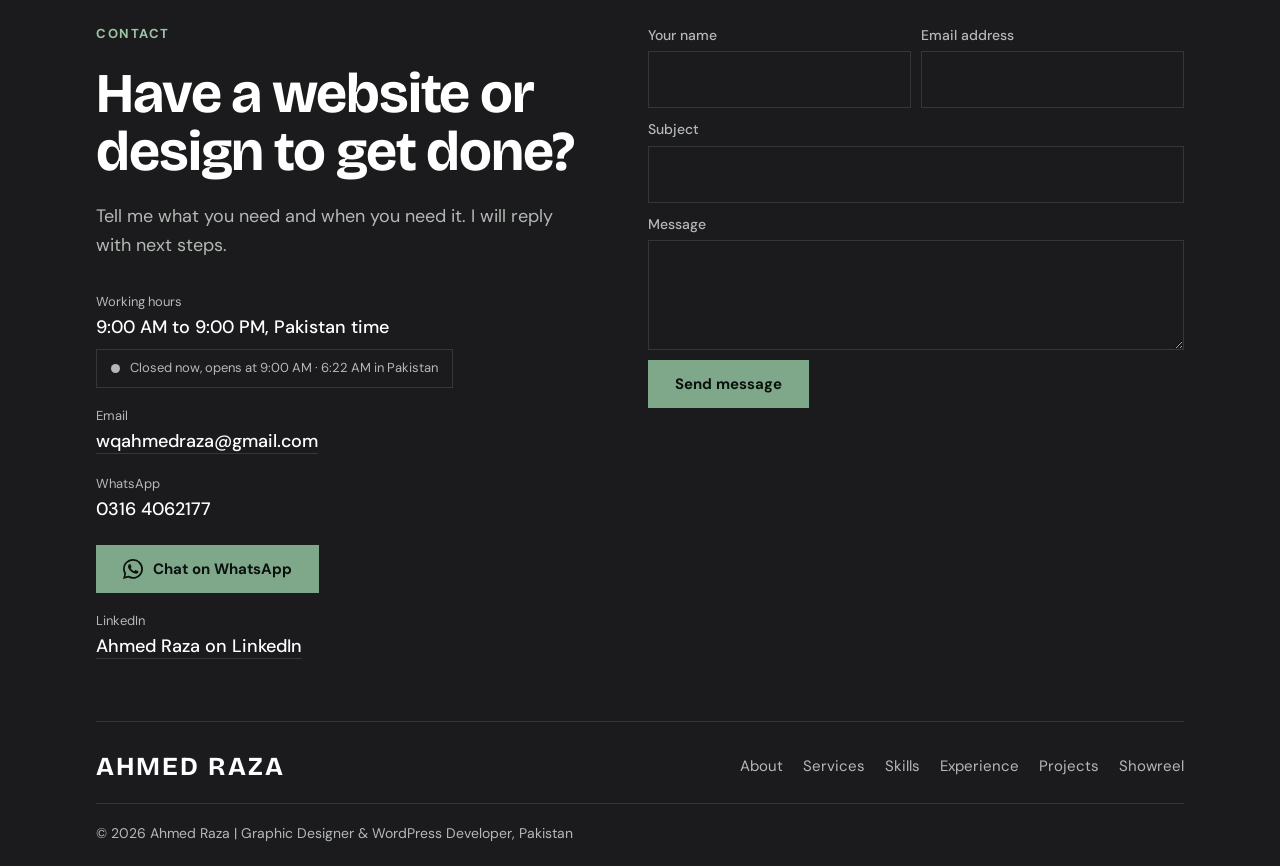
<file: portoflio/index.html>
<!DOCTYPE html>
<html lang="en">
<head>
<meta charset="utf-8">
<meta name="viewport" content="width=device-width, initial-scale=1, viewport-fit=cover">
<title>Ahmed Raza Portfolio</title>
<meta name="description" content="Ahmed Raza, web developer and digital marketer. WordPress, Shopify, SEO, graphic design and social media.">
<meta name="theme-color" content="#0e130f">
<meta property="og:title" content="Ahmed Raza | Web Developer &amp; Digital Marketer">
<meta property="og:description" content="WordPress, Shopify, SEO, graphic design and social media.">
<meta property="og:image" content="assets/images/ahmed-raza.jpg">
<link rel="icon" type="image/png" href="assets/images/logo.png">
<link rel="preconnect" href="https://fonts.googleapis.com">
<link rel="preconnect" href="https://fonts.gstatic.com" crossorigin>
<link rel="stylesheet" href="https://fonts.googleapis.com/css2?family=Bricolage+Grotesque:opsz,wght@12..96,500;12..96,700&family=DM+Sans:wght@400;500;700&display=swap">
<link rel="stylesheet" href="css/style.css">
</head>
<body>
<div id="loader" role="status" aria-live="polite" aria-label="Loading">
  <div class="ld-name">Ahmed Raza</div>
  <div class="bat"><div class="bat-body"><div class="bat-fill" id="ldfill"></div><svg class="bat-bolt" viewBox="0 0 24 24" fill="currentColor" aria-hidden="true"><path d="M13 2L4 14h6l-1 8 9-12h-6z"/></svg></div><div class="bat-nub"></div></div>
  <div class="ld-pct" id="ldpct">0%</div>
  <div class="ld-sub" id="ldsub">CHARGING PORTFOLIO</div>
</div>
<noscript><style>#loader{display:none}</style></noscript>
<script src="js/loader.js"></script>
<header class="top">
  <div class="wrap">
    <a class="logo" href="#home" aria-label="Ahmed Raza, back to top"></a>
    <nav class="links" aria-label="Main">
      <a href="#about">About</a>
      <a href="#services">Services</a>
      <a href="#skills">Skills</a>
      <a href="#experience">Experience</a>
      <a href="#projects">Projects</a>
      <a href="#showreel">Showreel</a>
      <a href="#contact">Contact</a>
    </nav>
    <div class="tools">
      <button class="icon-btn" id="theme" type="button" aria-label="Switch between light and dark">
        <svg width="18" height="18" viewBox="0 0 24 24" fill="none" stroke="currentColor" stroke-width="2" stroke-linecap="round" stroke-linejoin="round" aria-hidden="true"><path d="M21 12.8A9 9 0 1 1 11.2 3a7 7 0 0 0 9.8 9.8z"/></svg>
      </button>
      <a class="btn btn-solid btn-sm links-cta" href="#contact" style="display:inline-flex">Hire me</a>
      <button class="icon-btn menu-btn" id="menu" type="button" aria-label="Open menu" aria-expanded="false" aria-controls="mnav">
        <svg width="20" height="20" viewBox="0 0 24 24" fill="none" stroke="currentColor" stroke-width="2" stroke-linecap="round" aria-hidden="true"><path d="M4 7h16M4 12h16M4 17h16"/></svg>
      </button>
    </div>
  </div>
  <div class="mobile-nav" id="mnav" hidden>
    <div class="wrap">
      <a href="#about">About</a>
      <a href="#services">Services</a>
      <a href="#skills">Skills</a>
      <a href="#experience">Experience</a>
      <a href="#projects">Projects</a>
      <a href="#showreel">Showreel</a>
      <a href="#contact">Contact</a>
    </div>
  </div>
</header>

<main id="top">

<section class="hero" id="home">
  <div class="hero-bg" aria-hidden="true">
    <svg viewBox="0 0 1440 900" preserveAspectRatio="xMidYMid slice" fill="none" stroke="currentColor" stroke-width="2" stroke-linecap="round" stroke-linejoin="round">
      <defs>
        <pattern id="dots" width="36" height="36" patternUnits="userSpaceOnUse"><circle cx="2" cy="2" r="1.6" fill="currentColor" stroke="none"/></pattern>
      </defs>
      <rect width="1440" height="900" fill="url(#dots)" opacity=".35" stroke="none"/>

      <!-- website wireframe (web development, WordPress) -->
      <g opacity=".55" transform="translate(70 120) rotate(-4)">
        <rect x="0" y="0" width="320" height="220" rx="12"/>
        <path d="M0 40H320"/>
        <circle cx="24" cy="20" r="5"/><circle cx="44" cy="20" r="5"/><circle cx="64" cy="20" r="5"/>
        <rect x="24" y="64" width="150" height="14" rx="4"/>
        <rect x="24" y="92" width="110" height="10" rx="4"/>
        <rect x="24" y="120" width="90" height="30" rx="6"/>
        <rect x="196" y="64" width="100" height="100" rx="8"/>
        <path d="M196 144l28-26 24 20 20-14 28 20"/>
        <path d="M24 184H296"/>
      </g>

      <!-- code brackets -->
      <g opacity=".6" transform="translate(1040 96) rotate(5)">
        <path d="M70 20L10 80l60 60"/>
        <path d="M150 20l60 60-60 60"/>
        <path d="M118 6L102 154"/>
      </g>

      <!-- SEO growth chart -->
      <g opacity=".6" transform="translate(1010 520)">
        <path d="M0 0V250H360"/>
        <path d="M0 200l70-50 60 28 80-90 70 24 80-96"/>
        <circle cx="70" cy="150" r="6"/><circle cx="130" cy="178" r="6"/><circle cx="210" cy="88" r="6"/><circle cx="280" cy="112" r="6"/>
        <circle cx="360" cy="16" r="9"/>
        <path d="M330 8l30 8-8 30"/>
        <path d="M24 250v-24M54 250v-40M84 250v-30" opacity=".6"/>
      </g>

      <!-- pen tool path (graphic design) -->
      <g opacity=".6" transform="translate(80 560)">
        <path d="M0 220C80 40 180 40 250 140S340 230 380 120"/>
        <path d="M0 220L-6 170M250 140L296 100M250 140L212 178" opacity=".7"/>
        <rect x="-9" y="211" width="18" height="18" rx="2"/>
        <rect x="241" y="131" width="18" height="18" rx="2"/>
        <circle cx="-6" cy="170" r="6"/><circle cx="296" cy="100" r="6"/><circle cx="212" cy="178" r="6"/>
        <circle cx="380" cy="120" r="8"/>
      </g>

      <!-- magnifier (keyword research, SEO) -->
      <g opacity=".5" transform="translate(500 20) rotate(-12)">
        <circle cx="50" cy="50" r="38"/>
        <path d="M78 78l40 40"/>
        <path d="M32 50h36M50 32v36" opacity=".6"/>
      </g>

      <!-- shopping bag (Shopify) -->
      <g opacity=".5" transform="translate(760 700) rotate(6)">
        <path d="M10 40h100l-8 100H18z"/>
        <path d="M36 40V28a24 24 0 0 1 48 0v12"/>
        <path d="M44 84c0 10 32 10 32 0" opacity=".7"/>
      </g>

      <!-- social / megaphone -->
      <g opacity=".45" transform="translate(300 740) rotate(-8)">
        <path d="M0 30h30l60-30v100L30 70H0z"/>
        <path d="M18 70l12 44h22l-8-44"/>
        <path d="M110 22q18 28 0 56" opacity=".7"/>
      </g>
    </svg>
    <div class="hero-fade"></div>
  </div>
  <div class="wrap">
    <div class="badge"><span class="dot"></span>Available for new projects</div>
    <div class="portrait">
      <img src="assets/images/ahmed-raza.jpg" alt="Ahmed Raza" width="1350" height="1800">
    </div>
    <h1>Ahmed Raza</h1>
    <div class="role">Web Developer &amp; Digital Marketer</div>
    <p class="lead">I build WordPress and Shopify websites, design the graphics, and bring in visitors with SEO and social media.</p>
    <div class="cta">
      <a class="btn btn-solid" href="#projects">View my work</a>
      <a class="btn btn-line" href="#contact">Contact me</a>
      <a class="btn btn-cv" id="cv" href="assets/cv/Ahmed-Raza-CV.pdf" download="Ahmed-Raza-CV.pdf"><svg width="17" height="17" viewBox="0 0 24 24" fill="none" stroke="currentColor" stroke-width="2.2" stroke-linecap="round" stroke-linejoin="round" aria-hidden="true" style="margin-right:8px"><path d="M12 3v12m0 0l-5-5m5 5l5-5M4 20h16"/></svg>Download CV</a>
    </div>
    <div class="hero-stats">
      <div class="stat"><strong data-count="2" data-suffix="+">2+</strong><span>Years of experience</span></div>
      <div class="stat"><strong data-count="18" data-suffix="+">18+</strong><span>Age</span></div>
      <div class="stat"><strong data-count="7" data-suffix="+">7+</strong><span>Projects completed</span></div>
    </div>
  </div>
</section>

<section class="section" id="about">
  <div class="wrap about-grid">
    <div class="about-copy">
      <div class="eyebrow">About me</div>
      <h2 class="h2">Websites that look good and get found.</h2>
      <p>I'm Ahmed Raza. For the past two years I have worked on websites, graphic design and online marketing, and I currently work at WebQueenz as a Digital Marketer, and I also take on freelance projects on the side.</p>
      <p>I enjoy building clean websites for small businesses and making sure people can actually find them. I work directly with each client, so you always talk to the person doing the work, and I keep you updated at every step.</p>
      <div class="cta"><a class="btn btn-solid" href="#contact">Work with me</a></div>
    </div>
    <div class="facts">
      <div class="fact"><span>Age</span><strong>18+</strong></div>
      <div class="fact"><span>Role</span><strong>Web Developer &amp; Digital Marketer</strong></div>
      <div class="fact"><span>Works at</span><strong>WebQueenz, as an employee</strong></div>
      <div class="fact"><span>Location</span><strong>UK, UAE and Pakistan</strong></div>
      <div class="fact"><span>Languages</span><strong>Urdu and English</strong></div>
      <div class="fact"><span>Education</span><strong>Intermediate</strong></div>
      <div class="fact"><span>Experience</span><strong>2 years</strong></div>
      <div class="fact"><span>Status</span><strong>Open to work and freelancing</strong></div>
    </div>
  </div>
</section>

<section class="section alt" id="services">
  <div class="wrap">
    <div class="head">
      <div class="eyebrow">Services</div>
      <h2 class="h2">What I can do for your business</h2>
      <p class="lead">One person for the website, the design and the marketing, so nothing gets lost between teams.</p>
    </div>
    <div class="grid">
      <article class="card svc"><h3>WordPress websites</h3><p>Business websites built with Elementor, using themes and templates from Envato, plus plugins and updates, made to load fast and work on phones.</p></article>
      <article class="card svc"><h3>Shopify stores</h3><p>Online stores with products, collections, checkout and a clean design that makes buying easy.</p></article>
      <article class="card svc"><h3>E-Commerce</h3><p>Product listings, product page content and promotion that help an online store get found and make sales.</p></article>
      <article class="card svc"><h3>SEO</h3><p>On-page and off-page work, so your pages can show up when customers search on Google.</p></article>
      <article class="card svc"><h3>Social media management</h3><p>Planning, posting and managing your accounts with a steady, consistent look.</p></article>
      <article class="card svc"><h3>Graphic design</h3><p>Social media post designs, banners and marketing graphics made in Photoshop, Illustrator and Canva to match your brand.</p></article>
      <article class="card svc"><h3>Content writing</h3><p>Clear website and blog copy written for readers first, with search in mind.</p></article>
      <article class="card svc"><h3>Digital marketing</h3><p>Campaigns and Google Ads that bring your brand in front of the right people online.</p></article>
    </div>
  </div>
</section>

<section class="section" id="why">
  <div class="wrap">
    <div class="head">
      <div class="eyebrow">Why me</div>
      <h2 class="h2">What you get when we work together</h2>
    </div>
    <div class="grid">
      <article class="card why"><span class="ico" aria-hidden="true"><svg width="26" height="26" viewBox="0 0 24 24" fill="none" stroke="currentColor" stroke-width="1.8" stroke-linecap="round" stroke-linejoin="round"><circle cx="12" cy="8" r="4"/><path d="M4 21c0-4 4-6 8-6s8 2 8 6"/></svg></span><h3>One point of contact</h3><p>You talk to the person who does the work, so changes are quick.</p></article>
      <article class="card why"><span class="ico" aria-hidden="true"><svg width="26" height="26" viewBox="0 0 24 24" fill="none" stroke="currentColor" stroke-width="1.8" stroke-linecap="round" stroke-linejoin="round"><circle cx="11" cy="11" r="7"/><path d="M21 21l-5-5"/><path d="M8 12.5l2.2-2.2 2 2L15 9"/></svg></span><h3>Built with SEO in mind</h3><p>Page structure, headings and speed are set up properly from the start.</p></article>
      <article class="card why"><span class="ico" aria-hidden="true"><svg width="26" height="26" viewBox="0 0 24 24" fill="none" stroke="currentColor" stroke-width="1.8" stroke-linecap="round" stroke-linejoin="round"><circle cx="12" cy="12" r="9"/><path d="M8 12.5l3 3 5-6"/></svg></span><h3>Clear updates</h3><p>You always know what is done and what is next.</p></article>
      <article class="card why"><span class="ico" aria-hidden="true"><svg width="26" height="26" viewBox="0 0 24 24" fill="none" stroke="currentColor" stroke-width="1.8" stroke-linecap="round" stroke-linejoin="round"><path d="M12 2l10 5-10 5L2 7z"/><path d="M2 12l10 5 10-5"/><path d="M2 17l10 5 10-5"/></svg></span><h3>Design and marketing together</h3><p>The website, graphics and promotion all match each other.</p></article>
    </div>
  </div>
</section>

<section class="section alt" id="skills">
  <div class="wrap">
    <div class="head">
      <div class="eyebrow">Skills</div>
      <h2 class="h2">Tools and skills I use every day</h2>
    </div>
    <div class="grid">
      <div class="skillgroup"><div class="skillhead"><span class="ico" aria-hidden="true"><svg width="26" height="26" viewBox="0 0 24 24" fill="none" stroke="currentColor" stroke-width="1.8" stroke-linecap="round" stroke-linejoin="round"><path d="M12 20h9"/><path d="M16.5 3.5a2.1 2.1 0 0 1 3 3L7 19l-4 1 1-4z"/></svg></span><h3>Design</h3></div><div class="chips"><span class="pill">Graphic design</span><span class="pill">Post designing</span><span class="pill">Photoshop</span><span class="pill">Illustrator</span></div></div>
      <div class="skillgroup"><div class="skillhead"><span class="ico" aria-hidden="true"><svg width="26" height="26" viewBox="0 0 24 24" fill="none" stroke="currentColor" stroke-width="1.8" stroke-linecap="round" stroke-linejoin="round"><path d="M8 8l-5 4 5 4"/><path d="M16 8l5 4-5 4"/><path d="M14 5l-4 14"/></svg></span><h3>Web</h3></div><div class="chips"><span class="pill">Web development</span><span class="pill">WordPress</span><span class="pill">Elementor</span><span class="pill">Envato</span></div></div>
      <div class="skillgroup"><div class="skillhead"><span class="ico" aria-hidden="true"><svg width="26" height="26" viewBox="0 0 24 24" fill="none" stroke="currentColor" stroke-width="1.8" stroke-linecap="round" stroke-linejoin="round"><path d="M3 17l6-6 4 4 8-8"/><path d="M15 7h6v6"/></svg></span><h3>Marketing</h3></div><div class="chips"><span class="pill">SEO</span><span class="pill">Digital marketing</span><span class="pill">Google Ads</span><span class="pill">Social media management</span></div></div>
      <div class="skillgroup"><div class="skillhead"><span class="ico" aria-hidden="true"><svg width="26" height="26" viewBox="0 0 24 24" fill="none" stroke="currentColor" stroke-width="1.8" stroke-linecap="round" stroke-linejoin="round"><path d="M14 3H7a2 2 0 0 0-2 2v14a2 2 0 0 0 2 2h10a2 2 0 0 0 2-2V8z"/><path d="M14 3v5h5"/><path d="M9 13h6M9 17h6"/></svg></span><h3>Content and office</h3></div><div class="chips"><span class="pill">Content writing</span><span class="pill">Blog writing</span><span class="pill">MS Excel</span><span class="pill">MS Word</span></div></div>
    </div>
  </div>
</section>

<section class="section" id="experience">
  <div class="wrap">
    <div class="head">
      <div class="eyebrow">Experience</div>
      <h2 class="h2">Where I have worked</h2>
    </div>
    <div class="exp">
      <div class="job">
        <div class="when"><strong class="dur">2 Years</strong>Present</div>
        <div class="what">
          <h3><a class="co-link" href="https://webqueenz.com" target="_blank" rel="noopener">WebQueenz<svg width="16" height="16" viewBox="0 0 24 24" fill="none" stroke="currentColor" stroke-width="2" stroke-linecap="round" stroke-linejoin="round" aria-hidden="true"><path d="M7 17L17 7M8 7h9v9"/></svg></a></h3>
          <div class="where">Digital Marketer</div>
          <p>WebQueenz is a digital agency that builds websites and online stores for small businesses and startups. As a Digital Marketer, I plan and run SEO and social media work for client websites, research keywords, write content, and design marketing graphics so each client's brand looks consistent and gets found online.</p>
          <ul class="dos">
            <li>Research keywords and plan SEO work for client websites</li>
            <li>Plan, design and schedule social media posts</li>
            <li>Write website and blog content for clients</li>
            <li>Create marketing graphics in Canva that match each brand</li>
            <li>Work on 7+ client projects across web, design and marketing</li>
          </ul>
          <div class="chips"><span class="pill">SEO</span><span class="pill">Keyword research</span><span class="pill">Social media</span><span class="pill">Content writing</span><span class="pill">Canva</span></div>
        </div>
      </div>
    </div>
  </div>
</section>

<section class="section alt" id="projects">
  <div class="wrap">
    <div class="head">
      <div class="eyebrow">Projects</div>
      <h2 class="h2">Selected work</h2>
      <p class="lead">Some of the 7+ projects I have worked on.</p>
    </div>
    <div class="grid">
      <article class="proj">
        <a class="shot" href="https://propertylaylo.com" target="_blank" rel="noopener" aria-label="Open Property Laylo website (propertylaylo.com)">
          <div class="mock" aria-hidden="true">
            <div class="mock-bar"><i></i><i></i><i></i><span class="mock-url">propertylaylo.com</span></div>
            <div class="mock-body shotimg"><img src="assets/images/project-property-laylo.jpg" alt="Property Laylo home page" width="1886" height="852" decoding="async"></div>
          </div>
          <span class="visit">Visit website</span>
        </a>
        <div class="proj-body">
          <div class="eyebrow">Real estate</div>
          <h3>Property Laylo</h3>
          <p>A real estate website for Islamabad. Visitors can search properties by keyword, type, beds, baths and price, browse Buy, Sell, Rent and Societies pages, and book a free consultation.</p>
          <a class="link" href="https://propertylaylo.com" target="_blank" rel="noopener">propertylaylo.com</a>
        </div>
      </article>
      <article class="proj">
        <a class="shot" href="https://justsparky.co.uk/" target="_blank" rel="noopener" aria-label="Open Just Sparky website (justsparky.co.uk)">
          <div class="mock" aria-hidden="true">
            <div class="mock-bar"><i></i><i></i><i></i><span class="mock-url">justsparky.co.uk</span></div>
            <div class="mock-body shotimg"><img src="assets/images/project-just-sparky.jpg" alt="Just Sparky home page" width="1890" height="854" decoding="async"></div>
          </div>
          <span class="visit">Visit website</span>
        </a>
        <div class="proj-body">
          <div class="eyebrow">Electrical services</div>
          <h3>Just Sparky</h3>
          <p>A website for a London electrical contractor. It covers EICR and PAT testing, emergency lighting tests, pricing plans, an FAQ, and quote requests through WhatsApp.</p>
          <a class="link" href="https://justsparky.co.uk/" target="_blank" rel="noopener">justsparky.co.uk</a>
        </div>
      </article>
      <article class="proj">
        <a class="shot" href="https://khybergrillilford.co.uk" target="_blank" rel="noopener" aria-label="Open Khyber Grill Ilford website (khybergrillilford.co.uk)">
          <div class="mock" aria-hidden="true">
            <div class="mock-bar"><i></i><i></i><i></i><span class="mock-url">khybergrillilford.co.uk</span></div>
            <div class="mock-body shotimg"><img src="assets/images/project-khyber-grill.jpg" alt="Khyber Grill Ilford home page" width="1870" height="845" decoding="async"></div>
          </div>
          <span class="visit">Visit website</span>
        </a>
        <div class="proj-body">
          <div class="eyebrow">Restaurant</div>
          <h3>Khyber Grill Ilford</h3>
          <p>A website for a Pakistani and Asian cuisine restaurant in Ilford, London. It has an online menu, a cart with an Order Now button, and the restaurant's address, phone number and email.</p>
          <a class="link" href="https://khybergrillilford.co.uk" target="_blank" rel="noopener">khybergrillilford.co.uk</a>
        </div>
      </article>
      <article class="proj">
        <a class="shot" href="http://www.desstr.com" target="_blank" rel="noopener" aria-label="Open Designed Structures website (desstr.com)">
          <div class="mock" aria-hidden="true">
            <div class="mock-bar"><i></i><i></i><i></i><span class="mock-url">desstr.com</span></div>
            <div class="mock-body shotimg"><img src="assets/images/project-designed-structures.jpg" alt="Designed Structures home page" width="1894" height="857" decoding="async"></div>
          </div>
          <span class="visit">Visit website</span>
        </a>
        <div class="proj-body">
          <div class="eyebrow">Interior design and furniture</div>
          <h3>Designed Structures</h3>
          <p>A website for an interior design and furniture company, with Furniture, Projects, Interior Decor, Clients, About and Contact pages, social links and a WhatsApp chat button.</p>
          <a class="link" href="http://www.desstr.com" target="_blank" rel="noopener">desstr.com</a>
        </div>
      </article>
      <article class="proj">
        <a class="shot" href="https://alansarhumanityfoundation.com/" target="_blank" rel="noopener" aria-label="Open Al-Ansar Humanity Foundation website (alansarhumanityfoundation.com)">
          <div class="mock" aria-hidden="true">
            <div class="mock-bar"><i></i><i></i><i></i><span class="mock-url">alansarhumanityfoundation.com</span></div>
            <div class="mock-body shotimg"><img src="assets/images/project-al-ansar.jpg" alt="Al-Ansar Humanity Foundation home page" width="1854" height="838" decoding="async"></div>
          </div>
          <span class="visit">Visit website</span>
        </a>
        <div class="proj-body">
          <div class="eyebrow">Charity and donations</div>
          <h3>Al-Ansar Humanity Foundation</h3>
          <p>A charity website with Donate Now and Become a Volunteer buttons, a donation menu, an Our Projects page and a hero that highlights causes like education for children.</p>
          <a class="link" href="https://alansarhumanityfoundation.com/" target="_blank" rel="noopener">alansarhumanityfoundation.com</a>
        </div>
      </article>
      <article class="proj">
        <a class="shot" href="https://volumemusicsolutions.co.uk/" target="_blank" rel="noopener" aria-label="Open Volume Music Solutions website (volumemusicsolutions.co.uk)">
          <div class="mock" aria-hidden="true">
            <div class="mock-bar"><i></i><i></i><i></i><span class="mock-url">volumemusicsolutions.co.uk</span></div>
            <div class="mock-body shotimg"><img src="assets/images/project-volume-music.jpg" alt="Volume Music Solutions home page" width="1872" height="846" decoding="async"></div>
          </div>
          <span class="visit">Visit website</span>
        </a>
        <div class="proj-body">
          <div class="eyebrow">Pro audio store</div>
          <h3>Volume Music Solutions</h3>
          <p>An online store for professional audio in the UK. It has a product search, categories like active and passive speakers, subwoofers, line arrays, DJ booths and ready-made packages, plus a WhatsApp chat button.</p>
          <a class="link" href="https://volumemusicsolutions.co.uk/" target="_blank" rel="noopener">volumemusicsolutions.co.uk</a>
        </div>
      </article>
    </div>
  </div>
</section>

<section class="section" id="showreel">
  <div class="wrap">
    <div class="head">
      <div class="eyebrow">Showreel</div>
      <h2 class="h2">My work in 30 seconds</h2>
      <p class="lead">A quick look at the six websites above. Press play for the full reel.</p>
    </div>
    <div class="reel">
      <button class="reel-snd" id="reelsnd" type="button" aria-label="Turn sound on">Sound on</button>
      <video id="reel" muted loop playsinline controls preload="metadata" poster="assets/images/showreel-poster.jpg" src="assets/video/showreel.mp4"></video>
    </div>
    <p class="reel-note">Starts muted when you scroll here. Press Sound on to hear the music.</p>
  </div>
</section>

<section class="section" id="tools">
  <div class="wrap">
    <div class="head">
      <div class="eyebrow">Tools</div>
      <h2 class="h2">What I build with</h2>
    </div>
    <div class="tools-row">
      <div class="tool">WordPress</div>
      <div class="tool">Elementor</div>
      <div class="tool">Shopify</div>
      <div class="tool">Envato</div>
      <div class="tool">Photoshop</div>
      <div class="tool">Illustrator</div>
      <div class="tool">Canva</div>
      <div class="tool">Google Ads</div>
      <div class="tool">MS Excel</div>
      <div class="tool">MS Word</div>
    </div>
  </div>
</section>

<section class="contact" id="contact">
  <div class="wrap">
    <div class="contact-grid">
      <div class="contact-copy">
        <div class="eyebrow">Contact</div>
        <h2>Have a website or design to get done?</h2>
        <p>Tell me what you need and when you need it. I will reply with next steps.</p>
        <div class="details">
          <div class="detail"><span>Working hours</span><strong>9:00 AM to 9:00 PM, Pakistan time</strong>
            <div class="hours-pill" id="hrs"><i class="hdot"></i><span id="hrs-text">Daily 9:00 AM to 9:00 PM PKT</span></div></div>
          <div class="detail"><span>Email</span><strong><a class="dlink" href="mailto:wqahmedraza@gmail.com">wqahmedraza@gmail.com</a></strong></div>
          <div class="detail"><span>WhatsApp</span><strong>0316 4062177</strong></div>
          <a class="btn btn-light wa" href="https://wa.me/923164062177?text=Hi%20Ahmed%2C%20I%20saw%20your%20portfolio%20and%20I%20would%20like%20to%20talk%20about%20a%20project." target="_blank" rel="noopener">
            <svg width="20" height="20" viewBox="0 0 24 24" fill="currentColor" aria-hidden="true"><path d="M20.5 3.5A11.8 11.8 0 0 0 12 0C5.4 0 .1 5.3.1 11.9c0 2.1.6 4.1 1.6 5.9L0 24l6.4-1.7a11.9 11.9 0 0 0 5.6 1.4C18.600 23.700 24 18.400 24 11.900c0-3.200-1.200-6.200-3.500-8.400zM12 21.600a9.800 9.800 0 0 1-5-1.400l-.4-.2-3.800 1 1-3.700-.2-.4a9.800 9.800 0 0 1-1.500-5.200C2.100 6.500 6.500 2.100 12 2.100c2.600 0 5.100 1 6.900 2.900a9.700 9.700 0 0 1 2.900 6.900c0 5.400-4.400 9.700-9.800 9.700zm5.400-7.300c-.3-.1-1.800-.9-2-1-.3-.1-.5-.1-.7.100l-.9 1.100c-.2.200-.3.200-.6.100a8 8 0 0 1-4-3.500c-.3-.5.300-.5.900-1.600.1-.2 0-.4 0-.5l-.9-2.200c-.2-.6-.5-.5-.7-.5h-.6c-.2 0-.5.100-.8.400-.3.300-1 1-1 2.500s1.100 2.900 1.200 3.100c.1.200 2.100 3.300 5.200 4.600 2 .8 2.700.9 3.700.7.600-.1 1.800-.7 2-1.400.3-.7.300-1.300.2-1.400-.1-.2-.3-.2-.6-.4z"/></svg>
            <span style="margin-left:10px">Chat on WhatsApp</span>
          </a>

          <div class="detail"><span>LinkedIn</span><strong><a class="dlink" href="https://www.linkedin.com/in/ahmed-raza-44aa26369/" target="_blank" rel="noopener">Ahmed Raza on LinkedIn</a></strong></div>
        </div>
      </div>
      <form id="form" novalidate>
        <div class="row">
          <div class="field"><label for="f-name">Your name</label><input id="f-name" name="name" type="text" autocomplete="name" required></div>
          <div class="field"><label for="f-email">Email address</label><input id="f-email" name="email" type="email" autocomplete="email" required></div>
        </div>
        <div class="field"><label for="f-subject">Subject</label><input id="f-subject" name="subject" type="text"></div>
        <div class="field"><label for="f-msg">Message</label><textarea id="f-msg" name="message" required></textarea></div>
        <button class="btn btn-light" type="submit">Send message</button>
        <div class="status" id="status" role="status" aria-live="polite"></div>
      </form>
    </div>

  </div>
</section>

</main>

<footer class="sitefoot"><div class="wrap">
    <div class="foot">
      <div class="foot-top">
        <div class="foot-name">AHMED RAZA</div>
        <nav aria-label="Footer"><a href="#about">About</a><a href="#services">Services</a><a href="#skills">Skills</a><a href="#experience">Experience</a><a href="#projects">Projects</a>
      <a href="#showreel">Showreel</a></nav>
      </div>
      <div class="foot-bottom">
        <span>© 2026 Ahmed Raza | Graphic Designer &amp; WordPress Developer, Pakistan</span>
        <div class="social"><a href="https://www.instagram.com/wqahmed.raza/" target="_blank" rel="noopener" data-social="instagram" aria-label="Instagram"><svg width="22" height="22" viewBox="0 0 24 24" fill="none" stroke="currentColor" stroke-width="1.8" stroke-linecap="round" stroke-linejoin="round" aria-hidden="true"><rect x="2.5" y="2.5" width="19" height="19" rx="5"/><circle cx="12" cy="12" r="4"/><circle cx="17.5" cy="6.5" r=".6" fill="currentColor"/></svg></a><a href="#contact" data-social="facebook" aria-label="Facebook"><svg width="22" height="22" viewBox="0 0 24 24" fill="none" stroke="currentColor" stroke-width="1.8" stroke-linecap="round" stroke-linejoin="round" aria-hidden="true"><path d="M18 2h-3a5 5 0 0 0-5 5v3H7v4h3v8h4v-8h3l1-4h-4V7a1 1 0 0 1 1-1h3z"/></svg></a><a href="#contact" data-social="tiktok" aria-label="TikTok"><svg width="22" height="22" viewBox="0 0 24 24" fill="none" stroke="currentColor" stroke-width="1.8" stroke-linecap="round" stroke-linejoin="round" aria-hidden="true"><path d="M9 12a4 4 0 1 0 4 4V3a5 5 0 0 0 5 5"/></svg></a><a href="https://www.linkedin.com/in/ahmed-raza-44aa26369/" target="_blank" rel="noopener" aria-label="LinkedIn"><svg width="22" height="22" viewBox="0 0 24 24" fill="none" stroke="currentColor" stroke-width="1.8" stroke-linecap="round" stroke-linejoin="round" aria-hidden="true"><path d="M16 8a6 6 0 0 1 6 6v7h-4v-7a2 2 0 0 0-2-2 2 2 0 0 0-2 2v7h-4v-7a6 6 0 0 1 6-6z"/><rect x="2" y="9" width="4" height="12"/><circle cx="4" cy="4" r="2"/></svg></a></div>
      </div>
    </div>
</div></footer>
<nav class="rail" aria-label="Social links">
    <a href="https://www.instagram.com/wqahmed.raza/" target="_blank" rel="noopener" data-social="instagram" aria-label="Instagram" style="--n:0"><svg width="21" height="21" viewBox="0 0 24 24" fill="none" stroke="currentColor" stroke-width="1.8" stroke-linecap="round" stroke-linejoin="round" aria-hidden="true"><rect x="2.5" y="2.5" width="19" height="19" rx="5"/><circle cx="12" cy="12" r="4"/><circle cx="17.5" cy="6.5" r=".6" fill="currentColor"/></svg><span class="tip">Instagram</span></a>
    <a href="#contact" data-social="facebook" aria-label="Facebook" style="--n:1"><svg width="21" height="21" viewBox="0 0 24 24" fill="none" stroke="currentColor" stroke-width="1.8" stroke-linecap="round" stroke-linejoin="round" aria-hidden="true"><path d="M18 2h-3a5 5 0 0 0-5 5v3H7v4h3v8h4v-8h3l1-4h-4V7a1 1 0 0 1 1-1h3z"/></svg><span class="tip">Facebook</span></a>
    <a href="#contact" data-social="tiktok" aria-label="TikTok" style="--n:2"><svg width="21" height="21" viewBox="0 0 24 24" fill="none" stroke="currentColor" stroke-width="1.8" stroke-linecap="round" stroke-linejoin="round" aria-hidden="true"><path d="M9 12a4 4 0 1 0 4 4V3a5 5 0 0 0 5 5"/></svg><span class="tip">TikTok</span></a>
    <a href="https://www.linkedin.com/in/ahmed-raza-44aa26369/" target="_blank" rel="noopener" data-social="linkedin" aria-label="LinkedIn" style="--n:3"><svg width="21" height="21" viewBox="0 0 24 24" fill="none" stroke="currentColor" stroke-width="1.8" stroke-linecap="round" stroke-linejoin="round" aria-hidden="true"><path d="M16 8a6 6 0 0 1 6 6v7h-4v-7a2 2 0 0 0-2-2 2 2 0 0 0-2 2v7h-4v-7a6 6 0 0 1 6-6z"/><rect x="2" y="9" width="4" height="12"/><circle cx="4" cy="4" r="2"/></svg><span class="tip">LinkedIn</span></a>
    <a href="https://wa.me/923164062177?text=Hi%20Ahmed%2C%20I%20saw%20your%20portfolio%20and%20I%20would%20like%20to%20talk%20about%20a%20project." target="_blank" rel="noopener" data-social="whatsapp" aria-label="WhatsApp" style="--n:4"><svg width="21" height="21" viewBox="0 0 24 24" fill="none" stroke="currentColor" stroke-width="1.8" stroke-linecap="round" stroke-linejoin="round" aria-hidden="true"><path d="M21 11.5a8.4 8.4 0 0 1-12.4 7.3L3 20.5l1.7-5.4A8.5 8.5 0 1 1 21 11.5z"/><path d="M9 9c.3 2.6 2.4 4.7 5 5l1.2-1.2-1.8-1-.7.6c-.8-.3-1.5-1-1.8-1.8l.6-.7-1-1.8z" fill="currentColor" stroke="none"/></svg><span class="tip">WhatsApp</span></a>
</nav>
<script src="js/main.js"></script>
</body>
</html>
</file>
<file: css/style.css>
:root{--bg:#08060f;--bg-alt:#0d0a18;--card:#130f22;--card2:#1a1530;--ink:#f4f1fb;--muted:#a39dbd;--line:#241d3a;--accent:#ff5c8a;--accent-ink:#ffffff;--accent-text:#ff8ac2;--accent-soft:rgba(255,92,138,.1);--accent-deep:#7a3c9e;--warm:#ffb547;--hf:'Space Grotesk',system-ui,sans-serif;--sf:'Instrument Serif',Georgia,serif;--bf:'Inter',system-ui,sans-serif;--mf:'JetBrains Mono',ui-monospace,monospace}
*{box-sizing:border-box;margin:0;padding:0}
html{scroll-behavior:smooth;scroll-padding-top:80px;-webkit-text-size-adjust:100%}
body{background:var(--bg);color:var(--ink);font:400 16px/1.65 var(--bf);overflow-x:hidden;-webkit-font-smoothing:antialiased}
body.lock{overflow:hidden}
img,video,svg{display:block;max-width:100%}
a{color:inherit;text-decoration:none}
button{font:inherit;color:inherit;background:none;border:0;cursor:pointer}
ul,ol{list-style:none}
:focus-visible{outline:2px solid var(--accent);outline-offset:3px;border-radius:6px}
.wrap{width:min(1200px,100% - 40px);margin-inline:auto}
em{font-family:var(--sf);font-style:italic;font-weight:400;color:var(--accent-text)}
h1,h2,h3{font-family:var(--hf);font-weight:500;letter-spacing:-.02em;line-height:1.05}
.mut{color:var(--muted)}
.num{font-family:var(--mf);font-size:12px;letter-spacing:.08em;color:var(--accent-text)}
.logo{display:block;width:66px;height:37px;background:url("[data-uri]") center/contain no-repeat;transition:transform .3s}
.logo:hover{transform:scale(1.08) rotate(-3deg)}
/* loader */
#loader{position:fixed;inset:0;z-index:100;background:var(--bg);display:flex;flex-direction:column;justify-content:space-between;padding:28px clamp(20px,4vw,48px);font-family:var(--mf);font-size:12px;letter-spacing:.14em;color:var(--muted);transition:transform .9s cubic-bezier(.77,0,.18,1),opacity .4s .6s}
#loader.done{transform:translateY(-100%);opacity:0;pointer-events:none}
.ld-top,.ld-bot{display:flex;justify-content:space-between}
.ld-mid{max-width:560px}
.ld-num{font-family:var(--hf);font-weight:500;color:var(--ink);font-size:clamp(88px,20vw,220px);line-height:.9;letter-spacing:-.05em;display:flex;align-items:flex-start}
.ld-num i{font-style:normal;color:var(--accent);font-size:.35em;margin:.18em 0 0 .08em}
.ld-bar{height:2px;background:var(--line);margin:22px 0 12px;overflow:hidden}
.ld-bar span{display:block;height:100%;width:0;background:var(--accent);box-shadow:0 0 14px var(--accent)}
.progress{position:fixed;left:0;top:0;height:2px;width:100%;transform-origin:0 50%;transform:scaleX(0);background:var(--accent);z-index:60}
/* nav */
.top{position:fixed;inset:0 0 auto;z-index:50;transition:background .3s,border-color .3s;border-bottom:1px solid transparent}
.top.s{background:rgba(8,6,15,.72);backdrop-filter:blur(16px);-webkit-backdrop-filter:blur(16px);border-color:var(--line)}
.nav{display:flex;align-items:center;justify-content:space-between;height:68px;gap:16px}
.links{display:flex;gap:30px;font-size:14px;color:var(--muted)}
.links a{position:relative;padding:4px 0;transition:color .2s}
.links a:hover,.links a.on{color:var(--ink)}
.links a.on::after{content:"";position:absolute;left:0;right:0;bottom:-2px;height:1px;background:var(--accent)}
.nav-r{display:flex;align-items:center;gap:10px}
.icon-btn{width:40px;height:40px;border-radius:50%;border:1px solid var(--line);display:grid;place-items:center;transition:border-color .2s,color .2s}
.icon-btn:hover{border-color:var(--accent);color:var(--accent)}
.menu-btn{display:none}
.mnav{position:fixed;inset:68px 0 0;background:var(--bg);padding:28px 0;z-index:49}
.mnav[hidden]{display:none}
.mnav .wrap{display:flex;flex-direction:column;gap:6px}
.mnav a:not(.btn){font:500 34px var(--hf);padding:10px 0;border-bottom:1px solid var(--line)}
.mnav .btn{margin-top:20px;justify-content:center}
/* buttons */
.btn{display:inline-flex;align-items:center;gap:9px;padding:13px 22px;border-radius:999px;font:500 14px var(--bf);border:1px solid transparent;transition:transform .2s,background .2s,border-color .2s,color .2s;white-space:nowrap}
.btn:hover{transform:translateY(-2px)}
.btn-sm{padding:9px 18px}
.btn-solid{background:var(--accent);color:var(--accent-ink)}
.btn-solid:hover{box-shadow:0 8px 30px rgba(255,92,138,.3)}
.btn-line{border-color:#3a2f5c;color:var(--ink)}
.btn-line:hover{border-color:var(--accent);color:var(--accent)}
.btn-ghost{color:var(--muted);padding-inline:6px}
.btn-ghost:hover{color:var(--accent)}
.ar{transition:transform .25s}
a:hover>.ar,.btn:hover .ar{transform:translate(2px,-2px)}
/* hero */
.hero{position:relative;min-height:100svh;padding:110px 0 28px;display:flex;flex-direction:column;justify-content:space-between;overflow:hidden;isolation:isolate}
.hero-bg{position:absolute;inset:-40px;z-index:-2;translate:var(--px,0) var(--py,0);transition:translate .4s ease-out}
.grid-lines{position:absolute;inset:0;background-image:linear-gradient(var(--line) 1px,transparent 1px),linear-gradient(90deg,var(--line) 1px,transparent 1px);background-size:72px 72px;opacity:.35;mask-image:radial-gradient(ellipse 70% 60% at 65% 45%,#000,transparent);-webkit-mask-image:radial-gradient(ellipse 70% 60% at 65% 45%,#000,transparent)}
.orb{position:absolute;border-radius:50%;filter:blur(90px)}
.o1{width:480px;height:480px;right:6%;top:12%;background:rgba(255,92,138,.16);animation:drift 14s ease-in-out infinite alternate}
.o2{width:360px;height:360px;left:-6%;bottom:6%;background:rgba(139,92,246,.12);animation:drift 18s ease-in-out infinite alternate-reverse}
@keyframes drift{to{transform:translate(40px,-30px) scale(1.15)}}
.giant{position:absolute;inset:0;z-index:-1;display:flex;flex-direction:column;justify-content:center;align-items:flex-end;padding-right:2vw;font:700 clamp(90px,17vw,280px)/.82 var(--hf);letter-spacing:-.05em;color:transparent;-webkit-text-stroke:1px rgba(244,241,251,.09);white-space:nowrap;user-select:none;pointer-events:none;overflow:hidden}
.giant span:nth-child(2){font-size:.62em}
.hero-grid{display:grid;grid-template-columns:1.05fr .95fr;gap:20px;align-items:center;flex:1}
.chip-live{display:inline-flex;align-items:center;gap:9px;padding:7px 14px;border:1px solid var(--line);border-radius:999px;font-size:13px;color:var(--muted);background:rgba(11,19,26,.6)}
.dot{width:8px;height:8px;border-radius:50%;background:var(--accent);box-shadow:0 0 0 0 rgba(255,92,138,.6);animation:pulse 2s infinite}
@keyframes pulse{70%{box-shadow:0 0 0 9px rgba(255,92,138,0)}100%{box-shadow:0 0 0 0 rgba(255,92,138,0)}}
.kicker{font:500 12px var(--mf);letter-spacing:.18em;text-transform:uppercase;color:var(--accent-text);margin:26px 0 14px}
.hero h1{font-size:clamp(44px,7vw,104px);font-weight:500}
.lead{margin:22px 0 18px;max-width:520px;color:var(--muted);font-size:18px}
.seq{display:flex;gap:6px;margin-bottom:28px;font:500 12px var(--mf);letter-spacing:.1em;text-transform:uppercase}
.seq span{padding:5px 12px;border:1px solid var(--line);border-radius:999px;color:var(--muted);transition:all .35s}
.seq span.on{background:var(--accent-soft);border-color:var(--accent);color:var(--accent-text)}
.cta{display:flex;flex-wrap:wrap;gap:10px;align-items:center}
.hero-art{position:relative;align-self:end;min-height:min(62vh,560px)}
.art-glow{position:absolute;left:10%;right:10%;bottom:0;height:70%;border-radius:50%;background:radial-gradient(closest-side,rgba(255,92,138,.22),transparent);filter:blur(20px)}
.hero-person{position:relative;z-index:2;width:min(100%,560px);margin:0 auto;max-height:68vh;object-fit:contain;object-position:bottom;-webkit-mask-image:linear-gradient(#000 88%,transparent);mask-image:linear-gradient(#000 88%,transparent)}
.fip{position:absolute;z-index:3;translate:var(--tx,0) var(--ty,0)}
.fi{color:var(--accent-text);padding:14px;border:1px solid rgba(255,92,138,.3);border-radius:20px;background:rgba(7,13,19,.72);backdrop-filter:blur(8px);-webkit-backdrop-filter:blur(8px);animation:fl calc(var(--d)*3.4s) ease-in-out infinite alternate;box-shadow:0 12px 40px rgba(0,0,0,.4)}
.fi svg{width:44px;height:auto}
.f6 svg{width:112px}
.f3 svg{width:64px}
.heart{display:flex;align-items:center;gap:8px;color:#ff6b8b;border-color:rgba(255,107,139,.35)}
.heart b{font:500 14px var(--mf);color:var(--ink)}
.seo{display:flex;align-items:center;gap:7px;padding:10px 16px;border-radius:999px}
.seo span{font:700 15px var(--hf);letter-spacing:.05em}
.seo svg{width:18px}
.fi:nth-child(n){rotate:calc(var(--d)*-3deg)}
@keyframes fl{from{transform:translateY(-8px) rotate(-2deg)}to{transform:translateY(10px) rotate(2deg)}}
.td1,.td2,.td3{animation:td 1.2s infinite}.td2{animation-delay:.2s}.td3{animation-delay:.4s}
@keyframes td{50%{opacity:.2}}
.hero-foot{display:flex;justify-content:space-between;align-items:flex-end;gap:20px;margin-top:30px;padding-top:22px;border-top:1px solid var(--line);flex-wrap:wrap;position:relative;z-index:4}
.points{display:flex;gap:26px;font-size:14px;color:var(--muted)}
.points b{font:400 11px var(--mf);color:var(--accent-text);margin-right:8px}
.stats{display:flex;gap:34px}
.stats strong{display:block;font:500 34px/1 var(--hf)}
.stats span{font-size:12px;color:var(--muted)}
.scroll{font:400 12px var(--mf);letter-spacing:.1em;text-transform:uppercase;color:var(--muted)}
.scroll span{display:inline-block;animation:bob 1.6s infinite}
@keyframes bob{50%{transform:translateY(5px)}}
.marquee{border-block:1px solid var(--line);overflow:hidden;background:var(--bg-alt);padding:18px 0}
.mq{display:flex;gap:48px;width:max-content;animation:mq 32s linear infinite}
.mq span{font:500 26px var(--hf);color:var(--muted);white-space:nowrap;display:flex;align-items:center;gap:48px}
.mq span::after{content:"✦";color:var(--accent);font-size:16px}
@keyframes mq{to{transform:translateX(-50%)}}
/* sections */
.section{padding:clamp(80px,11vw,150px) 0;position:relative}
.alt{background:var(--bg-alt)}
.sec-label{margin-bottom:24px}
.sec-label span{font:400 12px var(--mf);letter-spacing:.16em;text-transform:uppercase;color:var(--accent-text);padding-bottom:8px;border-bottom:1px solid var(--accent-deep)}
.h2{font-size:clamp(34px,5.2vw,72px);margin-bottom:28px;max-width:16ch}
.huge{font-size:clamp(64px,13vw,200px);max-width:none}
.two{display:grid;grid-template-columns:.8fr 1.2fr;gap:clamp(30px,6vw,90px);align-items:start}
.sticky{position:sticky;top:110px}
.big{font:400 clamp(20px,2.2vw,28px)/1.4 var(--hf);margin-bottom:22px}
.facts,.details{display:grid;grid-template-columns:1fr 1fr;gap:1px;background:var(--line);border:1px solid var(--line);border-radius:16px;overflow:hidden;margin-top:34px}
.facts div,.details div{background:var(--bg);padding:16px 18px}
.alt .facts div{background:var(--bg-alt)}
dt{font:400 11px var(--mf);letter-spacing:.12em;text-transform:uppercase;color:var(--muted);margin-bottom:4px}
dd{font-size:15px}
.head-row{display:flex;justify-content:space-between;align-items:flex-end;gap:20px;flex-wrap:wrap}
.toggle{display:inline-flex;padding:4px;border:1px solid var(--line);border-radius:999px;margin-bottom:28px}
.toggle button{padding:9px 20px;border-radius:999px;font-size:14px;color:var(--muted);transition:all .25s}
.toggle .on{background:var(--accent);color:var(--accent-ink)}
.lead2{max-width:520px;margin:-6px 0 36px}
.cards{display:grid;grid-template-columns:repeat(4,1fr);gap:14px}
.cards[hidden]{display:none}
.c4{grid-template-columns:repeat(4,1fr)}
.card{position:relative;padding:24px;border:1px solid var(--line);border-radius:20px;background:var(--card);overflow:hidden;transition:transform .3s,border-color .3s;display:flex;flex-direction:column;gap:14px;min-height:260px}
.card::before{content:"";position:absolute;inset:0;background:radial-gradient(260px circle at var(--mx,50%) var(--my,0%),rgba(255,92,138,.13),transparent 70%);opacity:0;transition:opacity .3s;pointer-events:none}
.card:hover{transform:translateY(-4px);border-color:var(--accent-deep)}
.card:hover::before{opacity:1}
.card-top{display:flex;justify-content:space-between;align-items:center;margin-bottom:auto;padding-bottom:30px}
.tag{font:400 10px var(--mf);letter-spacing:.12em;text-transform:uppercase;color:var(--muted);border:1px solid var(--line);padding:3px 9px;border-radius:999px}
.card h3{font-size:22px}
.card p{font-size:14px;color:var(--muted)}
.pills{display:flex;flex-wrap:wrap;gap:7px}
.pills span{font-size:13px;padding:5px 12px;border:1px solid var(--line);border-radius:999px;color:var(--ink);background:var(--card2)}
/* experience */
.bigstat{margin-top:40px}
.bigstat strong{display:block;font:500 clamp(70px,10vw,140px)/.9 var(--hf);letter-spacing:-.04em;color:var(--accent-text)}
.bigstat span{color:var(--muted);font-size:14px}
.timeline{border-left:1px solid var(--line);padding-left:clamp(20px,3vw,40px);display:flex;flex-direction:column;gap:46px}
.tl{position:relative}
.tl::before{content:"";position:absolute;left:calc(-1*clamp(20px,3vw,40px) - 5px);top:6px;width:9px;height:9px;border-radius:50%;background:var(--accent);box-shadow:0 0 0 5px var(--accent-soft)}
.tl-h{display:flex;justify-content:space-between;margin-bottom:10px}
.when{font:400 12px var(--mf);color:var(--muted)}
.tl h3{font-size:clamp(28px,3.4vw,44px)}
.tl h3 a{display:inline-flex;gap:10px;align-items:center}
.tl h3 a:hover{color:var(--accent-text)}
.role{color:var(--accent-text);margin:6px 0 14px;font-size:15px}
.tl p{color:var(--muted);max-width:60ch;margin-bottom:14px}
.dos{margin:0 0 18px;display:grid;gap:8px}
.dos li{padding-left:22px;position:relative;font-size:15px}
.dos li::before{content:"→";position:absolute;left:0;color:var(--accent)}
/* work */
.work{display:grid;grid-template-columns:.9fr 1.1fr;gap:clamp(24px,4vw,64px);margin-top:20px}
.wlist{border-top:1px solid var(--line)}
.wi{width:100%;display:grid;grid-template-columns:42px 1fr;grid-template-areas:"n t" "n k";align-items:center;column-gap:10px;text-align:left;padding:22px 8px;border-bottom:1px solid var(--line);transition:padding .3s,background .3s}
.wi .num{grid-area:n}.wi .wt{grid-area:t;font:500 clamp(22px,2.6vw,34px)/1.1 var(--hf);color:var(--muted);transition:color .25s}.wi .wk{grid-area:k;font-size:12px;color:var(--muted);margin-top:4px}
.wi:hover .wt,.wi.on .wt{color:var(--ink)}
.wi.on{padding-left:20px;background:linear-gradient(90deg,var(--accent-soft),transparent)}
.wi.on .num{color:var(--accent)}
.wdetail{position:sticky;top:100px;align-self:start}
.wp{display:none;flex-direction:column;gap:18px}
.wp.on{display:flex;animation:fade .5s}
@keyframes fade{from{opacity:0;transform:translateY(12px)}}
.wshot{display:block;border:1px solid var(--line);border-radius:14px;overflow:hidden;background:var(--card)}
.wshot .bar{display:flex;align-items:center;gap:6px;padding:10px 14px;background:var(--card2);border-bottom:1px solid var(--line)}
.bar i{width:9px;height:9px;border-radius:50%;background:#3a2f5c}
.bar span{margin-left:10px;font:400 11px var(--mf);color:var(--muted)}
.wshot img{width:100%;height:auto;transition:transform .6s}
.wshot:hover img{transform:scale(1.03)}
.wshot{position:relative}
.insp{display:grid;grid-template-columns:repeat(4,1fr);gap:1px;background:var(--line);border:1px solid var(--line);border-radius:12px;overflow:hidden}
.insp div{background:var(--bg-alt);padding:12px 14px}
.insp dd{font-size:14px}
.live{color:var(--accent-text)}
.live::before{content:"";display:inline-block;width:7px;height:7px;border-radius:50%;background:var(--accent);margin-right:7px}
.wdesc{color:var(--muted);max-width:56ch}
.wp .btn{align-self:flex-start}
/* reel */
.reel{position:relative;border-radius:22px;overflow:hidden;border:1px solid var(--line);background:#000;margin-top:10px}
.reel video{width:100%;height:auto;aspect-ratio:16/9;object-fit:cover}
.reel-snd{position:absolute;right:16px;top:16px;z-index:2;padding:8px 16px;border-radius:999px;background:rgba(8,6,15,.75);backdrop-filter:blur(8px);border:1px solid var(--line);font-size:13px}
.reel-snd:hover{border-color:var(--accent)}
.note{font-size:13px;margin-top:14px}
/* why */
.whylist{display:grid;gap:0;border-top:1px solid var(--line)}
.whylist li{display:grid;grid-template-columns:50px 1fr;gap:10px;padding:28px 0;border-bottom:1px solid var(--line)}
.whylist h3{font-size:clamp(22px,2.6vw,32px);margin-bottom:8px}
.whylist p{color:var(--muted)}
/* contact */
.contact{overflow:hidden}
.contact::before{content:"";position:absolute;right:-10%;top:-10%;width:600px;height:600px;border-radius:50%;background:rgba(255,92,138,.08);filter:blur(100px);pointer-events:none}
.cgrid{margin-top:20px}
.hrs{display:inline-flex;align-items:center;gap:10px;padding:8px 16px;border:1px solid var(--line);border-radius:999px;font-size:13px;color:var(--muted);margin-bottom:6px}
.hdot{width:8px;height:8px;border-radius:50%;background:#7a8791}
.hrs.open .hdot{background:var(--accent);animation:pulse 2s infinite}
.hrs.open{color:var(--ink)}
.details{grid-template-columns:1fr}
.details a:hover{color:var(--accent-text)}
.social{display:flex;gap:10px;margin-top:22px}
.social a{width:44px;height:44px;border:1px solid var(--line);border-radius:50%;display:grid;place-items:center;transition:all .2s}
.social a:hover{border-color:var(--accent);color:var(--accent);transform:translateY(-3px)}
form{display:flex;flex-direction:column;gap:18px;padding:clamp(20px,3vw,32px);border:1px solid var(--line);border-radius:24px;background:var(--card)}
fieldset{border:0}legend{font:400 11px var(--mf);letter-spacing:.12em;text-transform:uppercase;color:var(--muted);margin-bottom:10px}
.chips{display:flex;flex-wrap:wrap;gap:8px}
.chip{padding:7px 14px;border:1px solid var(--line);border-radius:999px;font-size:13px;color:var(--muted);transition:all .2s}
.chip:hover{border-color:var(--accent-deep)}
.chip[aria-pressed=true]{background:var(--accent-soft);border-color:var(--accent);color:var(--accent-text)}
.row{display:grid;grid-template-columns:1fr 1fr;gap:14px}
.field{display:flex;flex-direction:column;gap:6px}
label{font:400 11px var(--mf);letter-spacing:.12em;text-transform:uppercase;color:var(--muted)}
input,textarea{font:inherit;color:var(--ink);background:var(--bg);border:1px solid var(--line);border-radius:12px;padding:12px 14px;width:100%;transition:border-color .2s;resize:vertical}
input:focus,textarea:focus{outline:none;border-color:var(--accent)}
.preview{border:1px dashed var(--accent-deep);border-radius:14px;padding:14px 16px;background:var(--accent-soft)}
.pv-h{display:flex;align-items:center;gap:8px;font:400 11px var(--mf);letter-spacing:.1em;text-transform:uppercase;color:var(--accent-text);margin-bottom:8px}
#pv{font-size:14px;color:var(--ink);white-space:pre-wrap;word-break:break-word}
.actions{display:flex;flex-wrap:wrap;gap:10px}
/* footer */
.sitefoot{border-top:1px solid var(--line);padding:70px 0 28px;overflow:hidden;background:var(--bg-alt)}
.foot-top{display:flex;flex-direction:column;gap:34px}
.wm{font:700 clamp(54px,14.6vw,220px)/.85 var(--hf);letter-spacing:-.05em;color:transparent;-webkit-text-stroke:1px rgba(244,241,251,.22);white-space:nowrap;text-align:center}
.sitefoot nav{display:flex;gap:26px;flex-wrap:wrap;justify-content:center;color:var(--muted);font-size:14px}
.sitefoot nav a:hover{color:var(--accent-text)}
.foot-bot{display:flex;justify-content:space-between;align-items:center;gap:20px;flex-wrap:wrap;margin-top:44px;padding-top:22px;border-top:1px solid var(--line);font-size:13px;color:var(--muted)}
.foot-bot .social{margin:0}
/* reveal */
.rv{opacity:0;transform:translateY(28px);transition:opacity .8s,transform .8s cubic-bezier(.2,.7,.2,1)}
.rv.in{opacity:1;transform:none}
@media (prefers-reduced-motion:reduce){*{animation:none!important;transition:none!important}.rv{opacity:1;transform:none}html{scroll-behavior:auto}}
@media (max-width:1020px){.cards,.c4{grid-template-columns:repeat(2,1fr)}.links{display:none}.menu-btn{display:grid}.hero-grid{grid-template-columns:1fr}.hero-art{min-height:420px;order:2}.two,.work{grid-template-columns:1fr}.sticky,.wdetail{position:static}.h2{max-width:none}}
@media (max-width:640px){.wrap{width:calc(100% - 32px)}.cards,.c4,.row,.facts{grid-template-columns:1fr}.insp{grid-template-columns:1fr 1fr}.points{display:none}.stats{gap:22px}.nav-r .btn{display:none}.hero{padding-top:96px}.hero-art{min-height:340px}.fi svg{width:30px}.f6 svg{width:72px}.f3 svg{width:46px}.fi{padding:9px;border-radius:14px}.seq{flex-wrap:wrap}.card{min-height:0}.sitefoot{padding-bottom:70px}.fip{scale:.8}}

/* Watching eyes: they look wherever the cursor (or finger) goes */
.eyes{position:fixed;left:max(14px,env(safe-area-inset-left,0px));bottom:max(14px,env(safe-area-inset-bottom,0px));z-index:30;display:flex;gap:6px;pointer-events:none;filter:drop-shadow(0 8px 18px rgba(0,0,0,.45));animation:eyesIn .8s cubic-bezier(.34,1.56,.64,1) 2.8s backwards}
.eye{position:relative;width:46px;height:46px;border-radius:50%;background:#f4f1fb;border:2px solid var(--accent);overflow:hidden;transition:transform .25s ease}
.iris{position:absolute;left:50%;top:50%;width:22px;height:22px;margin:-11px 0 0 -11px;border-radius:50%;background:radial-gradient(circle at 35% 30%,#ffd0e0 0 18%,#ff5c8a 19% 100%);will-change:transform}
.iris::after{content:"";position:absolute;left:50%;top:50%;width:11px;height:11px;margin:-5.5px 0 0 -5.5px;border-radius:50%;background:#ffffff}
.iris::before{content:"";position:absolute;left:5px;top:4px;width:5px;height:5px;border-radius:50%;background:#fff;opacity:.9;z-index:2}
.lid{position:absolute;left:-2px;right:-2px;top:-2px;height:calc(100% + 4px);background:var(--bg-alt);border-radius:50%;transform:translateY(-102%);transition:transform .09s ease-in}
.eyes.blink .lid{transform:translateY(0)}
.eyes.wow .eye{transform:scale(1.14)}
@keyframes eyesIn{from{opacity:0;transform:translateY(30px) scale(.6)}to{opacity:1;transform:none}}
@media (max-width:640px){.eye{width:38px;height:38px}.iris{width:18px;height:18px;margin:-9px 0 0 -9px}.iris::after{width:9px;height:9px;margin:-4.5px 0 0 -4.5px}.iris::before{left:4px;top:3px;width:4px;height:4px}}


/* Circle that follows the cursor (mouse devices only) */
.cring{position:fixed;left:0;top:0;width:38px;height:38px;margin:-19px 0 0 -19px;border:2px solid var(--accent);border-radius:50%;pointer-events:none;z-index:1001;opacity:0;transition:opacity .3s,width .25s,height .25s,margin .25s,background-color .25s,border-color .25s;will-change:transform}
.cring.on{opacity:.9}
.cring.hot{width:64px;height:64px;margin:-32px 0 0 -32px;background:rgba(255,92,138,.18)}
.cring.down{width:26px;height:26px;margin:-13px 0 0 -13px;background:rgba(255,92,138,.35)}
.cdot{position:fixed;left:0;top:0;width:6px;height:6px;margin:-3px 0 0 -3px;border-radius:50%;background:var(--accent-text);pointer-events:none;z-index:1001;opacity:0;transition:opacity .3s;will-change:transform}
.cdot.on{opacity:1}
@media (hover:none),(pointer:coarse){.cring,.cdot{display:none}}@media (min-width:1021px){.points{margin-left:120px}}
/* scroll motion helpers */
.h2 .w{display:inline-block;overflow:hidden;vertical-align:top;padding-bottom:.12em;margin-bottom:-.12em}
.h2 .w>span{display:inline-block;transform:translateY(110%);transition:transform .9s cubic-bezier(.2,.8,.2,1)}
.h2.words .w>span{transform:none}
.h2 .w.e{font-family:var(--sf);font-style:italic;color:var(--accent-text)}
.hero-person,.giant,.orb,.mq,.wshot img,.wm{will-change:transform}
.card,.wi,.tl,.whylist li{transition:opacity .8s,transform .8s cubic-bezier(.2,.7,.2,1),border-color .3s,background .3s}
.card:hover{transform:translateY(-4px)}
@media (max-width:640px){.h2 .w>span{transition-duration:.7s}}

/* vertical reel */
.reelgrid{align-items:center}
.phone{justify-self:center;width:min(320px,100%);padding:10px;border-radius:44px;background:linear-gradient(160deg,#241d3a,#130f22);border:1px solid #3a2f5c;box-shadow:0 30px 80px rgba(0,0,0,.55),0 0 80px rgba(255,92,138,.08)}
.phone-in{position:relative;border-radius:34px;overflow:hidden;aspect-ratio:9/16;background:#000}
.phone-in::before{content:"";position:absolute;top:10px;left:50%;width:84px;height:22px;margin-left:-42px;border-radius:12px;background:#000;z-index:3}
.phone video{width:100%;height:100%;object-fit:cover}
.reel-play{position:absolute;inset:0;z-index:2;cursor:pointer}
.reel-play::after{content:"";position:absolute;left:50%;top:50%;width:64px;height:64px;margin:-32px;border-radius:50%;background:rgba(8,6,15,.6) url("data:image/svg+xml,%3Csvg xmlns='http://www.w3.org/2000/svg' viewBox='0 0 24 24' fill='%23ff8ac2'%3E%3Cpath d='M9 6.5v11l9-5.5z'/%3E%3C/svg%3E") center/28px no-repeat;border:1px solid var(--accent);transition:opacity .3s}
.reel-play.playing::after{opacity:0}
.reel-snd2{position:absolute;right:12px;bottom:14px;z-index:4;padding:7px 14px;border-radius:999px;background:rgba(8,6,15,.75);border:1px solid var(--line);font-size:12px}
@media (max-width:1020px){.reelgrid .sticky{order:1}.phone{order:2;width:min(300px,86%)}}
/* extra mobile polish */
@media (max-width:640px){
 body{font-size:15px}.section{padding:72px 0}.h2{font-size:clamp(32px,10vw,44px);margin-bottom:20px}.hero h1{font-size:clamp(40px,12.5vw,56px)}
 .lead{font-size:16px}.cta .btn{flex:1 1 auto;justify-content:center}.cta .btn-ghost{flex:0 0 100%}
 .hero-art{margin-top:-10px}.hero-foot{gap:14px}.scroll{display:none}.stats{width:100%;justify-content:space-between}
 .marquee span{font-size:20px}.mq{gap:30px}.mq span{gap:30px}
 .toggle{width:100%}.toggle button{flex:1;padding:10px 8px}
 .card{padding:20px;border-radius:18px}.timeline{padding-left:20px}.tl::before{left:-25px}.tl-h{flex-wrap:wrap;gap:4px}
 .wi{padding:18px 4px}.wi.on{padding-left:12px}.actions .btn{width:100%;justify-content:center}
 .reel-snd{right:10px;top:10px;padding:6px 12px;font-size:12px}.eyes{left:10px;bottom:10px}
 .foot-bot{justify-content:center;text-align:center}
 .btn,.chip,.toggle button,.wi{min-height:44px}
}
@media (hover:none){.card:hover{transform:none}.wshot:hover img{transform:none}}

/* palette v2: violet, pink, amber, cyan */
:root{--accent2:#8b5cf6;--cyan:#22d3ee;--grad:linear-gradient(120deg,#8b5cf6 0%,#ff5c8a 55%,#ffb547 100%);--grad-txt:linear-gradient(100deg,#ff8ac2,#ffb547)}
em,.h2 .w.e>span,.h2 .w.e{background:var(--grad-txt);-webkit-background-clip:text;background-clip:text;-webkit-text-fill-color:transparent;color:transparent;padding-right:.06em}
.btn-solid{background:var(--grad);color:#fff;border-color:transparent}
.btn-solid:hover{box-shadow:0 10px 34px rgba(255,92,138,.35)}
.btn-line:hover,.btn-ghost:hover,.icon-btn:hover{border-color:var(--accent-text);color:var(--accent-text)}
.progress,.ld-bar span{background:var(--grad)}
.toggle .on{background:var(--grad);color:#fff}
.dot,.hrs.open .hdot{background:var(--cyan);box-shadow:0 0 0 0 rgba(34,211,238,.6)}
.seq span.on{background:rgba(139,92,246,.16);border-color:#8b5cf6;color:#c9b6ff}
.num{color:var(--cyan)}
.kicker,.sec-label span,.tag{color:var(--cyan)}
.sec-label span{border-color:#2a8aa0}
.tl::before{background:var(--grad);box-shadow:0 0 0 5px rgba(139,92,246,.18)}
.wi.on .num{color:var(--warm)}
.wi.on{background:linear-gradient(90deg,rgba(139,92,246,.14),transparent)}
.card:nth-child(4n+1):hover{border-color:#8b5cf6}.card:nth-child(4n+2):hover{border-color:#ff5c8a}.card:nth-child(4n+3):hover{border-color:#ffb547}.card:nth-child(4n+4):hover{border-color:#22d3ee}
.o1{background:rgba(255,92,138,.18)}.o2{background:rgba(139,92,246,.2)}
.chip[aria-pressed=true]{background:rgba(139,92,246,.18);border-color:#8b5cf6;color:#e1d6ff}
.preview{background:rgba(139,92,246,.1);border-color:#6c4bc4}.pv-h{color:#c9b6ff}
.live::before{background:var(--cyan)}.live{color:#7fe7f7}
.dos li::before{color:var(--warm)}
.bigstat strong{background:var(--grad);-webkit-background-clip:text;background-clip:text;-webkit-text-fill-color:transparent}
.mq span::after{color:var(--warm)}
.fi{color:#ffb547;border-color:rgba(255,181,71,.35)}
.f2.heart{color:#ff5c8a}.fi.f5{color:#22d3ee;border-color:rgba(34,211,238,.35)}.fi.f7{color:#c9b6ff;border-color:rgba(139,92,246,.4)}.fi.f6{color:#ff8ac2;border-color:rgba(255,92,138,.35)}.fi.f9{color:#22d3ee}
.grid-lines{background-image:linear-gradient(var(--line) 1px,transparent 1px),linear-gradient(90deg,var(--line) 1px,transparent 1px)}
.contact::before{background:rgba(139,92,246,.12)}
.cring{border-color:#ff8ac2}.cring.hot{background:rgba(255,92,138,.18)}

.hero-person{-webkit-mask-image:none!important;mask-image:none!important;width:min(100%,620px);height:auto;max-height:none;overflow:visible}
.bar{transform-box:fill-box;transform-origin:bottom;animation:grow 2.4s ease-in-out infinite alternate}.b2{animation-delay:.2s}.b3{animation-delay:.4s}.b4{animation-delay:.6s}
@keyframes grow{from{transform:scaleY(.55)}to{transform:scaleY(1)}}
.trend{stroke-dasharray:1;stroke-dashoffset:1;animation:draw 3s ease-in-out infinite alternate}
@keyframes draw{to{stroke-dashoffset:0}}
.tdot{animation:pulse2 1.6s infinite}@keyframes pulse2{50%{opacity:.3}}
.phone-g{animation:fl 4s ease-in-out infinite alternate}

/* floating actions */
.fab{position:fixed;right:16px;bottom:18px;z-index:55;display:flex;flex-direction:column;align-items:flex-end;gap:10px}
.fab a,.fab button{display:inline-flex;align-items:center;justify-content:center;gap:8px;border-radius:999px;box-shadow:0 10px 30px rgba(0,0,0,.45)}
.fab .wa{padding:12px 18px;background:var(--grad);color:#fff;font:600 14px var(--bf);transition:transform .2s}
.fab .wa:hover{transform:translateY(-3px)}
.fab .up{width:44px;height:44px;background:var(--card);border:1px solid var(--line);color:var(--ink);opacity:0;pointer-events:none;transform:translateY(10px);transition:all .3s}
.fab .up.show{opacity:1;pointer-events:auto;transform:none}
.fab .up:hover{border-color:var(--accent-text);color:var(--accent-text)}
.ld-top .logo{width:56px;height:32px}
@media (max-width:640px){.fab .wa span{display:none}.fab .wa{width:48px;height:48px;padding:0}.fab{right:12px;bottom:14px}}

/* process, faq, tips, features */
.steps{display:grid;grid-template-columns:repeat(4,1fr);gap:14px;counter-reset:s}
.step{padding:24px;border:1px solid var(--line);border-radius:20px;background:var(--card);position:relative}
.step h3{font-size:26px;margin:34px 0 10px}.step p{font-size:14px;color:var(--muted)}
.step:not(:last-child)::after{content:"→";position:absolute;right:-12px;top:50%;z-index:2;width:24px;height:24px;border-radius:50%;background:var(--bg);display:grid;place-items:center;font-size:12px;color:var(--accent-text);border:1px solid var(--line)}
.faq{border-top:1px solid var(--line)}
.qa{border-bottom:1px solid var(--line)}
.qa summary{list-style:none;cursor:pointer;padding:22px 40px 22px 0;font:500 clamp(18px,2vw,24px)/1.25 var(--hf);position:relative}
.qa summary::-webkit-details-marker{display:none}
.qa summary::after{content:"+";position:absolute;right:4px;top:50%;translate:0 -50%;font:300 28px var(--hf);color:var(--accent-text);transition:rotate .3s}
.qa[open] summary::after{rotate:45deg}
.qa p{color:var(--muted);padding:0 40px 24px 0;max-width:60ch}
.c3{grid-template-columns:repeat(3,1fr)}
.c3 .card{min-height:0}
.feat{display:grid;gap:7px;margin:-4px 0 2px}
.feat li{position:relative;padding-left:22px;font-size:14px;color:var(--ink)}
.feat li::before{content:"✓";position:absolute;left:0;color:var(--cyan);font-size:13px}
blockquote{font:400 20px/1.4 var(--hf)}figcaption{color:var(--muted);font-size:13px;margin-top:12px}
@media (max-width:1020px){.steps{grid-template-columns:1fr 1fr}.step::after{display:none}.c3{grid-template-columns:1fr}}
@media (max-width:640px){.steps{grid-template-columns:1fr}.qa summary{font-size:18px}}
/* light theme */
#theme .sun{display:none}
[data-theme=light] #theme .sun{display:block}[data-theme=light] #theme .moon{display:none}
[data-theme=light]{--bg:#faf8ff;--bg-alt:#f2eefb;--card:#ffffff;--card2:#f6f2ff;--ink:#1a1230;--muted:#625c7e;--line:#e1daf1;--accent:#e0457a;--accent-text:#d02e6a;--accent-soft:rgba(224,69,122,.1);--cyan:#0a8fa8;--warm:#c97a00;--grad-txt:linear-gradient(100deg,#d02e6a,#e08a00)}
[data-theme=light] body{background:var(--bg)}
[data-theme=light] .top.s{background:rgba(250,248,255,.8)}
[data-theme=light] .btn-line{border-color:#cfc6e6;color:var(--ink)}
[data-theme=light] .icon-btn,[data-theme=light] .toggle,[data-theme=light] .chip-live,[data-theme=light] .tag,[data-theme=light] .pills span{border-color:var(--line)}
[data-theme=light] .pills span{background:var(--card2)}
[data-theme=light] .fi{background:rgba(255,255,255,.85);box-shadow:0 12px 30px rgba(80,60,140,.15)}
[data-theme=light] .giant{-webkit-text-stroke:1px rgba(26,18,48,.1)}
[data-theme=light] .wm{-webkit-text-stroke:1px rgba(26,18,48,.25)}
[data-theme=light] .logo{filter:saturate(1.1)}
[data-theme=light] .mnav a:not(.btn){color:var(--ink)}
[data-theme=light] .o1,[data-theme=light] .o2{opacity:.5}
[data-theme=light] .grid-lines{opacity:.5}
[data-theme=light] .seq span.on{color:#6d3bd6}
[data-theme=light] .chip[aria-pressed=true]{color:#5b2fc0}
[data-theme=light] .pv-h{color:#5b2fc0}
[data-theme=light] .live{color:#0a8fa8}
[data-theme=light] .wi.on{background:linear-gradient(90deg,rgba(139,92,246,.1),transparent)}
[data-theme=light] .sitefoot{background:var(--bg-alt)}
[data-theme=light] .fab .up{background:#fff}
[data-theme=light] input,[data-theme=light] textarea{background:#fff}
[data-theme=light] .marquee{background:var(--bg-alt)}
[data-theme=light] .step:not(:last-child)::after{background:var(--bg)}
[data-theme=light] .chip-live{background:rgba(255,255,255,.75);color:#4a4466}
[data-theme=light] .hero-person{filter:drop-shadow(0 20px 30px rgba(80,60,140,.25))}
@media (min-width:1021px){.hero-foot .stats{margin-right:200px}}
@media (max-width:1020px){.step:not(:last-child)::after{display:none}}
.sticky p+.btn{margin-top:20px}
</file>
<file: portoflio/css/style.css>
/* Layout: sticky top bar, single scrolling page, alternating white and gray bands, dark contact band. Gray and white only, charcoal for buttons. */
:root{
  /* ReGrowth palette: deep forest, muted sage, warm near-black. Dark is the default look; the toggle gives a soft sage light version. */
  --bg:#0e130f; --bg-alt:#131a14; --card:#1a241c;
  --ink:#eef3ee; --muted:#a9bbad; --line:#2a392d;
  --accent:#7fa88a; --accent-ink:#0b120d; --accent-text:#9cc4a6; --accent-soft:#2b372f; --accent-deep:#4d6855;
  --hero-1:#2f4034; --hero-2:#0e130f;
  --ph:#223027;
  --band:#1b1b1d; --band-ink:#ffffff; --band-muted:#b4b9b5; --band-line:#343738; --band-accent:#9cc4a6;
  --display:'Bricolage Grotesque','Segoe UI',sans-serif;
  --body:'DM Sans','Segoe UI',system-ui,sans-serif;
  color-scheme:dark;
}
:root[data-theme="light"]{
  --bg:#f3f6f3; --bg-alt:#e2eae3; --card:#ffffff;
  --ink:#17241b; --muted:#4a5a4e; --line:#c8d4ca;
  --accent:#4d6855; --accent-ink:#ffffff; --accent-text:#3b5444; --accent-soft:#d8e5da; --accent-deep:#7fa88a;
  --hero-1:#cadccd; --hero-2:#f3f6f3;
  --ph:#c8d4ca;
  color-scheme:light;
}
*{box-sizing:border-box}
html{scroll-behavior:smooth}
@media (prefers-reduced-motion: reduce){html{scroll-behavior:auto}*{transition:none!important}}
body{background:var(--bg);color:var(--ink);font-family:var(--body);font-size:17px;line-height:1.6;margin:0}
body::before{content:"";position:fixed;inset:0 0 auto;height:env(safe-area-inset-top,0px);background:var(--bg);z-index:30}
a{color:inherit;text-decoration:none}
h1,h2,h3{font-family:var(--display);margin:0;letter-spacing:-0.02em;text-wrap:balance}
p{margin:0}
:focus-visible{outline:2px solid var(--ink);outline-offset:3px}

.wrap{max-width:1120px;margin:0 auto;padding-left:max(16px,env(safe-area-inset-left,0px));padding-right:max(16px,env(safe-area-inset-right,0px))}
.section{padding-block:60px;scroll-margin-top:64px}
.alt{background:var(--bg-alt)}
.eyebrow{font-size:13px;letter-spacing:.12em;text-transform:uppercase;font-weight:700;color:var(--accent-text)}
.h2{font-size:clamp(30px,4.6vw,44px);line-height:1.1}
.head{display:flex;flex-direction:column;gap:10px;margin-bottom:32px;max-width:640px}
.lead{color:var(--muted);font-size:18px}

/* header */
.top{position:sticky;top:env(safe-area-inset-top,0px);z-index:40;background:var(--bg);border-bottom:1px solid var(--line)}
.top .wrap{display:flex;align-items:center;justify-content:space-between;gap:16px;height:64px}
.logo{display:block;width:64px;height:36px;background:var(--ink);-webkit-mask:url([data-uri]) center/contain no-repeat;mask:url([data-uri]) center/contain no-repeat;transition:background .15s}
.logo:hover{background:var(--accent-text)}
.links{display:flex;align-items:center;gap:28px;font-size:15px;font-weight:500}
.links a:not(.btn){color:var(--muted);transition:color .15s}
.links a:not(.btn):hover{color:var(--ink)}
.tools{display:flex;align-items:center;gap:10px}
.icon-btn{width:44px;height:44px;display:inline-flex;align-items:center;justify-content:center;background:transparent;border:1px solid var(--line);color:var(--ink);cursor:pointer;border-radius:0}
.icon-btn:hover{border-color:var(--ink)}
.menu-btn{display:none}
.mobile-nav{border-top:1px solid var(--line);background:var(--bg)}
.mobile-nav .wrap{display:flex;flex-direction:column;padding-block:8px}
.mobile-nav a{padding:14px 0;border-bottom:1px solid var(--line);font-weight:500}
.mobile-nav a:last-child{border-bottom:0}
@media (max-width:860px){
  .links{display:none}
  .menu-btn{display:inline-flex}
}

/* buttons */
.btn{display:inline-flex;align-items:center;justify-content:center;min-height:48px;padding:0 26px;font-weight:700;font-size:15px;border:1.5px solid var(--accent);cursor:pointer;font-family:var(--body);transition:opacity .15s,background .15s,color .15s,border-color .15s}
.btn-solid{background:var(--accent);color:var(--accent-ink)}
.btn-solid:hover{opacity:.88}
.btn-line{background:transparent;color:var(--ink);border-color:var(--ink)}
.btn-line:hover{background:var(--ink);color:var(--bg)}
.btn-sm{min-height:40px;padding:0 18px;font-size:14px}

/* hero */
.hero{position:relative;overflow:hidden;background:radial-gradient(120% 100% at 50% 0%,var(--hero-1) 0%,var(--hero-2) 70%);padding-block:48px 52px}
.hero-bg{position:absolute;inset:0;z-index:0;color:var(--accent-deep);pointer-events:none}
.hero-bg svg{display:block;width:100%;height:100%}
.hero-fade{position:absolute;inset:0;background:radial-gradient(55% 65% at 50% 52%,var(--hero-2) 0%,transparent 100%);opacity:.75}
.hero .wrap{position:relative;z-index:1;display:flex;flex-direction:column;align-items:center;text-align:center;gap:22px}
.badge{display:inline-flex;align-items:center;gap:10px;border:1px solid var(--line);background:var(--card);padding:8px 14px;font-size:14px;font-weight:500}
.dot{width:9px;height:9px;border-radius:50%;background:var(--accent);box-shadow:0 0 0 4px var(--accent-soft)}
.portrait{width:min(300px,78vw);aspect-ratio:3/4;border-radius:28px;margin-inline:auto;padding:8px;border:2px solid var(--accent-deep);margin-block:6px}
.portrait img{display:block;width:100%;height:100%;border-radius:18px;object-fit:cover;object-position:50% 20%}
.hero h1{font-size:clamp(46px,8vw,84px);line-height:1;font-weight:700}
.role{font-family:var(--display);font-size:clamp(22px,3vw,30px);font-weight:500;color:var(--accent-text);letter-spacing:-0.01em}
.hero p.lead{max-width:560px}
.cta{display:flex;flex-wrap:wrap;gap:12px;margin-top:4px}
.hero .cta{justify-content:center}
.hero-stats{display:flex;flex-wrap:wrap;justify-content:center;gap:16px;margin-top:28px}
.stat{min-width:190px;background:var(--card);border:1px solid var(--line);padding:18px 32px;display:flex;flex-direction:column;align-items:center;line-height:1.2}
.stat strong{font-family:var(--display);font-size:44px;letter-spacing:-0.02em;color:var(--accent-text);font-variant-numeric:tabular-nums}
.stat span{font-size:14px;color:var(--muted)}

/* about */
.about-grid{display:flex;flex-wrap:wrap;gap:36px}
.about-copy{flex:1 1 440px;min-width:0;display:flex;flex-direction:column;gap:20px}
.about-copy p{color:var(--muted)}
.facts{flex:1 1 320px;min-width:0;display:grid;grid-template-columns:repeat(2,minmax(0,1fr));gap:1px;background:var(--line);border:1px solid var(--line);align-self:flex-start}
.fact{background:var(--card);padding:22px;display:flex;flex-direction:column;gap:4px;min-width:0}
.fact span{font-size:13px;color:var(--muted);text-transform:uppercase;letter-spacing:.08em;font-weight:700}
.fact strong{font-size:17px;font-weight:500;overflow-wrap:anywhere}
@media (max-width:420px){.facts{grid-template-columns:minmax(0,1fr)}}

/* services */
.grid{display:flex;flex-wrap:wrap;gap:24px}
.card{background:var(--card);border:1px solid var(--line);padding:24px;display:flex;flex-direction:column;gap:12px;min-width:0;transition:border-color .15s,transform .15s}
.card:hover{border-color:var(--accent);transform:translateY(-3px)}
.svc{flex:1 1 300px;border-top:3px solid var(--accent)}
.card .tag{font-size:13px;color:var(--accent-text);font-weight:700;letter-spacing:.08em;text-transform:uppercase}
.card h3{font-size:23px;line-height:1.2}
.card p{color:var(--muted);font-size:16px}
.why{flex:1 1 240px}

/* skills */
.skillgroup{flex:1 1 240px;background:var(--card);border:1px solid var(--line);padding:28px;display:flex;flex-direction:column;gap:18px;min-width:0}
.skillgroup h3{font-size:22px}
.chips{display:flex;flex-wrap:wrap;gap:8px}
.pill{border:1px solid transparent;padding:7px 14px;font-size:15px;color:var(--ink);background:var(--accent-soft)}

/* experience */
.exp{display:flex;flex-direction:column;border-top:3px solid var(--accent)}
.job{display:flex;flex-wrap:wrap;gap:12px 40px;padding:32px 0;border-bottom:1px solid var(--line)}
.when{flex:1 1 170px;min-width:0;color:var(--muted);font-size:15px;padding-top:6px}
.what{flex:4 1 360px;min-width:0;display:flex;flex-direction:column;gap:10px}
.what h3{font-size:26px}
.co-link{display:inline-flex;align-items:center;gap:10px;border-bottom:2px solid transparent;transition:border-color .15s,color .15s}
.co-link:hover{color:var(--accent-text);border-bottom-color:var(--accent)}
.what .where{font-weight:700;font-size:15px;color:var(--accent-text)}
.what p{color:var(--muted)}
.when .dur{display:block;font-family:var(--display);font-size:22px;color:var(--ink);letter-spacing:-0.01em}
.dos{margin:4px 0 0;padding:0;list-style:none;display:flex;flex-direction:column;gap:8px;color:var(--muted)}
.dos li{position:relative;padding-left:22px}
.dos li::before{content:"";position:absolute;left:0;top:.7em;width:10px;height:2px;background:var(--accent)}
.what .chips{margin-top:6px}

/* projects */
.proj{flex:1 1 460px;background:var(--card);border:1px solid var(--line);display:flex;flex-direction:column;min-width:0;transition:border-color .15s}
.proj:hover{border-color:var(--accent)}
.shot{aspect-ratio:16/9;background:var(--ph);display:flex;align-items:center;justify-content:center;color:var(--muted);font-size:14px;max-width:100%}
.proj-body{padding:26px;display:flex;flex-direction:column;gap:10px}
.proj h3{font-size:25px}
.proj p{color:var(--muted);font-size:16px}
.proj .link{align-self:flex-start;font-weight:700;font-size:15px;color:var(--accent-text);border-bottom:1.5px solid var(--accent);margin-top:6px}

/* tools */
.tools-row{display:flex;flex-wrap:wrap;gap:12px}
.tool{flex:1 1 150px;text-align:center;background:var(--card);border:1px solid var(--line);padding:22px 12px;font-family:var(--display);font-weight:700;font-size:18px}

/* contact */
.contact{background:var(--band);color:var(--band-ink);padding-block:60px 0;scroll-margin-top:64px}
.contact .eyebrow{color:var(--band-accent)}
.contact-grid{display:flex;flex-wrap:wrap;gap:36px}
.contact-copy{flex:1 1 360px;min-width:0;display:flex;flex-direction:column;gap:20px}
.contact-copy h2{font-size:clamp(34px,5.5vw,56px);line-height:1.05}
.contact-copy p{color:var(--band-muted);font-size:18px;max-width:480px}
.details{display:flex;flex-direction:column;gap:18px;margin-top:12px}
.detail{display:flex;flex-direction:column}
.detail span{font-size:13px;color:var(--band-muted)}
.detail strong{font-weight:500;font-size:18px;overflow-wrap:anywhere}
form{flex:1 1 380px;min-width:0;display:flex;flex-direction:column;gap:16px}
.row{display:flex;flex-wrap:wrap;gap:16px}
.field{flex:1 1 200px;min-width:0;display:flex;flex-direction:column;gap:6px}
label{font-size:14px;color:var(--band-muted);font-weight:500}
input,textarea{font:inherit;color:var(--band-ink);background:transparent;border:1px solid var(--band-line);padding:14px;width:100%;border-radius:0}
input:focus,textarea:focus{border-color:var(--band-accent);outline:none}
input:focus-visible,textarea:focus-visible{outline:2px solid var(--band-ink);outline-offset:2px}
textarea{min-height:140px;resize:vertical}
.btn-light{background:var(--accent);color:var(--accent-ink);border-color:var(--accent);align-self:flex-start}
.btn-light:hover{opacity:.88}
.wa{align-self:flex-start;margin-top:4px}
.status{font-size:15px;color:var(--band-muted);min-height:24px}
.foot{margin-top:80px;border-top:1px solid var(--band-line);padding-block:28px;display:flex;flex-wrap:wrap;gap:12px 24px;justify-content:space-between;font-size:14px;color:var(--band-muted)}
.foot a:hover{color:var(--band-ink)}
/* Social icons */
.social{display:flex;flex-wrap:wrap;gap:12px;margin-top:6px}
.social a{width:48px;height:48px;display:inline-flex;align-items:center;justify-content:center;border:1px solid var(--band-line);color:var(--band-ink);transition:background-color .3s ease,color .3s ease,border-color .3s ease,transform .45s cubic-bezier(.34,1.56,.64,1)}
.social a:hover,.social a:focus-visible{background:var(--accent);color:var(--accent-ink);border-color:var(--accent);transform:translateY(-5px) rotate(-8deg)}
.foot .social{margin:0}
/* Floating social bar on the right edge */
.rail{position:fixed;z-index:35;right:max(14px,env(safe-area-inset-right,0px));top:50%;transform:translateY(-50%);display:flex;flex-direction:column;align-items:center;gap:12px}
.rail::before{content:"";position:absolute;left:50%;top:-90px;bottom:-90px;width:1px;background:linear-gradient(to bottom,transparent,var(--line) 22%,var(--line) 78%,transparent);transform:translateX(-50%);z-index:-1}
.rail a{position:relative;width:48px;height:48px;border-radius:50%;display:flex;align-items:center;justify-content:center;background:var(--card);border:1px solid var(--line);color:var(--accent-text);box-shadow:0 8px 20px rgba(0,0,0,.25);transition:background-color .3s ease,color .3s ease,border-color .3s ease,transform .45s cubic-bezier(.34,1.56,.64,1);animation:railIn .7s cubic-bezier(.34,1.56,.64,1) backwards;animation-delay:calc(var(--n,0)*110ms + 500ms)}
.rail a:hover,.rail a:focus-visible{background:var(--accent);color:var(--accent-ink);border-color:var(--accent);transform:scale(1.14) rotate(-10deg)}
.rail .tip{position:absolute;right:calc(100% + 14px);top:50%;transform:translate(10px,-50%);opacity:0;pointer-events:none;white-space:nowrap;font-size:13px;font-weight:700;padding:6px 12px;background:var(--accent);color:var(--accent-ink);border-radius:999px;transition:opacity .25s,transform .35s cubic-bezier(.34,1.56,.64,1)}
.rail a:hover .tip,.rail a:focus-visible .tip{opacity:1;transform:translate(0,-50%)}
@keyframes railIn{from{opacity:0;transform:translateX(40px) scale(.6)}to{opacity:1;transform:none}}

/* Footer layout */
.foot{margin-top:44px;border-top:1px solid var(--band-line);padding-block:28px 22px;display:flex;flex-direction:column;flex-wrap:nowrap;justify-content:flex-start;gap:20px;font-size:14px;color:var(--band-muted)}
.foot-top{display:flex;flex-wrap:wrap;align-items:center;justify-content:space-between;gap:24px 40px}
.foot-name{font-family:var(--display);font-weight:700;font-size:clamp(20px,2.6vw,26px);line-height:1;letter-spacing:.08em;color:var(--band-ink)}
.foot nav{display:flex;flex-wrap:wrap;gap:12px 32px;font-size:15px}
.foot nav a{padding:4px 0;border-bottom:1.5px solid transparent;transition:color .2s,border-color .2s}
.foot nav a:hover{color:var(--band-ink);border-bottom-color:var(--accent)}
.foot-bottom{display:flex;flex-wrap:wrap;align-items:center;justify-content:space-between;gap:12px 24px;padding-top:18px;border-top:1px solid var(--band-line)}
@media (max-width:560px){.foot-top{flex-direction:column;align-items:flex-start}}

/* Page views: header links show one page at a time, footer always at the bottom */
.links a{padding-block:6px;border-bottom:2px solid transparent}
.links a[aria-current="page"]{color:var(--ink);border-bottom-color:var(--accent)}
.mobile-nav a[aria-current="page"]{color:var(--accent-text);font-weight:700}
.contact{padding-bottom:60px}
.sitefoot{background:var(--band);color:var(--band-muted)}
.sitefoot .foot{margin-top:0;padding-block:28px 22px}
.contact + * .foot{border-top:1px solid var(--band-line)}

/* Working hours */
.hours-pill{display:inline-flex;align-items:center;gap:10px;align-self:flex-start;margin-top:8px;padding:8px 14px;border:1px solid var(--band-line);font-size:14px;color:var(--band-ink)}
.hdot{width:9px;height:9px;border-radius:50%;background:var(--band-muted);flex:none}
.hours-pill.open .hdot{background:var(--accent);box-shadow:0 0 0 0 var(--accent);animation:hpulse 2s ease-out infinite}
@keyframes hpulse{0%{box-shadow:0 0 0 0 rgba(127,168,138,.7)}100%{box-shadow:0 0 0 10px rgba(127,168,138,0)}}
@media (prefers-reduced-motion: reduce){.rv{transition:none!important}.hours-pill.open .hdot{animation:none}}
.foot .social{display:none}
@media (max-width:760px){.rail{display:none}.foot .social{display:flex}}
@media (prefers-reduced-motion: reduce){.rail a{animation:none}}

.foot .social a{width:42px;height:42px}
.dlink{border-bottom:1.5px solid var(--band-line);transition:border-color .2s,color .2s}
.dlink:hover{color:var(--band-accent);border-bottom-color:var(--band-accent)}

.foot nav{display:flex;flex-wrap:wrap;gap:20px}

/* Click effects: every box has its own transition. Click once to colour it, click again to undo. */
.svc,.why,.skillgroup,.fact,.tool,.stat,.proj,.pill{cursor:pointer;-webkit-tap-highlight-color:transparent;user-select:none}
.svc h3,.svc p,.svc .tag,.why h3,.why p,.skillgroup h3,.fact span,.fact strong,.tool,.stat strong,.stat span,.proj h3,.proj p,.proj .eyebrow{transition:color .35s ease}

/* Services: colour fills up from the bottom */
.svc{background-image:linear-gradient(var(--accent),var(--accent));background-repeat:no-repeat;background-position:bottom;background-size:100% 0%;transition:background-size .5s cubic-bezier(.65,0,.35,1),border-color .2s,transform .2s}
.svc:hover{background-size:100% 7%}
.svc.is-on{background-size:100% 100%}
.svc.is-on h3,.svc.is-on p,.svc.is-on .tag{color:var(--accent-ink)}

/* Why me: colour sweeps in from the left */
.why{background-image:linear-gradient(var(--accent),var(--accent));background-repeat:no-repeat;background-position:left;background-size:0% 100%;transition:background-size .55s cubic-bezier(.65,0,.35,1),border-color .2s,transform .2s}
.why:hover{background-size:6% 100%}
.why.is-on{background-size:100% 100%}
.why.is-on h3,.why.is-on p{color:var(--accent-ink)}
/* Icons in the "why me" boxes */
.ico{width:56px;height:56px;display:flex;align-items:center;justify-content:center;background:var(--accent-soft);color:var(--accent-text);transition:transform .45s cubic-bezier(.34,1.56,.64,1),background-color .35s,color .35s}
.why:hover .ico{transform:rotate(-8deg) scale(1.12)}
.why.is-on .ico{background:var(--accent-ink);color:var(--accent);transform:scale(1.08)}


/* Skills: whole box floods with colour and swells */
.skillgroup{transition:background-color .45s ease,border-color .3s,transform .35s cubic-bezier(.34,1.56,.64,1),box-shadow .35s}
.skillgroup:hover{border-color:var(--accent);transform:translateY(-3px)}
.skillgroup.is-on{background-color:var(--accent);border-color:var(--accent);transform:scale(1.03);box-shadow:0 14px 34px rgba(0,0,0,.28)}
.skillgroup.is-on h3{color:var(--accent-ink)}
.skillgroup.is-on .pill{background:var(--accent-ink);color:var(--accent-text)}

/* Skill chips: invert */
.pill{transition:background-color .25s ease,color .25s ease,transform .25s cubic-bezier(.34,1.56,.64,1),border-color .25s}
.pill:hover{transform:translateY(-2px);border-color:var(--accent)}
.pill.is-on{background:var(--accent);color:var(--accent-ink)}

/* About facts: colour drops down from the top */
.fact{background-image:linear-gradient(var(--accent),var(--accent));background-repeat:no-repeat;background-position:top;background-size:100% 0%;transition:background-size .45s cubic-bezier(.65,0,.35,1)}
.fact:hover{background-size:100% 6%}
.fact.is-on{background-size:100% 100%}
.fact.is-on span,.fact.is-on strong{color:var(--accent-ink)}

/* Tools: pops up with a spring */
.tool{transition:background-color .3s ease,color .3s ease,border-color .3s,transform .4s cubic-bezier(.34,1.56,.64,1)}
.tool:hover{transform:translateY(-4px);border-color:var(--accent)}
.tool.is-on{background:var(--accent);color:var(--accent-ink);border-color:var(--accent);transform:scale(1.08) rotate(-2deg)}

/* Hero numbers: glow ring */
.stat{transition:background-color .4s ease,border-color .3s,box-shadow .5s ease,transform .3s}
.stat:hover{border-color:var(--accent)}
.stat.is-on{background-color:var(--accent);border-color:var(--accent);box-shadow:0 0 0 8px var(--accent-soft),0 0 40px var(--accent-deep);transform:scale(1.04)}
.stat.is-on strong,.stat.is-on span{color:var(--accent-ink)}

/* Projects: tinted background with a coloured frame */
.proj{transition:background-color .4s ease,box-shadow .4s ease,border-color .3s,transform .3s}
.proj:hover{transform:translateY(-3px)}
.proj.is-on{background-color:var(--accent-soft);border-color:var(--accent);box-shadow:inset 0 0 0 2px var(--accent)}
.proj.is-on .shot{background:var(--accent-deep)}
/* Real screenshots inside the browser mockup */
.shot{aspect-ratio:auto;height:auto;padding:30px 30px 0;background:radial-gradient(90% 80% at 50% 0%,var(--accent-soft) 0%,var(--ph) 85%)}
.shot::after{content:"";position:absolute;left:0;right:0;bottom:0;height:34px;background:linear-gradient(to top,rgba(0,0,0,.18),transparent);pointer-events:none}
.mock{box-shadow:0 26px 50px rgba(0,0,0,.38),0 0 0 1px rgba(255,255,255,.04)}
.mock-bar{height:32px}
.shotimg img{image-rendering:auto}
.mock{height:auto}
.mock-body{aspect-ratio:1890/854;overflow:hidden}
@media (max-width:640px){.shot{padding:16px 16px 0}}
.mock-body.shotimg{padding:0;gap:0;height:auto;overflow:hidden;background:var(--bg)}
.shotimg img{display:block;width:100%;height:100%;object-fit:fill;transition:transform .9s cubic-bezier(.22,1,.36,1)}

/* Project mockups: a browser window per site. The layout inside is a stand-in until a real screenshot is added. */
.shot{position:relative;display:block;aspect-ratio:16/10;overflow:hidden;background:var(--ph);padding:28px 28px 0;perspective:900px;color:inherit}
.mock{width:100%;height:100%;background:var(--bg);border:1px solid var(--line);border-bottom:0;border-radius:10px 10px 0 0;box-shadow:0 20px 44px rgba(0,0,0,.35);transform-origin:50% 100%;transition:transform .6s cubic-bezier(.22,1,.36,1)}
.proj:hover .mock{transform:translateY(-8px) rotateX(5deg)}
.mock-bar{display:flex;align-items:center;gap:6px;height:30px;padding:0 12px;border-bottom:1px solid var(--line);background:var(--card);border-radius:10px 10px 0 0}
.mock-bar i{width:9px;height:9px;border-radius:50%;background:var(--line)}
.mock-bar i:first-child{background:var(--accent)}
.mock-url{margin-left:10px;flex:1;max-width:240px;height:18px;line-height:18px;padding:0 10px;font-size:11px;color:var(--muted);background:var(--bg-alt);border-radius:9px;white-space:nowrap;overflow:hidden;text-overflow:ellipsis}
.mock-body{padding:14px 18px;display:flex;flex-direction:column;gap:14px}
.m-nav{display:flex;align-items:center;gap:10px}
.m-nav b{width:22px;height:8px;background:var(--accent);border-radius:2px;margin-right:auto}
.m-nav span{width:30px;height:5px;background:var(--line);border-radius:3px}
.m-hero{display:flex;align-items:center;justify-content:space-between;gap:16px;padding:14px;background:var(--accent-soft);border-radius:6px}
.m-copy{flex:1;display:flex;flex-direction:column;gap:8px;min-width:0}
.m-line{height:9px;border-radius:4px;background:linear-gradient(100deg,var(--accent-deep) 30%,var(--accent) 50%,var(--accent-deep) 70%);background-size:220% 100%;animation:mshine 3.4s linear infinite}
.m-line.l1{width:86%}.m-line.l2{width:58%;opacity:.7}
.m-btn{width:56px;height:14px;border-radius:7px;background:var(--accent);margin-top:2px}
.m-art{flex:none;width:76px;height:76px;display:flex;align-items:center;justify-content:center;border-radius:50%;background:var(--bg);color:var(--accent-text);transition:transform .5s cubic-bezier(.34,1.56,.64,1)}
.proj:hover .m-art{transform:scale(1.12) rotate(-8deg)}
.m-row{display:grid;grid-template-columns:repeat(3,1fr);gap:10px}
.m-row div{height:42px;background:var(--card);border:1px solid var(--line);border-radius:5px}
@keyframes mshine{from{background-position:120% 0}to{background-position:-100% 0}}
.visit{position:absolute;left:50%;bottom:16px;transform:translate(-50%,24px);opacity:0;padding:9px 18px;font-weight:700;font-size:14px;background:var(--accent);color:var(--accent-ink);transition:opacity .3s,transform .4s cubic-bezier(.34,1.56,.64,1);white-space:nowrap}
.proj:hover .visit,.shot:focus-visible .visit{opacity:1;transform:translate(-50%,0)}
.proj.is-on .shot{background:var(--accent-deep)}
@media (prefers-reduced-motion: reduce){.m-line{animation:none}.mock,.m-art,.visit{transition:none}}

/* Skills entrance: boxes rise one after another, then their chips pop in. Content stays visible if scripting is off. */
@keyframes groupIn{from{opacity:0;transform:translateY(32px) scale(.97)}to{opacity:1;transform:none}}
@keyframes pillIn{from{opacity:0;transform:translateY(14px) scale(.8)}to{opacity:1;transform:none}}
.js .skillgroup:not(.in){opacity:0}
.js .skillgroup:not(.in) .pill{opacity:0}
.skillgroup.in{animation:groupIn .7s cubic-bezier(.22,1,.36,1) backwards;animation-delay:calc(var(--g,0)*140ms)}
.skillgroup.in .pill{animation:pillIn .6s cubic-bezier(.34,1.56,.64,1) backwards;animation-delay:calc(var(--g,0)*140ms + 250ms + var(--i,0)*90ms)}
.skillgroup .pill{position:relative;overflow:hidden}
.skillgroup .pill::after{content:"";position:absolute;inset:0;background:linear-gradient(100deg,transparent 30%,rgba(255,255,255,.28) 50%,transparent 70%);transform:translateX(-120%);pointer-events:none}
.skillgroup .pill:hover::after{transform:translateX(120%);transition:transform .7s ease}
@media (prefers-reduced-motion: reduce){.skillgroup.in,.skillgroup.in .pill{animation:none}.skillgroup .pill::after{display:none}}
/* Skills: two boxes per row, equal size, with an icon in each header */
#skills .grid{display:grid;grid-template-columns:repeat(2,minmax(0,1fr));gap:24px}
@media (max-width:640px){#skills .grid{grid-template-columns:minmax(0,1fr)}}
.skillgroup{padding:32px}
.skillhead{display:flex;align-items:center;gap:18px}
.skillhead h3{font-size:26px}
.skillgroup .ico{width:60px;height:60px;flex:none}
.skillgroup:hover .ico{transform:rotate(-8deg) scale(1.12)}
.skillgroup.is-on .ico{background:var(--accent-ink);color:var(--accent);transform:scale(1.08)}
@keyframes icoIn{from{opacity:0;transform:scale(.2) rotate(-120deg)}to{opacity:1;transform:none}}
.js .skillgroup:not(.in) .ico{opacity:0}
.skillgroup.in .ico{animation:icoIn .8s cubic-bezier(.34,1.56,.64,1) backwards;animation-delay:calc(var(--g,0)*140ms + 120ms)}
@media (prefers-reduced-motion: reduce){.skillgroup.in .ico{animation:none}}



/* Reveal on scroll (classes are added by script, so without JS everything stays visible) */
.rv{opacity:0;transform:translateY(28px);transition:opacity .7s cubic-bezier(.22,1,.36,1),transform .7s cubic-bezier(.22,1,.36,1)}
.rv.in{opacity:1;transform:none}
.hero{scroll-margin-top:0}
/* Showreel */
.reel{max-width:980px;margin-inline:auto;border:1px solid var(--line);border-radius:18px;overflow:hidden;background:#000;box-shadow:0 30px 70px -30px rgba(0,0,0,.7)}
.reel{position:relative}
.reel-snd{position:absolute;z-index:2;top:14px;right:14px;min-height:38px;padding:0 16px;font:700 14px var(--body,inherit);background:var(--accent);color:var(--accent-ink);border:0;cursor:pointer}
.reel video{display:block;width:100%;height:auto;aspect-ratio:16/9;background:#000}
.reel-note{max-width:980px;margin:14px auto 0;color:var(--muted);font-size:.92rem;text-align:center}

.btn-cv{background:var(--accent-soft);color:var(--accent-text);border-color:var(--accent)}
.btn-cv:hover{background:var(--accent);color:var(--accent-ink)}
/* Contact form: tighter spacing */
form{gap:10px;align-self:flex-start}
.row{gap:10px}
.field{gap:5px}
form>.field{flex:0 0 auto}
textarea{min-height:110px}
.contact .status{min-height:18px}

/* Battery loader */
#loader{position:fixed;inset:0;z-index:999;display:flex;flex-direction:column;align-items:center;justify-content:center;gap:26px;background:#0b100c;color:#eef3ee;transition:opacity .6s ease,visibility .6s;animation:ldFailsafe .5s ease 5s forwards}
#loader.done{opacity:0;visibility:hidden}
@keyframes ldFailsafe{to{opacity:0;visibility:hidden}}
.ld-name{font-family:var(--display);font-weight:700;letter-spacing:.28em;font-size:14px;color:#9cc4a6;text-transform:uppercase}
.bat{position:relative;display:flex;align-items:center;filter:drop-shadow(0 0 22px rgba(127,168,138,.28))}
.bat-body{position:relative;width:min(260px,64vw);height:112px;border:4px solid #9cc4a6;border-radius:22px;padding:8px;overflow:hidden}
.bat-nub{width:12px;height:44px;background:#9cc4a6;border-radius:0 8px 8px 0;margin-left:3px}
.bat-fill{position:relative;height:100%;width:0%;border-radius:12px;background:linear-gradient(90deg,#4d6855,#7fa88a 60%,#a9d6b3);overflow:hidden;transition:width .12s linear}
.bat-fill::after{content:"";position:absolute;inset:0;background:linear-gradient(100deg,transparent 30%,rgba(255,255,255,.35) 50%,transparent 70%);transform:translateX(-120%);animation:ldShine 1.1s ease-in-out infinite}
@keyframes ldShine{to{transform:translateX(120%)}}
.bat-bolt{position:absolute;left:50%;top:50%;transform:translate(-50%,-50%);width:34px;height:34px;color:#fff;filter:drop-shadow(0 0 4px rgba(0,0,0,.55));z-index:2;animation:ldPulse 1s ease-in-out infinite}
@keyframes ldPulse{50%{transform:translate(-50%,-50%) scale(1.15)}}
.ld-pct{font-family:var(--display);font-weight:700;font-size:44px;letter-spacing:-.02em;font-variant-numeric:tabular-nums;color:#eef3ee}
.ld-sub{font-size:14px;color:#a9bbad;letter-spacing:.08em;margin-top:-14px}
.ld-on{overflow:hidden}
@media (prefers-reduced-motion: reduce){.bat-fill::after,.bat-bolt{animation:none}}
</file>
